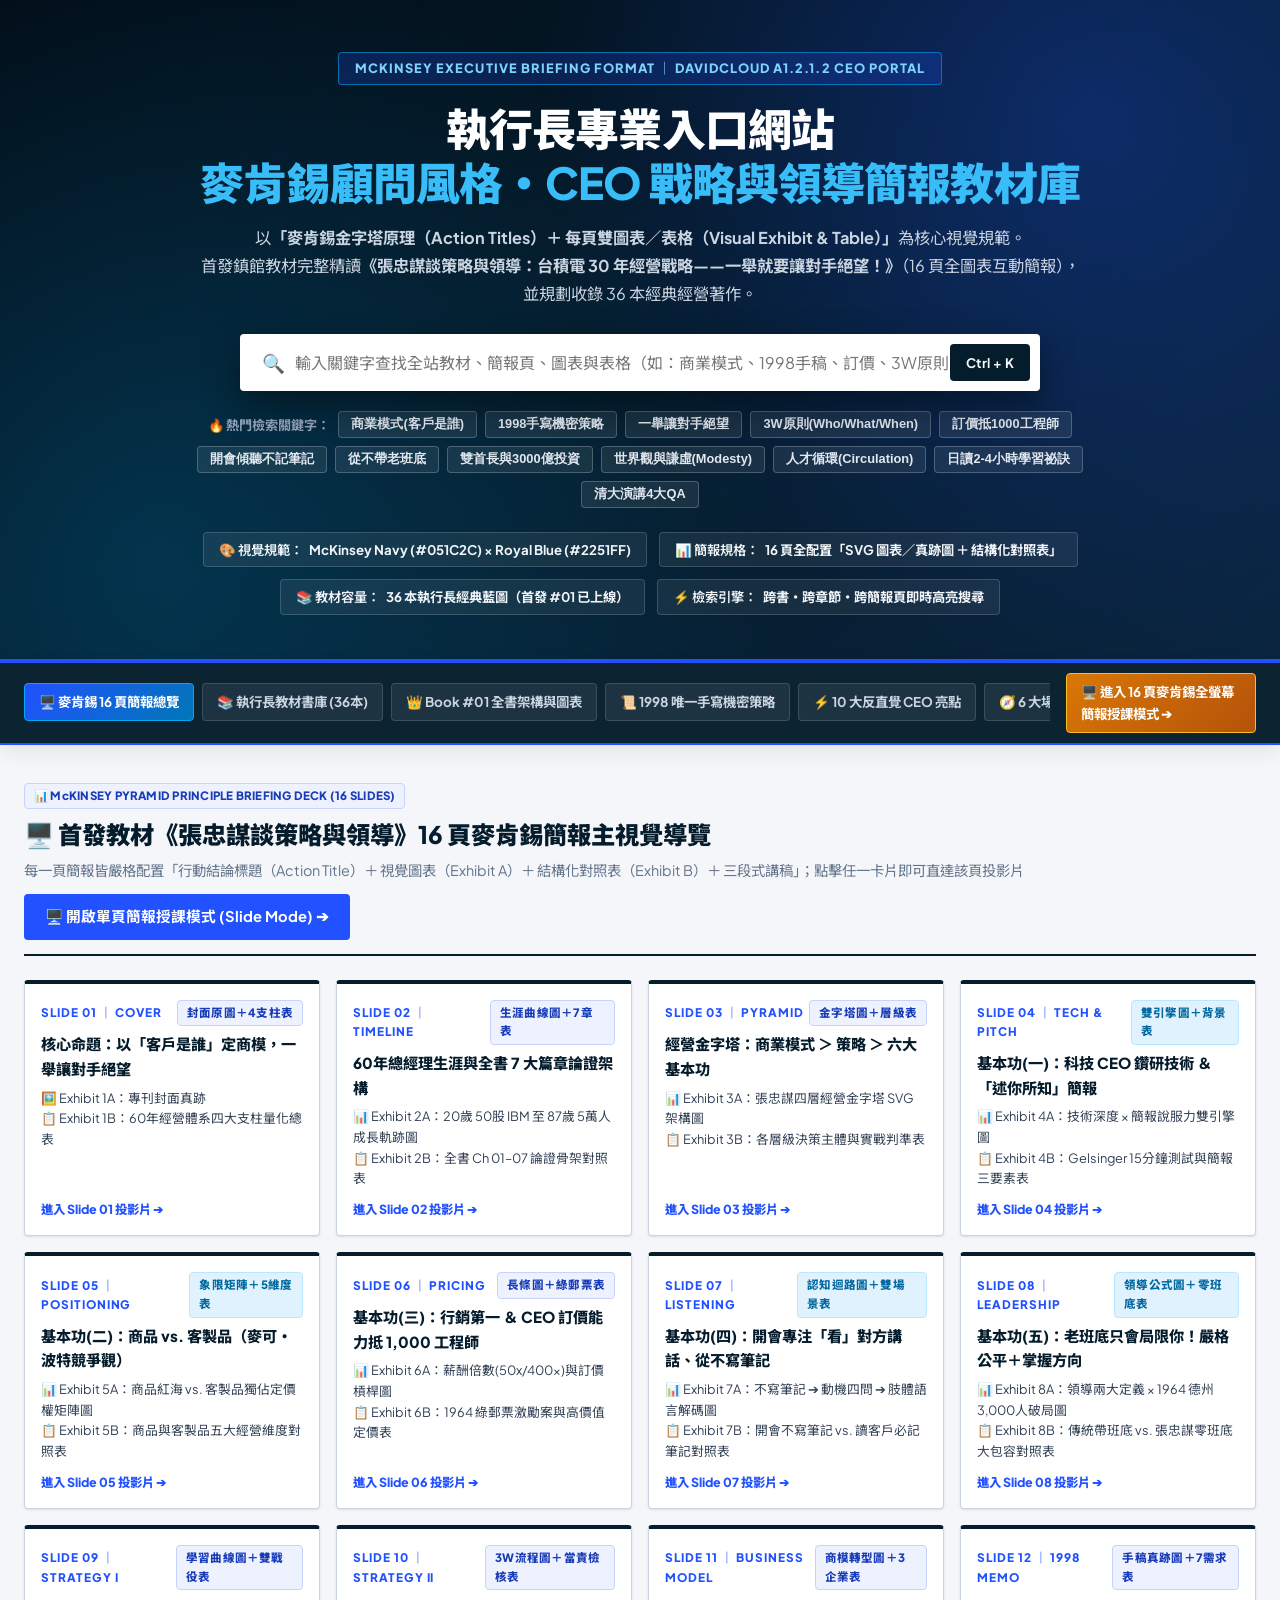
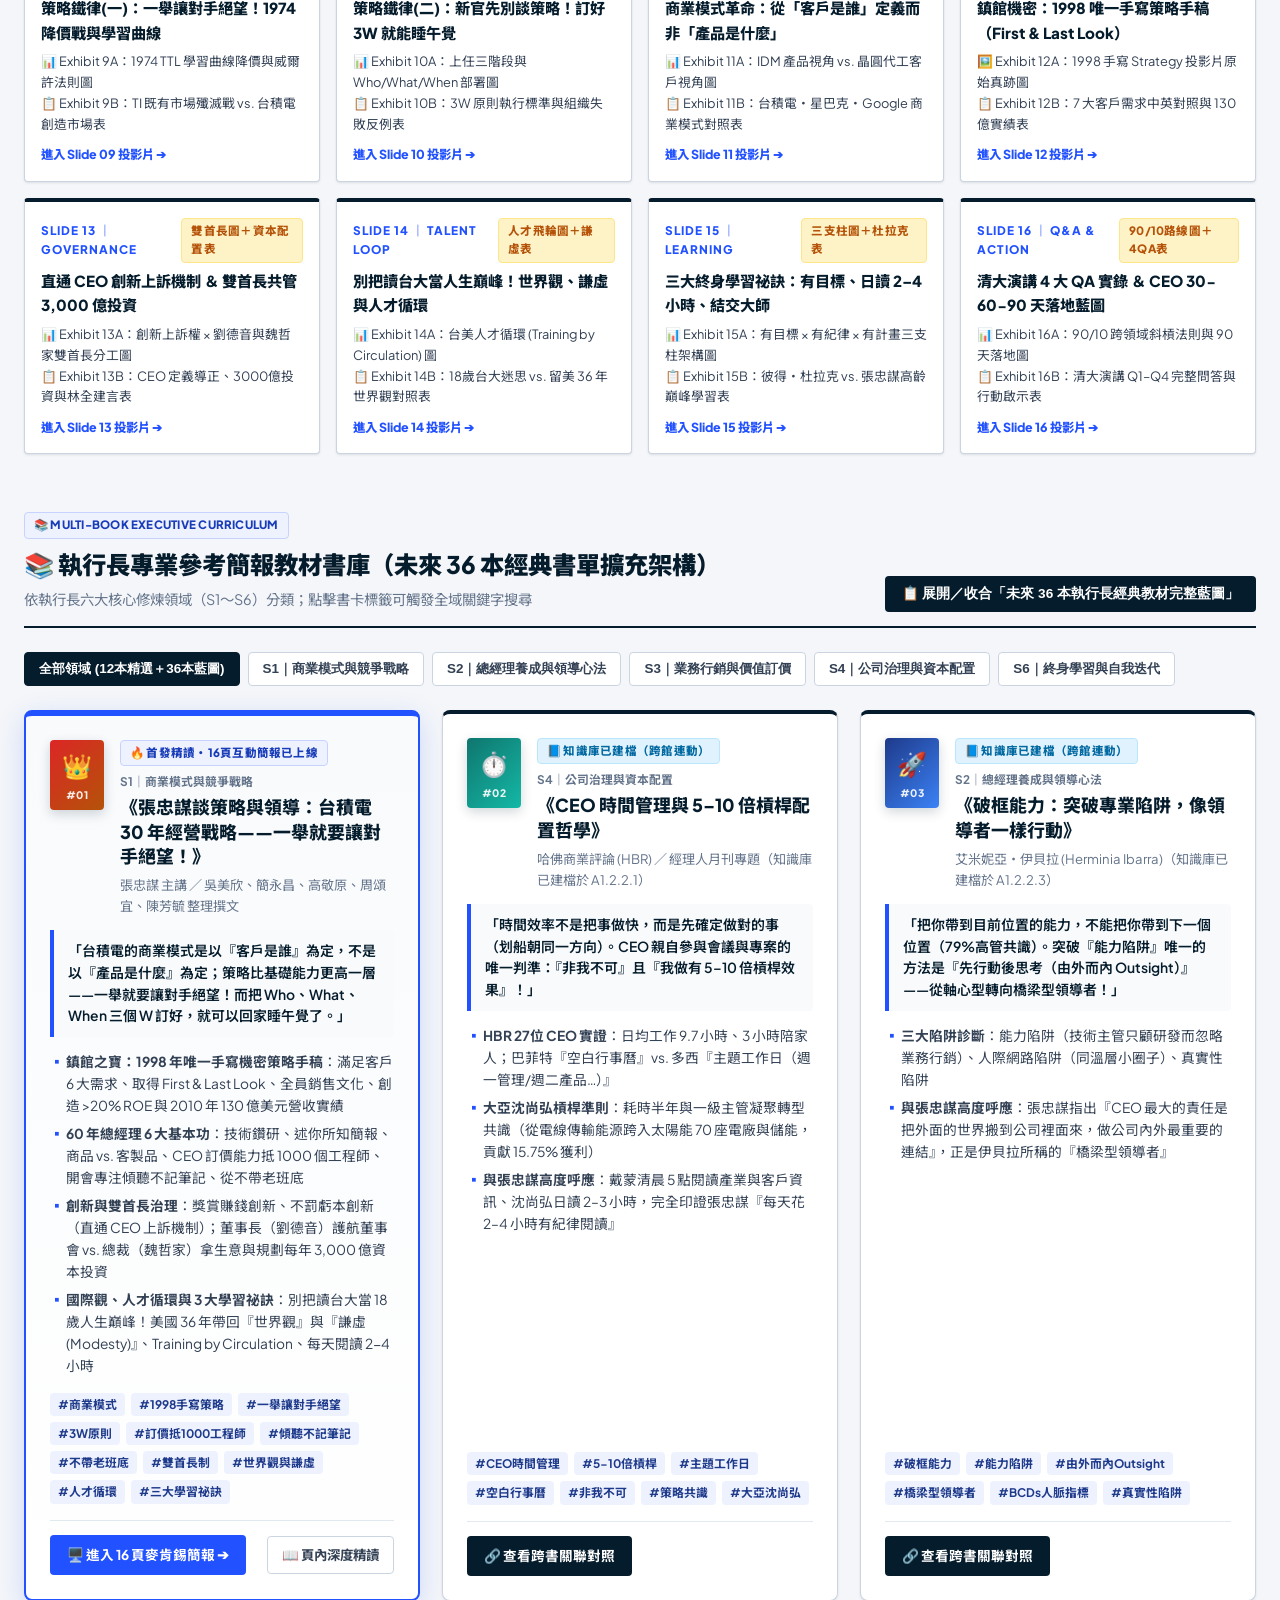
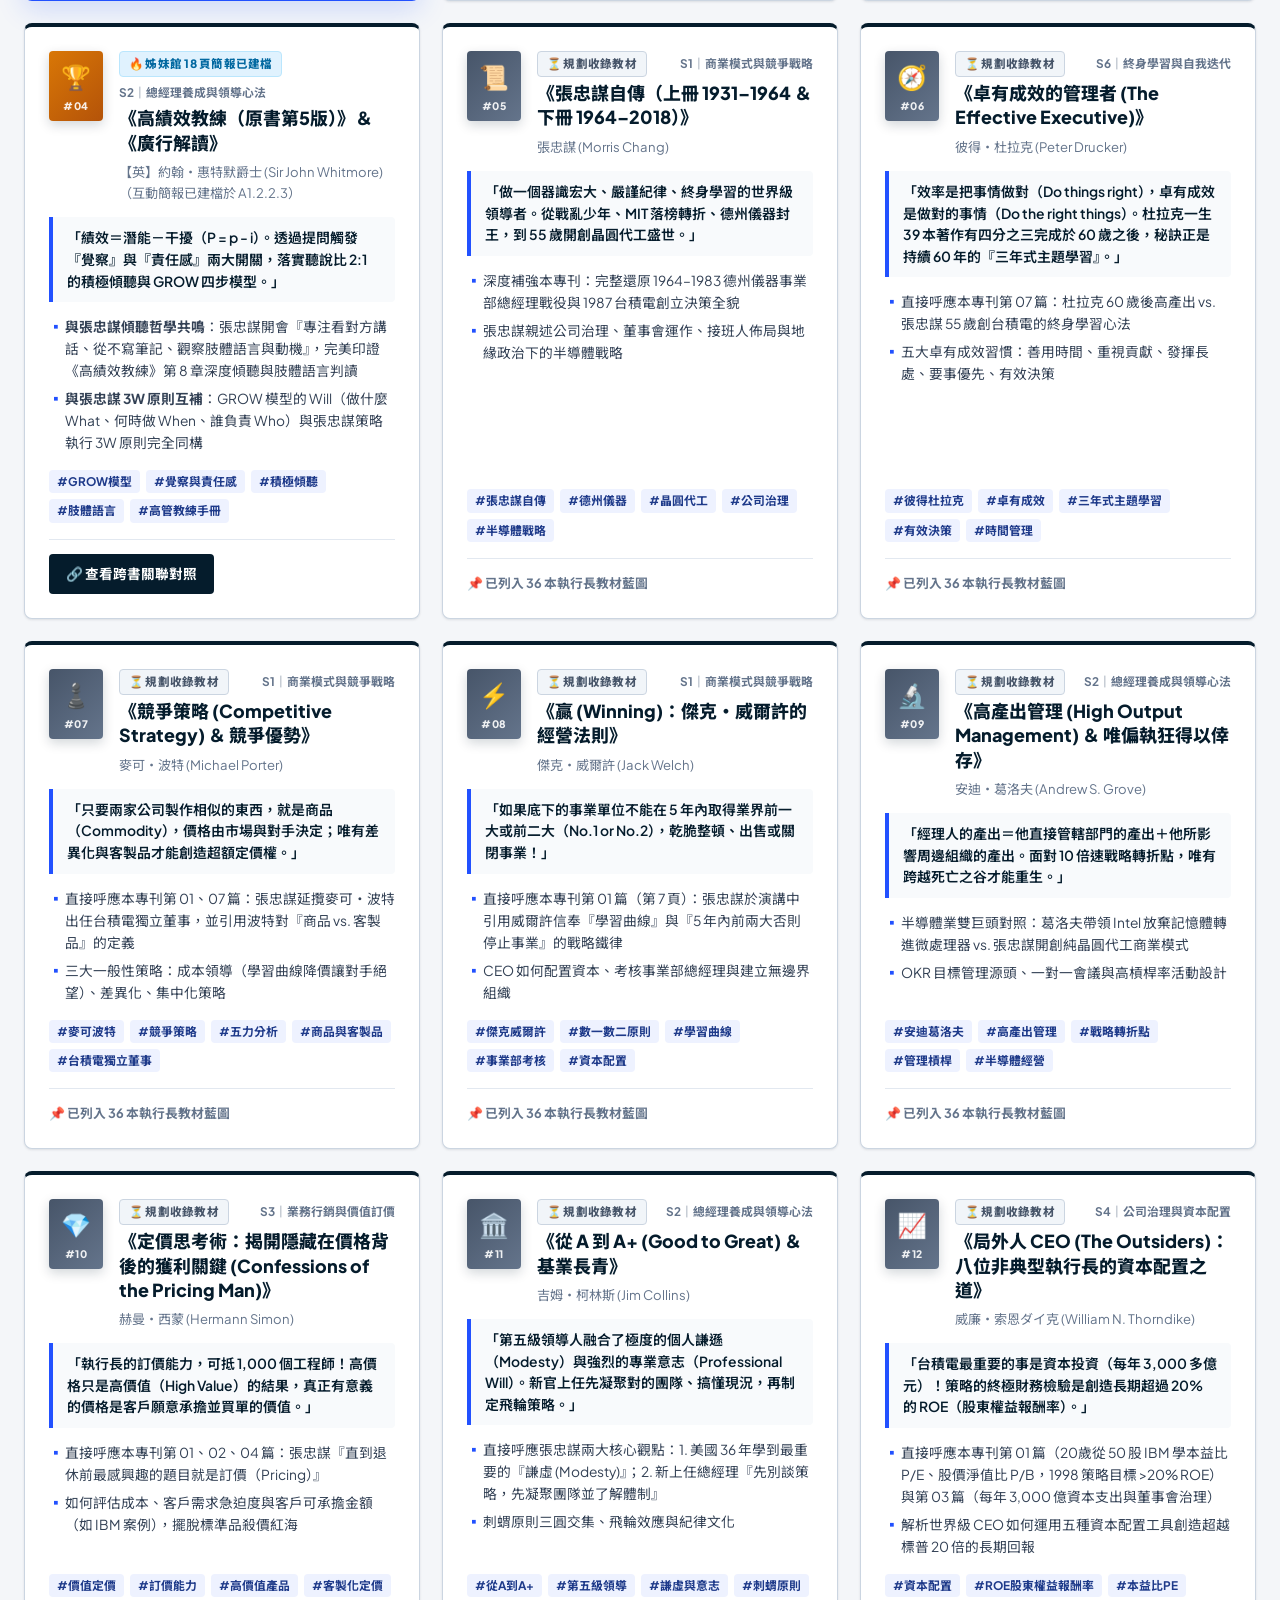
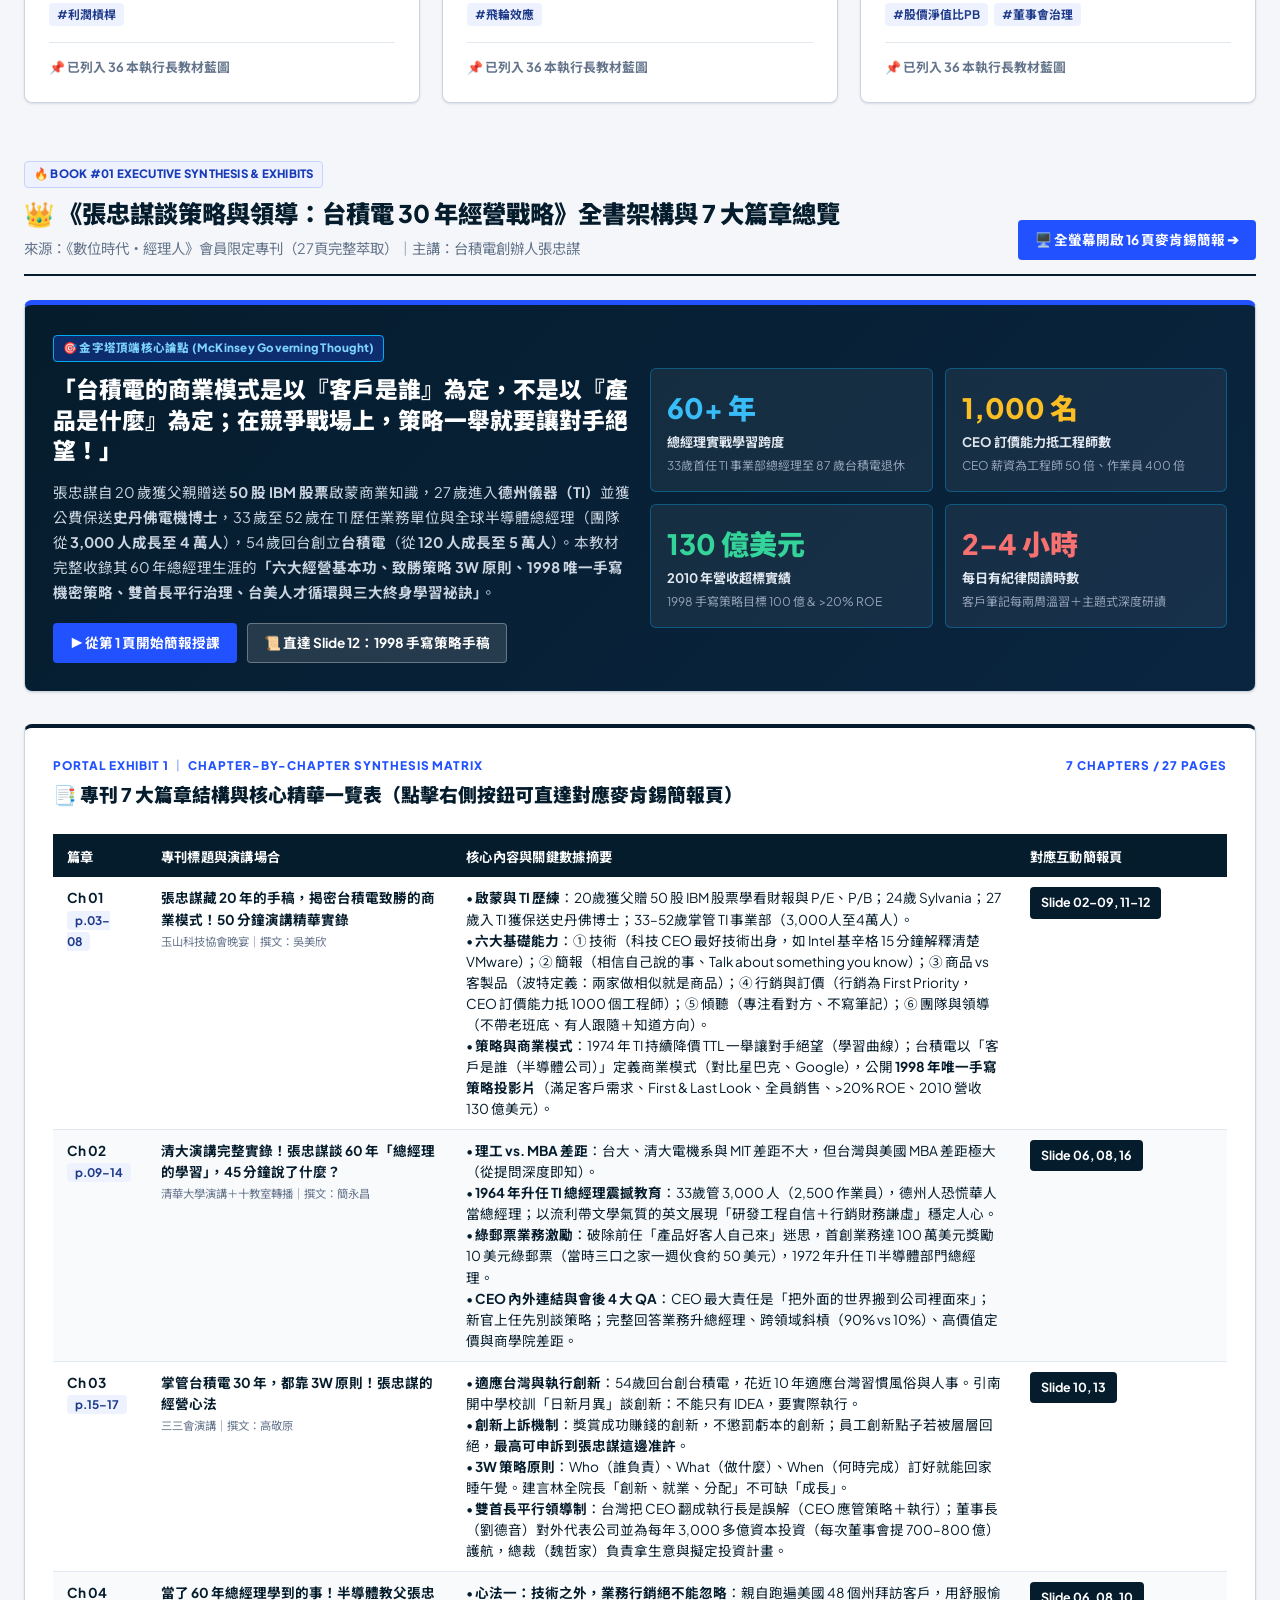
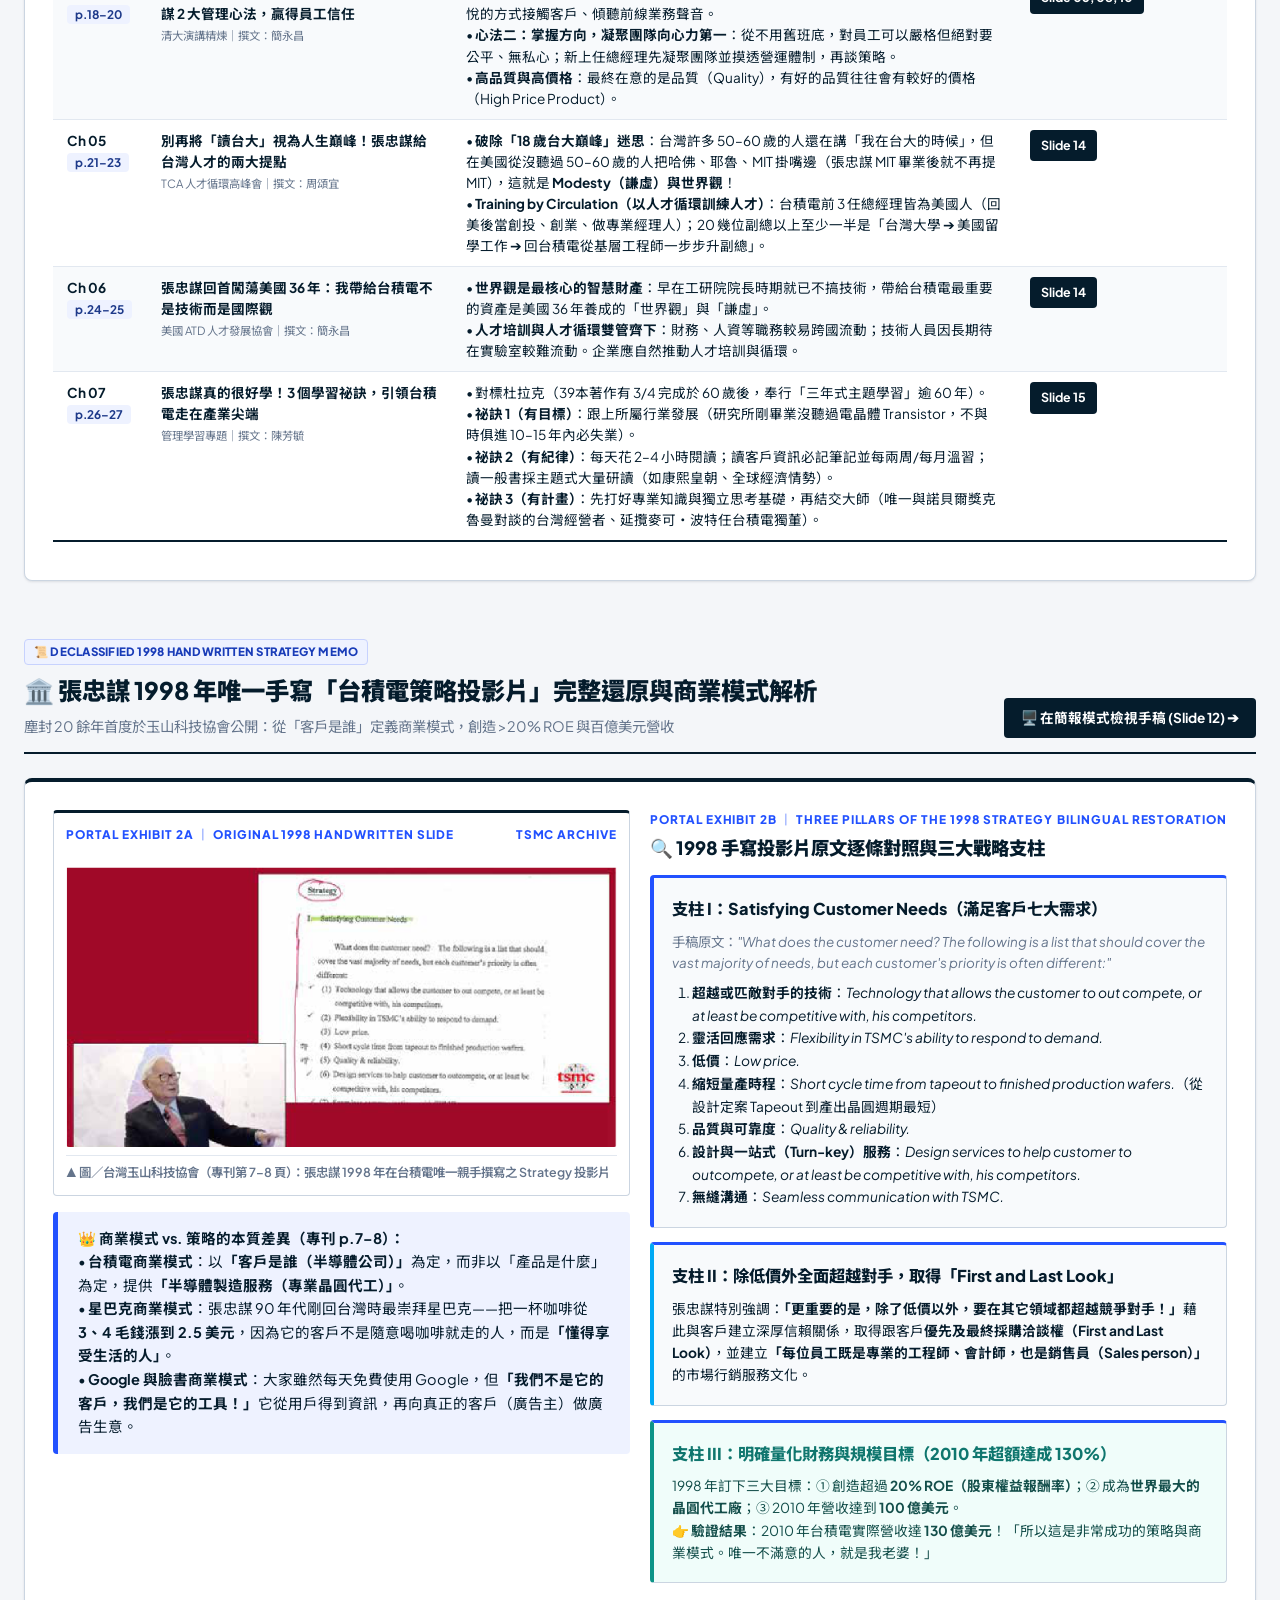
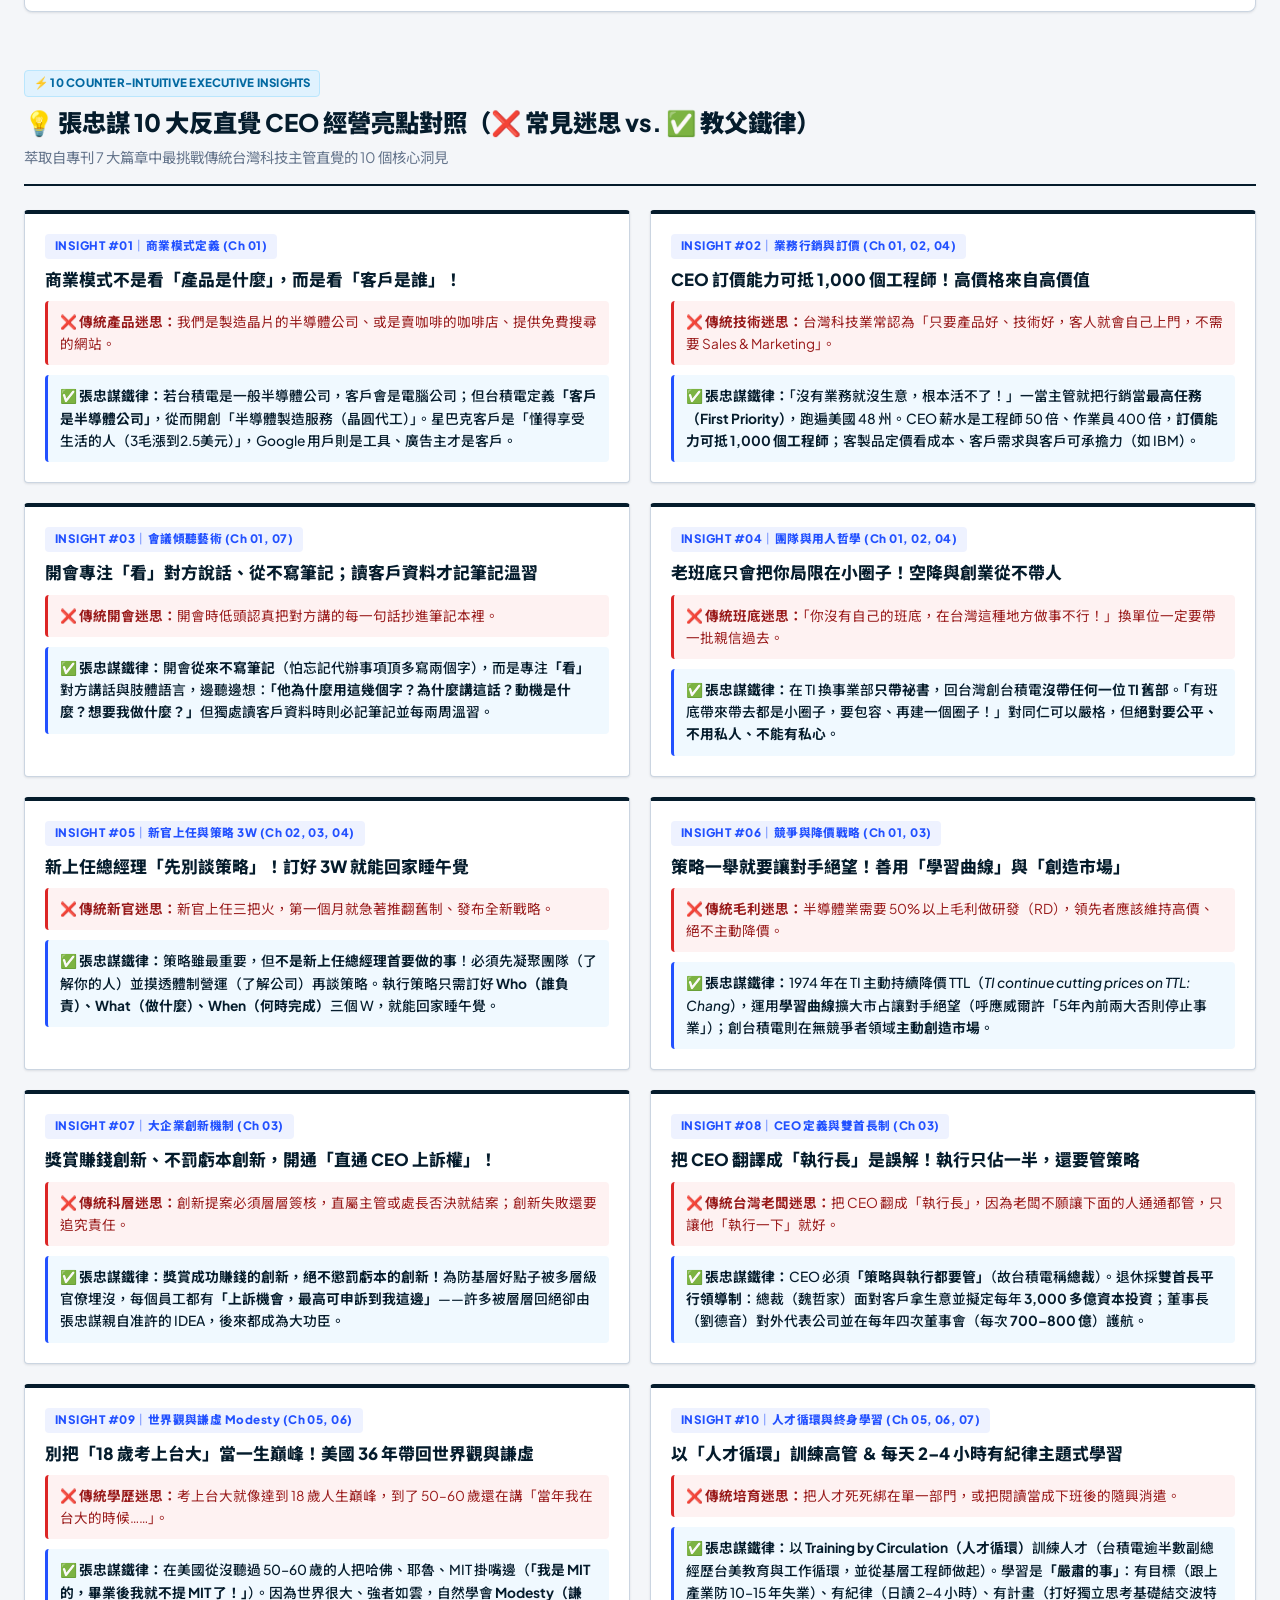
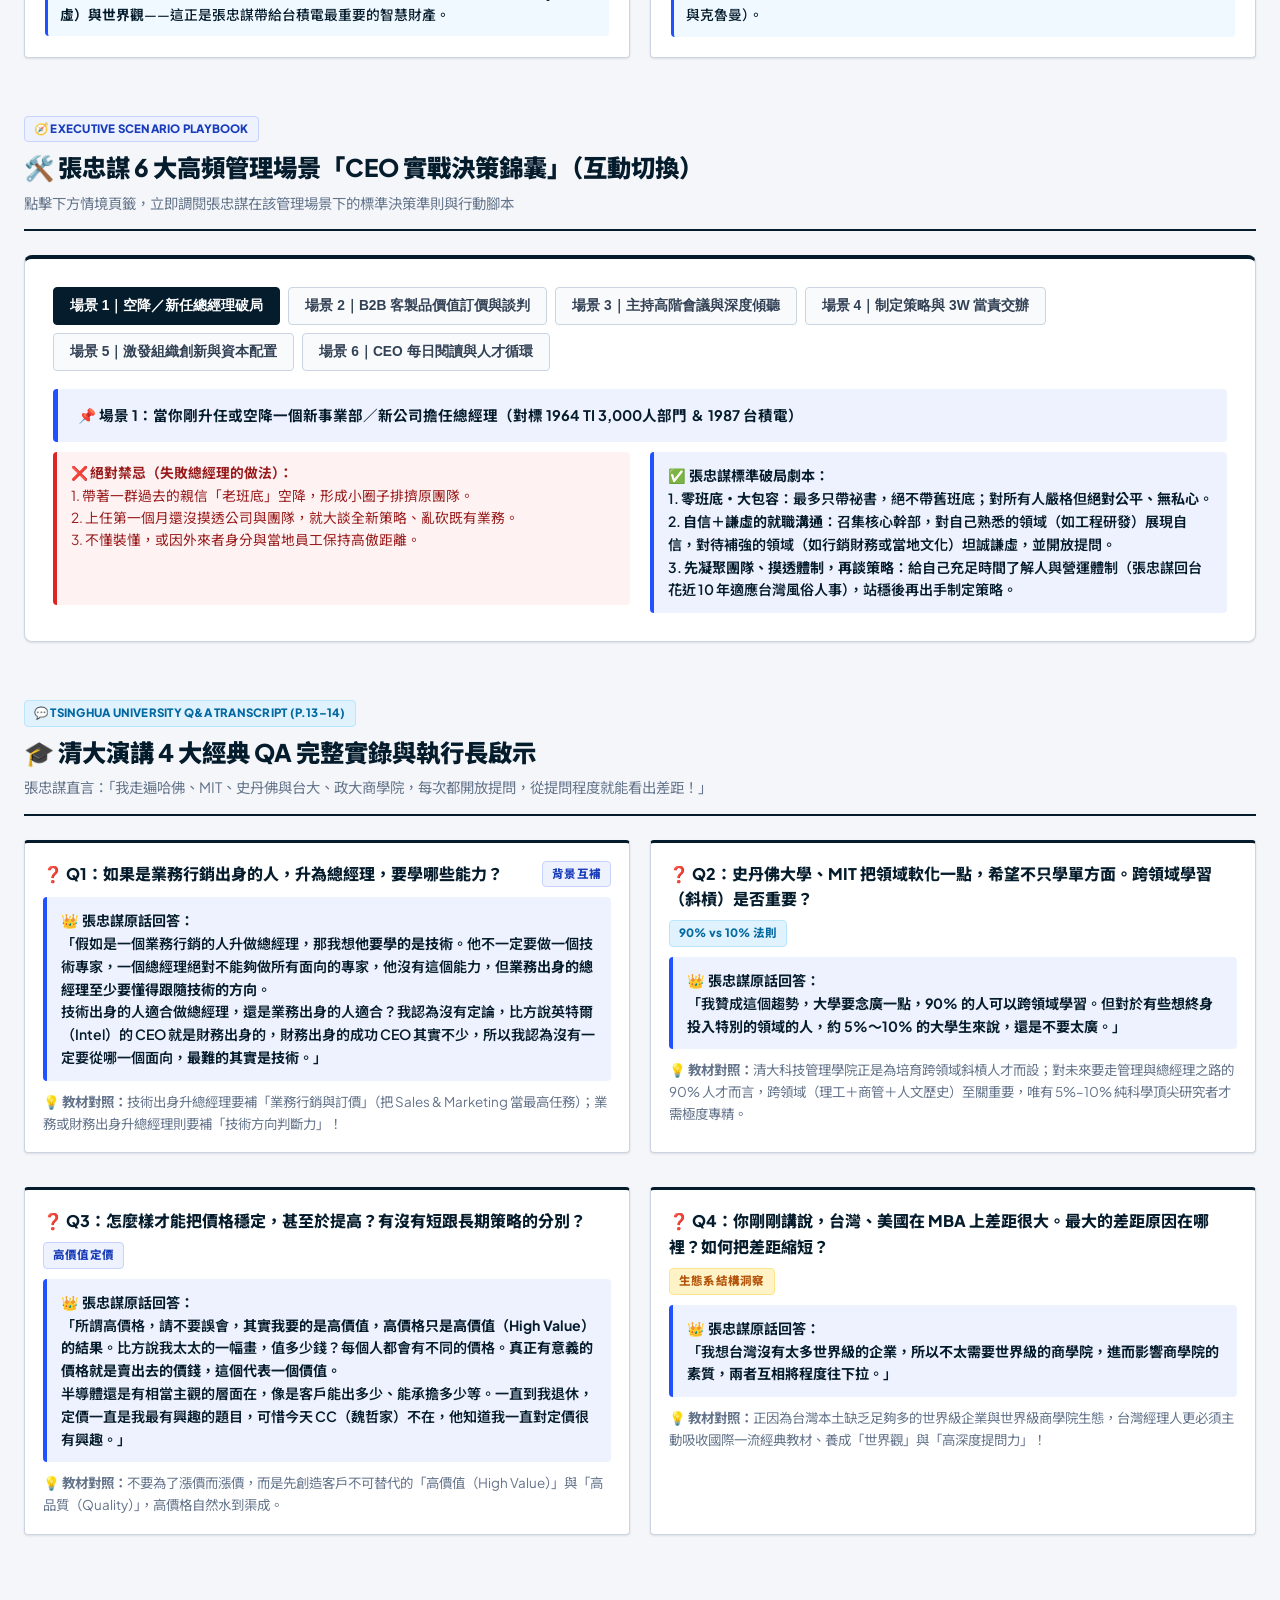
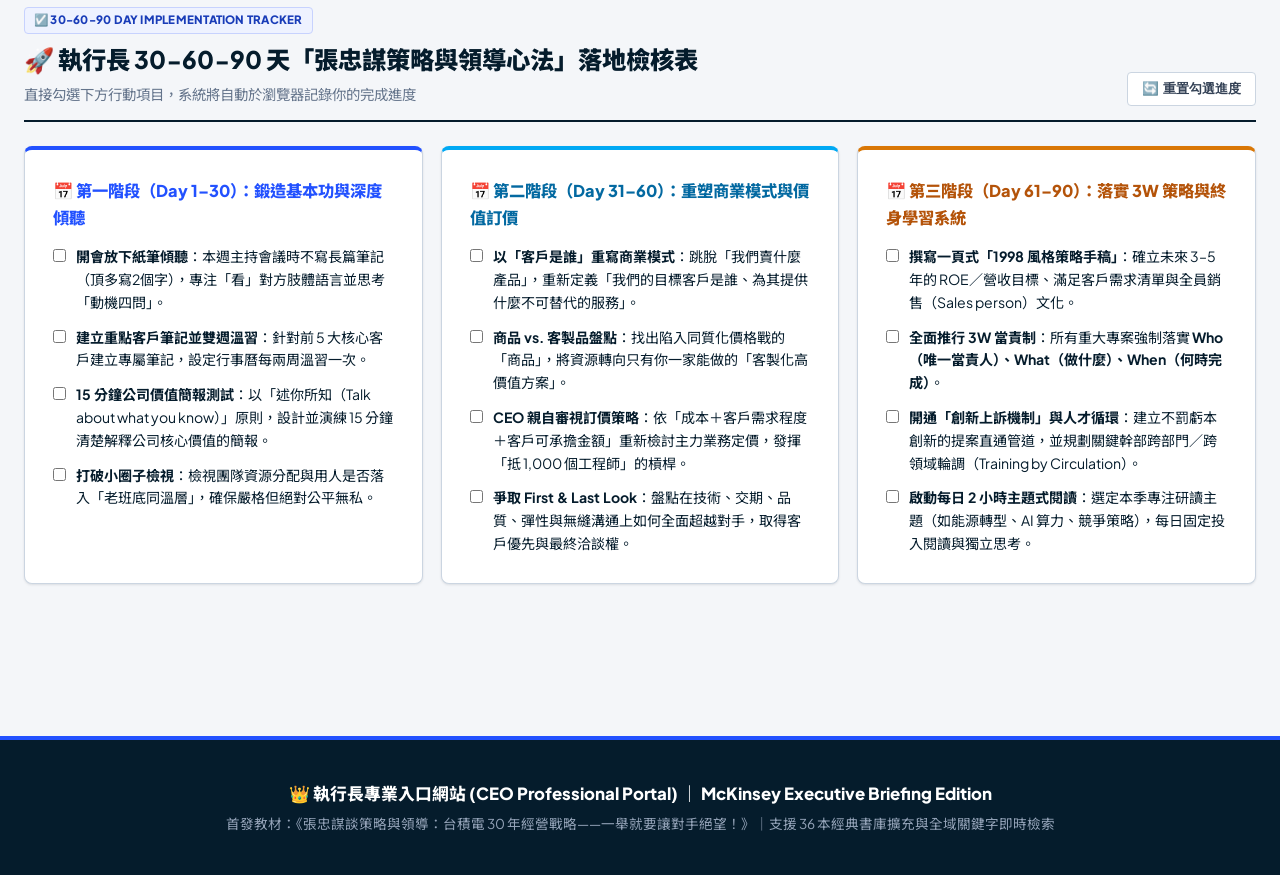
<file: index.html>
<!DOCTYPE html>
<html lang="zh-Hant">
<head>
  <meta charset="UTF-8">
  <meta name="viewport" content="width=device-width, initial-scale=1.0">
  <title>執行長專業入口網站 (CEO Professional Portal)｜麥肯錫風格戰略與領導簡報教材庫</title>
  <meta name="description" content="大衛雲執行長專業入口網站：採用麥肯錫顧問簡報風格（金字塔原理行動標題＋全圖表與表格輔助），收錄《張忠謀談策略與領導：台積電30年經營戰略》等36本世界級CEO必讀經典教材，具備全域關鍵字即時檢索。">
  <link rel="preconnect" href="https://fonts.googleapis.com">
  <link rel="preconnect" href="https://fonts.gstatic.com" crossorigin>
  <link href="https://fonts.googleapis.com/css2?family=Noto+Sans+TC:wght@400;500;700;800;900&family=Outfit:wght@500;600;700;800&family=Plus+Jakarta+Sans:wght@500;600;700;800&display=swap" rel="stylesheet">
  <link rel="stylesheet" href="styles.css">
</head>
<body>

  <!-- ==================== HERO & GLOBAL SEARCH (MCKINSEY NAVY & ELECTRIC BLUE) ==================== -->
  <header class="portal-hero">
    <div class="hero-eyebrow">McKINSEY EXECUTIVE BRIEFING FORMAT ｜ DAVIDCLOUD A1.2.1.2 CEO PORTAL</div>
    <h1>執行長專業入口網站<br><span class="accent">麥肯錫顧問風格・CEO 戰略與領導簡報教材庫</span></h1>
    <p class="hero-desc">
      以<strong>「麥肯錫金字塔原理（Action Titles）＋ 每頁雙圖表／表格（Visual Exhibit & Table）」</strong>為核心視覺規範。<br>
      首發鎮館教材完整精讀<strong>《張忠謀談策略與領導：台積電 30 年經營戰略——一舉就要讓對手絕望！》</strong>（16 頁全圖表互動簡報），並規劃收錄 36 本經典經營著作。
    </p>

    <!-- Global Keyword Search Bar -->
    <div class="hero-search-container">
      <div class="hero-search-box">
        <span class="hero-search-icon">🔍</span>
        <input type="text" id="globalSearchInput" placeholder="輸入關鍵字查找全站教材、簡報頁、圖表與表格（如：商業模式、1998手稿、訂價、3W原則、老班底、傾聽、雙首長、台大...）" autocomplete="off">
        <button id="btnClearSearch" class="hero-search-clear">✕ 清除</button>
        <span class="hero-search-kbd">Ctrl + K</span>
      </div>
    </div>

    <!-- Hot Keyword Quick Tags -->
    <div class="hot-tags-wrap">
      <span class="hot-tag-label">🔥 熱門檢索關鍵字：</span>
      <button class="hot-tag-btn" data-kw="商業模式">商業模式(客戶是誰)</button>
      <button class="hot-tag-btn" data-kw="1998">1998手寫機密策略</button>
      <button class="hot-tag-btn" data-kw="一舉就要讓對手絕望">一舉讓對手絕望</button>
      <button class="hot-tag-btn" data-kw="3W">3W原則(Who/What/When)</button>
      <button class="hot-tag-btn" data-kw="1000">訂價抵1000工程師</button>
      <button class="hot-tag-btn" data-kw="筆記">開會傾聽不記筆記</button>
      <button class="hot-tag-btn" data-kw="班底">從不帶老班底</button>
      <button class="hot-tag-btn" data-kw="雙首長">雙首長與3000億投資</button>
      <button class="hot-tag-btn" data-kw="世界觀">世界觀與謙虛(Modesty)</button>
      <button class="hot-tag-btn" data-kw="循環">人才循環(Circulation)</button>
      <button class="hot-tag-btn" data-kw="學習">日讀2-4小時學習祕訣</button>
      <button class="hot-tag-btn" data-kw="QA">清大演講4大QA</button>
    </div>

    <!-- Hero Stats Badges -->
    <div class="hero-badges">
      <span class="hero-badge">🎨 視覺規範：<strong>McKinsey Navy (#051C2C) × Royal Blue (#2251FF)</strong></span>
      <span class="hero-badge">📊 簡報規格：<strong>16 頁全配置「SVG 圖表／真跡圖 ＋ 結構化對照表」</strong></span>
      <span class="hero-badge">📚 教材容量：<strong>36 本執行長經典藍圖（首發 #01 已上線）</strong></span>
      <span class="hero-badge">⚡ 檢索引擎：<strong>跨書・跨章節・跨簡報頁即時高亮搜尋</strong></span>
    </div>
  </header>

  <!-- ==================== STICKY TOP NAVIGATION ==================== -->
  <nav class="portal-nav">
    <div class="portal-nav-links">
      <a href="#mck-deck-section" class="nav-pill highlight">🖥️ 麥肯錫 16 頁簡報總覽</a>
      <a href="#library-section" class="nav-pill">📚 執行長教材書庫 (36本)</a>
      <a href="#book01-summary-section" class="nav-pill">👑 Book #01 全書架構與圖表</a>
      <a href="#book01-memo-section" class="nav-pill">📜 1998 唯一手寫機密策略</a>
      <a href="#book01-insights-section" class="nav-pill">⚡ 10 大反直覺 CEO 亮點</a>
      <a href="#book01-playbook-section" class="nav-pill">🧭 6 大場景 CEO 決策錦囊</a>
      <a href="#book01-qa-section" class="nav-pill">💬 清大演講 4 大 QA</a>
      <a href="#action-90d-section" class="nav-pill">☑️ 30-60-90天落地表</a>
    </div>
    <div>
      <a href="book-morris-chang-strategy-leadership.html" class="nav-pill slide-cta">🖥️ 進入 16 頁麥肯錫全螢幕簡報授課模式 ➔</a>
    </div>
  </nav>

  <!-- ==================== MAIN PORTAL CONTENT ==================== -->
  <main class="portal-container">

    <!-- 1. DYNAMIC GLOBAL SEARCH RESULTS PANEL -->
    <section id="searchResultsPanel" class="search-results-panel">
      <div class="search-results-header">
        <div>
          <h2 style="font-size: 1.25rem; font-weight: 900; color: var(--mck-navy);">
            🔍 全域關鍵字檢索結果：<span id="searchQueryLabel" style="color: var(--mck-blue);"></span>
          </h2>
          <p id="searchCountLabel" style="font-size: 0.86rem; color: var(--text-muted); margin-top: 2px;"></p>
        </div>
        <button id="btnCloseSearchPanel" class="domain-btn" style="background:#F1F5F9;">✕ 關閉搜尋面板</button>
      </div>
      <div id="searchResultsGrid" class="search-results-grid"></div>
    </section>

    <!-- ==================== SECTION 0: MCKINSEY 16-SLIDE BRIEFING DECK GALLERY ==================== -->
    <section id="mck-deck-section" style="margin-bottom: 56px;">
      <div class="section-title-wrap">
        <div>
          <span class="priority-badge badge-p1" style="margin-bottom: 6px;">📊 McKINSEY PYRAMID PRINCIPLE BRIEFING DECK (16 SLIDES)</span>
          <h2 class="section-title">🖥️ 首發教材《張忠謀談策略與領導》16 頁麥肯錫簡報主視覺導覽</h2>
          <span class="section-subtitle">每一頁簡報皆嚴格配置「行動結論標題（Action Title）＋ 視覺圖表（Exhibit A）＋ 結構化對照表（Exhibit B）＋ 三段式講稿」；點擊任一卡片即可直達該頁投影片</span>
        </div>
        <div style="display:flex; gap:10px; flex-wrap:wrap;">
          <a href="book-morris-chang-strategy-leadership.html" class="btn-read-slides" style="background: var(--mck-blue); padding: 10px 20px; font-size: 0.92rem;">
            🖥️ 開啟單頁簡報授課模式 (Slide Mode) ➔
          </a>
        </div>
      </div>

      <div class="mck-slide-strip">
        <a href="book-morris-chang-strategy-leadership.html#slide-cover" class="mck-mini-slide">
          <div>
            <div class="mck-exhibit-label"><span>SLIDE 01 ｜ COVER</span><span class="priority-badge badge-p1">封面原圖＋4支柱表</span></div>
            <div style="font-weight:800; font-size:0.95rem; color:var(--mck-navy); margin:6px 0;">核心命題：以「客戶是誰」定商模，一舉讓對手絕望</div>
            <p style="font-size:0.8rem; color:var(--text-secondary);">🖼️ Exhibit 1A：專刊封面真跡<br>📋 Exhibit 1B：60年經營體系四大支柱量化總表</p>
          </div>
          <span style="font-size:0.78rem; font-weight:800; color:var(--mck-blue);">進入 Slide 01 投影片 ➔</span>
        </a>

        <a href="book-morris-chang-strategy-leadership.html#slide-career-timeline" class="mck-mini-slide">
          <div>
            <div class="mck-exhibit-label"><span>SLIDE 02 ｜ TIMELINE</span><span class="priority-badge badge-p1">生涯曲線圖＋7章表</span></div>
            <div style="font-weight:800; font-size:0.95rem; color:var(--mck-navy); margin:6px 0;">60年總經理生涯與全書 7 大篇章論證架構</div>
            <p style="font-size:0.8rem; color:var(--text-secondary);">📊 Exhibit 2A：20歲 50股 IBM 至 87歲 5萬人成長軌跡圖<br>📋 Exhibit 2B：全書 Ch 01–07 論證骨架對照表</p>
          </div>
          <span style="font-size:0.78rem; font-weight:800; color:var(--mck-blue);">進入 Slide 02 投影片 ➔</span>
        </a>

        <a href="book-morris-chang-strategy-leadership.html#slide-pyramid" class="mck-mini-slide">
          <div>
            <div class="mck-exhibit-label"><span>SLIDE 03 ｜ PYRAMID</span><span class="priority-badge badge-p1">金字塔圖＋層級表</span></div>
            <div style="font-weight:800; font-size:0.95rem; color:var(--mck-navy); margin:6px 0;">經營金字塔：商業模式 ＞ 策略 ＞ 六大基本功</div>
            <p style="font-size:0.8rem; color:var(--text-secondary);">📊 Exhibit 3A：張忠謀四層經營金字塔 SVG 架構圖<br>📋 Exhibit 3B：各層級決策主體與實戰判準表</p>
          </div>
          <span style="font-size:0.78rem; font-weight:800; color:var(--mck-blue);">進入 Slide 03 投影片 ➔</span>
        </a>

        <a href="book-morris-chang-strategy-leadership.html#slide-tech-presentation" class="mck-mini-slide">
          <div>
            <div class="mck-exhibit-label"><span>SLIDE 04 ｜ TECH & PITCH</span><span class="priority-badge badge-p2">雙引擎圖＋背景表</span></div>
            <div style="font-weight:800; font-size:0.95rem; color:var(--mck-navy); margin:6px 0;">基本功(一)：科技 CEO 鑽研技術 ＆「述你所知」簡報</div>
            <p style="font-size:0.8rem; color:var(--text-secondary);">📊 Exhibit 4A：技術深度 × 簡報說服力雙引擎圖<br>📋 Exhibit 4B：Gelsinger 15分鐘測試與簡報三要素表</p>
          </div>
          <span style="font-size:0.78rem; font-weight:800; color:var(--mck-blue);">進入 Slide 04 投影片 ➔</span>
        </a>

        <a href="book-morris-chang-strategy-leadership.html#slide-commodity-custom" class="mck-mini-slide">
          <div>
            <div class="mck-exhibit-label"><span>SLIDE 05 ｜ POSITIONING</span><span class="priority-badge badge-p2">象限矩陣＋5維度表</span></div>
            <div style="font-weight:800; font-size:0.95rem; color:var(--mck-navy); margin:6px 0;">基本功(二)：商品 vs. 客製品（麥可・波特競爭觀）</div>
            <p style="font-size:0.8rem; color:var(--text-secondary);">📊 Exhibit 5A：商品紅海 vs. 客製品獨佔定價權矩陣圖<br>📋 Exhibit 5B：商品與客製品五大經營維度對照表</p>
          </div>
          <span style="font-size:0.78rem; font-weight:800; color:var(--mck-blue);">進入 Slide 05 投影片 ➔</span>
        </a>

        <a href="book-morris-chang-strategy-leadership.html#slide-marketing-pricing" class="mck-mini-slide">
          <div>
            <div class="mck-exhibit-label"><span>SLIDE 06 ｜ PRICING</span><span class="priority-badge badge-p1">長條圖＋綠郵票表</span></div>
            <div style="font-weight:800; font-size:0.95rem; color:var(--mck-navy); margin:6px 0;">基本功(三)：行銷第一 ＆ CEO 訂價能力抵 1,000 工程師</div>
            <p style="font-size:0.8rem; color:var(--text-secondary);">📊 Exhibit 6A：薪酬倍數(50x/400x)與訂價槓桿圖<br>📋 Exhibit 6B：1964 綠郵票激勵案與高價值定價表</p>
          </div>
          <span style="font-size:0.78rem; font-weight:800; color:var(--mck-blue);">進入 Slide 06 投影片 ➔</span>
        </a>

        <a href="book-morris-chang-strategy-leadership.html#slide-listening" class="mck-mini-slide">
          <div>
            <div class="mck-exhibit-label"><span>SLIDE 07 ｜ LISTENING</span><span class="priority-badge badge-p2">認知迴路圖＋雙場景表</span></div>
            <div style="font-weight:800; font-size:0.95rem; color:var(--mck-navy); margin:6px 0;">基本功(四)：開會專注「看」對方講話、從不寫筆記</div>
            <p style="font-size:0.8rem; color:var(--text-secondary);">📊 Exhibit 7A：不寫筆記 ➔ 動機四問 ➔ 肢體語言解碼圖<br>📋 Exhibit 7B：開會不寫筆記 vs. 讀客戶必記筆記對照表</p>
          </div>
          <span style="font-size:0.78rem; font-weight:800; color:var(--mck-blue);">進入 Slide 07 投影片 ➔</span>
        </a>

        <a href="book-morris-chang-strategy-leadership.html#slide-leadership-team" class="mck-mini-slide">
          <div>
            <div class="mck-exhibit-label"><span>SLIDE 08 ｜ LEADERSHIP</span><span class="priority-badge badge-p2">領導公式圖＋零班底表</span></div>
            <div style="font-weight:800; font-size:0.95rem; color:var(--mck-navy); margin:6px 0;">基本功(五)：老班底只會局限你！嚴格公平＋掌握方向</div>
            <p style="font-size:0.8rem; color:var(--text-secondary);">📊 Exhibit 8A：領導兩大定義 × 1964 德州 3,000人破局圖<br>📋 Exhibit 8B：傳統帶班底 vs. 張忠謀零班底大包容對照表</p>
          </div>
          <span style="font-size:0.78rem; font-weight:800; color:var(--mck-blue);">進入 Slide 08 投影片 ➔</span>
        </a>

        <a href="book-morris-chang-strategy-leadership.html#slide-strategy-despair" class="mck-mini-slide">
          <div>
            <div class="mck-exhibit-label"><span>SLIDE 09 ｜ STRATEGY I</span><span class="priority-badge badge-p1">學習曲線圖＋雙戰役表</span></div>
            <div style="font-weight:800; font-size:0.95rem; color:var(--mck-navy); margin:6px 0;">策略鐵律(一)：一舉讓對手絕望！1974 降價戰與學習曲線</div>
            <p style="font-size:0.8rem; color:var(--text-secondary);">📊 Exhibit 9A：1974 TTL 學習曲線降價與威爾許法則圖<br>📋 Exhibit 9B：TI 既有市場殲滅戰 vs. 台積電創造市場表</p>
          </div>
          <span style="font-size:0.78rem; font-weight:800; color:var(--mck-blue);">進入 Slide 09 投影片 ➔</span>
        </a>

        <a href="book-morris-chang-strategy-leadership.html#slide-strategy-3w" class="mck-mini-slide">
          <div>
            <div class="mck-exhibit-label"><span>SLIDE 10 ｜ STRATEGY II</span><span class="priority-badge badge-p1">3W流程圖＋當責檢核表</span></div>
            <div style="font-weight:800; font-size:0.95rem; color:var(--mck-navy); margin:6px 0;">策略鐵律(二)：新官先別談策略！訂好 3W 就能睡午覺</div>
            <p style="font-size:0.8rem; color:var(--text-secondary);">📊 Exhibit 10A：上任三階段與 Who/What/When 部署圖<br>📋 Exhibit 10B：3W 原則執行標準與組織失敗反例表</p>
          </div>
          <span style="font-size:0.78rem; font-weight:800; color:var(--mck-blue);">進入 Slide 10 投影片 ➔</span>
        </a>

        <a href="book-morris-chang-strategy-leadership.html#slide-business-model" class="mck-mini-slide">
          <div>
            <div class="mck-exhibit-label"><span>SLIDE 11 ｜ BUSINESS MODEL</span><span class="priority-badge badge-p1">商模轉型圖＋3企業表</span></div>
            <div style="font-weight:800; font-size:0.95rem; color:var(--mck-navy); margin:6px 0;">商業模式革命：從「客戶是誰」定義而非「產品是什麼」</div>
            <p style="font-size:0.8rem; color:var(--text-secondary);">📊 Exhibit 11A：IDM 產品視角 vs. 晶圓代工客戶視角圖<br>📋 Exhibit 11B：台積電・星巴克・Google 商業模式對照表</p>
          </div>
          <span style="font-size:0.78rem; font-weight:800; color:var(--mck-blue);">進入 Slide 11 投影片 ➔</span>
        </a>

        <a href="book-morris-chang-strategy-leadership.html#slide-handwritten-1998" class="mck-mini-slide">
          <div>
            <div class="mck-exhibit-label"><span>SLIDE 12 ｜ 1998 MEMO</span><span class="priority-badge badge-p1">手稿真跡圖＋7需求表</span></div>
            <div style="font-weight:800; font-size:0.95rem; color:var(--mck-navy); margin:6px 0;">鎮館機密：1998 唯一手寫策略手稿（First & Last Look）</div>
            <p style="font-size:0.8rem; color:var(--text-secondary);">🖼️ Exhibit 12A：1998 手寫 Strategy 投影片原始真跡圖<br>📋 Exhibit 12B：7 大客戶需求中英對照與 130 億實績表</p>
          </div>
          <span style="font-size:0.78rem; font-weight:800; color:var(--mck-blue);">進入 Slide 12 投影片 ➔</span>
        </a>

        <a href="book-morris-chang-strategy-leadership.html#slide-innovation-governance" class="mck-mini-slide">
          <div>
            <div class="mck-exhibit-label"><span>SLIDE 13 ｜ GOVERNANCE</span><span class="priority-badge badge-p3">雙首長圖＋資本配置表</span></div>
            <div style="font-weight:800; font-size:0.95rem; color:var(--mck-navy); margin:6px 0;">直通 CEO 創新上訴機制 ＆ 雙首長共管 3,000 億投資</div>
            <p style="font-size:0.8rem; color:var(--text-secondary);">📊 Exhibit 13A：創新上訴權 × 劉德音與魏哲家雙首長分工圖<br>📋 Exhibit 13B：CEO 定義導正、3000億投資與林全建言表</p>
          </div>
          <span style="font-size:0.78rem; font-weight:800; color:var(--mck-blue);">進入 Slide 13 投影片 ➔</span>
        </a>

        <a href="book-morris-chang-strategy-leadership.html#slide-global-talent" class="mck-mini-slide">
          <div>
            <div class="mck-exhibit-label"><span>SLIDE 14 ｜ TALENT LOOP</span><span class="priority-badge badge-p3">人才飛輪圖＋謙虛表</span></div>
            <div style="font-weight:800; font-size:0.95rem; color:var(--mck-navy); margin:6px 0;">別把讀台大當人生巔峰！世界觀、謙虛與人才循環</div>
            <p style="font-size:0.8rem; color:var(--text-secondary);">📊 Exhibit 14A：台美人才循環 (Training by Circulation) 圖<br>📋 Exhibit 14B：18歲台大迷思 vs. 留美 36 年世界觀對照表</p>
          </div>
          <span style="font-size:0.78rem; font-weight:800; color:var(--mck-blue);">進入 Slide 14 投影片 ➔</span>
        </a>

        <a href="book-morris-chang-strategy-leadership.html#slide-learning-secrets" class="mck-mini-slide">
          <div>
            <div class="mck-exhibit-label"><span>SLIDE 15 ｜ LEARNING</span><span class="priority-badge badge-p3">三支柱圖＋杜拉克表</span></div>
            <div style="font-weight:800; font-size:0.95rem; color:var(--mck-navy); margin:6px 0;">三大終身學習祕訣：有目標、日讀 2–4 小時、結交大師</div>
            <p style="font-size:0.8rem; color:var(--text-secondary);">📊 Exhibit 15A：有目標 × 有紀律 × 有計畫三支柱架構圖<br>📋 Exhibit 15B：彼得・杜拉克 vs. 張忠謀高齡巔峰學習表</p>
          </div>
          <span style="font-size:0.78rem; font-weight:800; color:var(--mck-blue);">進入 Slide 15 投影片 ➔</span>
        </a>

        <a href="book-morris-chang-strategy-leadership.html#slide-qa-action" class="mck-mini-slide">
          <div>
            <div class="mck-exhibit-label"><span>SLIDE 16 ｜ Q&A & ACTION</span><span class="priority-badge badge-p3">90/10路線圖＋4QA表</span></div>
            <div style="font-weight:800; font-size:0.95rem; color:var(--mck-navy); margin:6px 0;">清大演講 4 大 QA 實錄 ＆ CEO 30-60-90 天落地藍圖</div>
            <p style="font-size:0.8rem; color:var(--text-secondary);">📊 Exhibit 16A：90/10 跨領域斜槓法則與 90 天落地圖<br>📋 Exhibit 16B：清大演講 Q1–Q4 完整問答與行動啟示表</p>
          </div>
          <span style="font-size:0.78rem; font-weight:800; color:var(--mck-blue);">進入 Slide 16 投影片 ➔</span>
        </a>
      </div>
    </section>

    <!-- ==================== SECTION 1: MULTI-BOOK LIBRARY & 36-BOOK ROADMAP ==================== -->
    <section id="library-section" style="margin-bottom: 56px;">
      <div class="section-title-wrap">
        <div>
          <span class="priority-badge badge-p1" style="margin-bottom: 6px;">📚 MULTI-BOOK EXECUTIVE CURRICULUM</span>
          <h2 class="section-title">📚 執行長專業參考簡報教材書庫（未來 36 本經典書單擴充架構）</h2>
          <span class="section-subtitle">依執行長六大核心修煉領域（S1～S6）分類；點擊書卡標籤可觸發全域關鍵字搜尋</span>
        </div>
        <button id="btnToggleRoadmap" class="btn-read-slides">
          📋 展開／收合「未來 36 本執行長經典教材完整藍圖」
        </button>
      </div>

      <!-- 6 Core CEO Domains Filter Bar -->
      <div class="domain-filter-bar">
        <button class="domain-btn active" data-domain="all">全部領域 (12本精選＋36本藍圖)</button>
        <button class="domain-btn" data-domain="S1">S1｜商業模式與競爭戰略</button>
        <button class="domain-btn" data-domain="S2">S2｜總經理養成與領導心法</button>
        <button class="domain-btn" data-domain="S3">S3｜業務行銷與價值訂價</button>
        <button class="domain-btn" data-domain="S4">S4｜公司治理與資本配置</button>
        <button class="domain-btn" data-domain="S6">S6｜終身學習與自我迭代</button>
      </div>

      <!-- Books Grid (Rendered from portal-data.js) -->
      <div id="booksGrid" class="books-grid"></div>

      <!-- 36-Book Curriculum Roadmap Collapsible Panel -->
      <div id="roadmapPanel" class="content-panel" style="display: none;">
        <div style="display: flex; justify-content: space-between; align-items: center; flex-wrap: wrap; gap: 12px; margin-bottom: 16px;">
          <div>
            <h3 style="font-size: 1.18rem; font-weight: 900; color: var(--mck-navy);">🗺️ 執行長專業 36 本參考簡報教材完整課程地圖（CEO Curriculum Roadmap）</h3>
            <p style="font-size: 0.86rem; color: var(--text-muted);">未來新增任何書籍 PDF 或筆記，皆自動掛載至本入口網站並納入上方全域關鍵字檢索</p>
          </div>
          <input type="text" id="roadmapFilterInput" placeholder="🔍 快速篩選 36 本書單（書名/作者/領域）..." style="padding: 8px 14px; border-radius: 4px; border: 1px solid var(--border-color); width: 280px; font-size: 0.85rem;">
        </div>
        <div class="table-responsive">
          <table class="custom-table">
            <thead>
              <tr>
                <th style="width: 8%;">編號</th>
                <th style="width: 20%;">CEO 修煉領域</th>
                <th style="width: 38%;">參考書籍／教材名稱</th>
                <th style="width: 18%;">作者／主講人</th>
                <th style="width: 16%;">教材狀態</th>
              </tr>
            </thead>
            <tbody id="roadmapTableBody"></tbody>
          </table>
        </div>
      </div>
    </section>

    <!-- ==================== SECTION 2: BOOK #01 DEEP SUMMARY & PYRAMID ==================== -->
    <section id="book01-summary-section" data-searchable="true" style="margin-bottom: 56px;">
      <div class="section-title-wrap">
        <div>
          <span class="priority-badge badge-p1" style="margin-bottom: 6px;">🔥 BOOK #01 EXECUTIVE SYNTHESIS & EXHIBITS</span>
          <h2 class="section-title">👑 《張忠謀談策略與領導：台積電 30 年經營戰略》全書架構與 7 大篇章總覽</h2>
          <span class="section-subtitle">來源：《數位時代・經理人》會員限定專刊（27頁完整萃取）｜主講：台積電創辦人張忠謀</span>
        </div>
        <a href="book-morris-chang-strategy-leadership.html" class="btn-read-slides" style="background: var(--mck-blue);">
          🖥️ 全螢幕開啟 16 頁麥肯錫簡報 ➔
        </a>
      </div>

      <!-- Executive Summary Banner -->
      <div class="content-panel" style="background: linear-gradient(135deg, #051C2C 0%, #0A2540 100%); color: #FFFFFF; border-top: 5px solid var(--mck-blue);">
        <div class="grid-2" style="align-items: center;">
          <div>
            <span class="priority-badge badge-p1" style="background: rgba(34,81,255,0.3); color: #7DD3FC; border-color: #00A9F4; margin-bottom: 12px;">
              🎯 金字塔頂端核心論點 (McKinsey Governing Thought)
            </span>
            <h3 style="font-size: 1.42rem; font-weight: 900; line-height: 1.35; margin-bottom: 14px; color: #FFFFFF;">
              「台積電的商業模式是以『客戶是誰』為定，不是以『產品是什麼』為定；在競爭戰場上，策略一舉就要讓對手絕望！」
            </h3>
            <p style="font-size: 0.91rem; color: #CBD5E1; line-height: 1.72; margin-bottom: 18px;">
              張忠謀自 20 歲獲父親贈送 <strong>50 股 IBM 股票</strong>啟蒙商業知識，27 歲進入<strong>德州儀器（TI）</strong>並獲公費保送<strong>史丹佛電機博士</strong>，33 歲至 52 歲在 TI 歷任業務單位與全球半導體總經理（團隊從 <strong>3,000 人成長至 4 萬人</strong>），54 歲回台創立<strong>台積電</strong>（從 <strong>120 人成長至 5 萬人</strong>）。本教材完整收錄其 60 年總經理生涯的<strong>「六大經營基本功、致勝策略 3W 原則、1998 唯一手寫機密策略、雙首長平行治理、台美人才循環與三大終身學習祕訣」</strong>。
            </p>
            <div style="display: flex; gap: 10px; flex-wrap: wrap;">
              <a href="book-morris-chang-strategy-leadership.html#slide-cover" class="btn-read-slides" style="background: var(--mck-blue);">▶ 從第 1 頁開始簡報授課</a>
              <a href="book-morris-chang-strategy-leadership.html#slide-handwritten-1998" class="btn-read-slides" style="background: rgba(255,255,255,0.12); border: 1px solid rgba(255,255,255,0.3);">📜 直達 Slide 12：1998 手寫策略手稿</a>
            </div>
          </div>
          <div class="grid-2" style="gap: 12px;">
            <div style="background: rgba(255,255,255,0.06); border: 1px solid rgba(0,169,244,0.35); border-radius: 6px; padding: 16px;">
              <div style="font-size: 1.75rem; font-weight: 900; color: #38BDF8;">60+ 年</div>
              <div style="font-size: 0.82rem; color: #E2E8F0; font-weight: 700;">總經理實戰學習跨度</div>
              <div style="font-size: 0.75rem; color: #94A3B8; margin-top: 4px;">33歲首任 TI 事業部總經理至 87 歲台積電退休</div>
            </div>
            <div style="background: rgba(255,255,255,0.06); border: 1px solid rgba(0,169,244,0.35); border-radius: 6px; padding: 16px;">
              <div style="font-size: 1.75rem; font-weight: 900; color: #FBBF24;">1,000 名</div>
              <div style="font-size: 0.82rem; color: #E2E8F0; font-weight: 700;">CEO 訂價能力抵工程師數</div>
              <div style="font-size: 0.75rem; color: #94A3B8; margin-top: 4px;">CEO 薪資為工程師 50 倍、作業員 400 倍</div>
            </div>
            <div style="background: rgba(255,255,255,0.06); border: 1px solid rgba(0,169,244,0.35); border-radius: 6px; padding: 16px;">
              <div style="font-size: 1.75rem; font-weight: 900; color: #34D399;">130 億美元</div>
              <div style="font-size: 0.82rem; color: #E2E8F0; font-weight: 700;">2010 年營收超標實績</div>
              <div style="font-size: 0.75rem; color: #94A3B8; margin-top: 4px;">1998 手寫策略目標 100 億＆ >20% ROE</div>
            </div>
            <div style="background: rgba(255,255,255,0.06); border: 1px solid rgba(0,169,244,0.35); border-radius: 6px; padding: 16px;">
              <div style="font-size: 1.75rem; font-weight: 900; color: #F87171;">2–4 小時</div>
              <div style="font-size: 0.82rem; color: #E2E8F0; font-weight: 700;">每日有紀律閱讀時數</div>
              <div style="font-size: 0.75rem; color: #94A3B8; margin-top: 4px;">客戶筆記每兩周溫習＋主題式深度研讀</div>
            </div>
          </div>
        </div>
      </div>

      <!-- 7 Chapters Full Table -->
      <div class="content-panel">
        <div class="mck-exhibit-label"><span>PORTAL EXHIBIT 1 ｜ CHAPTER-BY-CHAPTER SYNTHESIS MATRIX</span><span>7 CHAPTERS / 27 PAGES</span></div>
        <h3 style="font-size: 1.18rem; font-weight: 900; color: var(--mck-navy); margin-bottom: 14px;">
          📑 專刊 7 大篇章結構與核心精華一覽表（點擊右側按鈕可直達對應麥肯錫簡報頁）
        </h3>
        <div class="table-responsive">
          <table class="custom-table">
            <thead>
              <tr>
                <th style="width: 8%;">篇章</th>
                <th style="width: 26%;">專刊標題與演講場合</th>
                <th style="width: 48%;">核心內容與關鍵數據摘要</th>
                <th style="width: 18%;">對應互動簡報頁</th>
              </tr>
            </thead>
            <tbody>
              <tr>
                <td><strong>Ch 01</strong><br><span class="mini-tag">p.03–08</span></td>
                <td><strong>張忠謀藏 20 年的手稿，揭密台積電致勝的商業模式！50 分鐘演講精華實錄</strong><br><small style="color:var(--text-muted);">玉山科技協會晚宴｜撰文：吳美欣</small></td>
                <td>
                  • <strong>啟蒙與 TI 歷練</strong>：20歲獲父贈 50 股 IBM 股票學看財報與 P/E、P/B；24歲 Sylvania；27歲入 TI 獲保送史丹佛博士；33–52歲掌管 TI 事業部（3,000人至4萬人）。<br>
                  • <strong>六大基礎能力</strong>：① 技術（科技 CEO 最好技術出身，如 Intel 基辛格 15 分鐘解釋清楚 VMware）；② 簡報（相信自己說的事、Talk about something you know）；③ 商品 vs 客製品（波特定義：兩家做相似就是商品）；④ 行銷與訂價（行銷為 First Priority，CEO 訂價能力抵 1000 個工程師）；⑤ 傾聽（專注看對方、不寫筆記）；⑥ 團隊與領導（不帶老班底、有人跟隨＋知道方向）。<br>
                  • <strong>策略與商業模式</strong>：1974 年 TI 持續降價 TTL 一舉讓對手絕望（學習曲線）；台積電以「客戶是誰（半導體公司）」定義商業模式（對比星巴克、Google），公開 <strong>1998 年唯一手寫策略投影片</strong>（滿足客戶需求、First & Last Look、全員銷售、>20% ROE、2010 營收 130 億美元）。
                </td>
                <td>
                  <a href="book-morris-chang-strategy-leadership.html#slide-career-timeline" class="btn-read-slides" style="font-size:0.78rem; padding:5px 10px;">Slide 02–09, 11–12</a>
                </td>
              </tr>
              <tr>
                <td><strong>Ch 02</strong><br><span class="mini-tag">p.09–14</span></td>
                <td><strong>清大演講完整實錄！張忠謀談 60 年「總經理的學習」，45 分鐘說了什麼？</strong><br><small style="color:var(--text-muted);">清華大學演講＋十教室轉播｜撰文：簡永昌</small></td>
                <td>
                  • <strong>理工 vs. MBA 差距</strong>：台大、清大電機系與 MIT 差距不大，但台灣與美國 MBA 差距極大（從提問深度即知）。<br>
                  • <strong>1964 年升任 TI 總經理震撼教育</strong>：33歲管 3,000 人（2,500 作業員），德州人恐慌華人當總經理；以流利帶文學氣質的英文展現「研發工程自信＋行銷財務謙虛」穩定人心。<br>
                  • <strong>綠郵票業務激勵</strong>：破除前任「產品好客人自己來」迷思，首創業務達 100 萬美元獎勵 10 美元綠郵票（當時三口之家一週伙食約 50 美元），1972 年升任 TI 半導體部門總經理。<br>
                  • <strong>CEO 內外連結與會後 4 大 QA</strong>：CEO 最大責任是「把外面的世界搬到公司裡面來」；新官上任先別談策略；完整回答業務升總經理、跨領域斜槓（90% vs 10%）、高價值定價與商學院差距。
                </td>
                <td>
                  <a href="book-morris-chang-strategy-leadership.html#slide-leadership-team" class="btn-read-slides" style="font-size:0.78rem; padding:5px 10px;">Slide 06, 08, 16</a>
                </td>
              </tr>
              <tr>
                <td><strong>Ch 03</strong><br><span class="mini-tag">p.15–17</span></td>
                <td><strong>掌管台積電 30 年，都靠 3W 原則！張忠謀的經營心法</strong><br><small style="color:var(--text-muted);">三三會演講｜撰文：高敬原</small></td>
                <td>
                  • <strong>適應台灣與執行創新</strong>：54歲回台創台積電，花近 10 年適應台灣習慣風俗與人事。引南開中學校訓「日新月異」談創新：不能只有 IDEA，要實際執行。<br>
                  • <strong>創新上訴機制</strong>：獎賞成功賺錢的創新，不懲罰虧本的創新；員工創新點子若被層層回絕，<strong>最高可申訴到張忠謀這邊准許</strong>。<br>
                  • <strong>3W 策略原則</strong>：Who（誰負責）、What（做什麼）、When（何時完成）訂好就能回家睡午覺。建言林全院長「創新、就業、分配」不可缺「成長」。<br>
                  • <strong>雙首長平行領導制</strong>：台灣把 CEO 翻成執行長是誤解（CEO 應管策略＋執行）；董事長（劉德音）對外代表公司並為每年 3,000 多億資本投資（每次董事會提 700–800 億）護航，總裁（魏哲家）負責拿生意與擬定投資計畫。
                </td>
                <td>
                  <a href="book-morris-chang-strategy-leadership.html#slide-strategy-3w" class="btn-read-slides" style="font-size:0.78rem; padding:5px 10px;">Slide 10, 13</a>
                </td>
              </tr>
              <tr>
                <td><strong>Ch 04</strong><br><span class="mini-tag">p.18–20</span></td>
                <td><strong>當了 60 年總經理學到的事！半導體教父張忠謀 2 大管理心法，贏得員工信任</strong><br><small style="color:var(--text-muted);">清大演講精煉｜撰文：簡永昌</small></td>
                <td>
                  • <strong>心法一：技術之外，業務行銷絕不能忽略</strong>：親自跑遍美國 48 個州拜訪客戶，用舒服愉悅的方式接觸客戶、傾聽前線業務聲音。<br>
                  • <strong>心法二：掌握方向，凝聚團隊向心力第一</strong>：從不用舊班底，對員工可以嚴格但絕對要公平、無私心；新上任總經理先凝聚團隊並摸透營運體制，再談策略。<br>
                  • <strong>高品質與高價格</strong>：最終在意的是品質（Quality），有好的品質往往會有較好的價格（High Price Product）。
                </td>
                <td>
                  <a href="book-morris-chang-strategy-leadership.html#slide-marketing-pricing" class="btn-read-slides" style="font-size:0.78rem; padding:5px 10px;">Slide 06, 08, 10</a>
                </td>
              </tr>
              <tr>
                <td><strong>Ch 05</strong><br><span class="mini-tag">p.21–23</span></td>
                <td><strong>別再將「讀台大」視為人生巔峰！張忠謀給台灣人才的兩大提點</strong><br><small style="color:var(--text-muted);">TCA 人才循環高峰會｜撰文：周頌宜</small></td>
                <td>
                  • <strong>破除「18 歲台大巔峰」迷思</strong>：台灣許多 50–60 歲的人還在講「我在台大的時候」，但在美國從沒聽過 50–60 歲的人把哈佛、耶魯、MIT 掛嘴邊（張忠謀 MIT 畢業後就不再提 MIT），這就是 <strong>Modesty（謙虛）與世界觀</strong>！<br>
                  • <strong>Training by Circulation（以人才循環訓練人才）</strong>：台積電前 3 任總經理皆為美國人（回美後當創投、創業、做專業經理人）；20 幾位副總以上至少一半是「台灣大學 ➔ 美國留學工作 ➔ 回台積電從基層工程師一步步升副總」。
                </td>
                <td>
                  <a href="book-morris-chang-strategy-leadership.html#slide-global-talent" class="btn-read-slides" style="font-size:0.78rem; padding:5px 10px;">Slide 14</a>
                </td>
              </tr>
              <tr>
                <td><strong>Ch 06</strong><br><span class="mini-tag">p.24–25</span></td>
                <td><strong>張忠謀回首闖蕩美國 36 年：我帶給台積電不是技術而是國際觀</strong><br><small style="color:var(--text-muted);">美國 ATD 人才發展協會｜撰文：簡永昌</small></td>
                <td>
                  • <strong>世界觀是最核心的智慧財產</strong>：早在工研院院長時期就已不搞技術，帶給台積電最重要的資產是美國 36 年養成的「世界觀」與「謙虛」。<br>
                  • <strong>人才培訓與人才循環雙管齊下</strong>：財務、人資等職務較易跨國流動；技術人員因長期待在實驗室較難流動。企業應自然推動人才培訓與循環。
                </td>
                <td>
                  <a href="book-morris-chang-strategy-leadership.html#slide-global-talent" class="btn-read-slides" style="font-size:0.78rem; padding:5px 10px;">Slide 14</a>
                </td>
              </tr>
              <tr>
                <td><strong>Ch 07</strong><br><span class="mini-tag">p.26–27</span></td>
                <td><strong>張忠謀真的很好學！3 個學習祕訣，引領台積電走在產業尖端</strong><br><small style="color:var(--text-muted);">管理學習專題｜撰文：陳芳毓</small></td>
                <td>
                  • 對標杜拉克（39本著作有 3/4 完成於 60 歲後，奉行「三年式主題學習」逾 60 年）。<br>
                  • <strong>祕訣 1（有目標）</strong>：跟上所屬行業發展（研究所剛畢業沒聽過電晶體 Transistor，不與時俱進 10–15 年內必失業）。<br>
                  • <strong>祕訣 2（有紀律）</strong>：每天花 2–4 小時閱讀；讀客戶資訊必記筆記並每兩周/每月溫習；讀一般書採主題式大量研讀（如康熙皇朝、全球經濟情勢）。<br>
                  • <strong>祕訣 3（有計畫）</strong>：先打好專業知識與獨立思考基礎，再結交大師（唯一與諾貝爾獎克魯曼對談的台灣經營者、延攬麥可・波特任台積電獨董）。
                </td>
                <td>
                  <a href="book-morris-chang-strategy-leadership.html#slide-learning-secrets" class="btn-read-slides" style="font-size:0.78rem; padding:5px 10px;">Slide 15</a>
                </td>
              </tr>
            </tbody>
          </table>
        </div>
      </div>
    </section>

    <!-- ==================== SECTION 3: 1998 SECRET HANDWRITTEN STRATEGY MEMO ==================== -->
    <section id="book01-memo-section" data-searchable="true" style="margin-bottom: 56px;">
      <div class="section-title-wrap">
        <div>
          <span class="priority-badge badge-p1" style="margin-bottom: 6px;">📜 DECLASSIFIED 1998 HANDWRITTEN STRATEGY MEMO</span>
          <h2 class="section-title">🏛️ 張忠謀 1998 年唯一手寫「台積電策略投影片」完整還原與商業模式解析</h2>
          <span class="section-subtitle">塵封 20 餘年首度於玉山科技協會公開：從「客戶是誰」定義商業模式，創造 >20% ROE 與百億美元營收</span>
        </div>
        <a href="book-morris-chang-strategy-leadership.html#slide-handwritten-1998" class="btn-read-slides">
          🖥️ 在簡報模式檢視手稿 (Slide 12) ➔
        </a>
      </div>

      <div class="content-panel">
        <div class="grid-2" style="align-items: start;">
          <div>
            <figure class="slide-media" style="background: #FFFFFF; padding: 12px;">
              <div class="mck-exhibit-label"><span>PORTAL EXHIBIT 2A ｜ ORIGINAL 1998 HANDWRITTEN SLIDE</span><span>TSMC ARCHIVE</span></div>
              <img src="assets/handwritten_strategy_1998.png" alt="張忠謀 1998 年唯一手寫策略投影片">
              <figcaption>▲ 圖／台灣玉山科技協會（專刊第 7–8 頁）：張忠謀 1998 年在台積電唯一親手撰寫之 Strategy 投影片</figcaption>
            </figure>

            <div class="callout callout-core" style="margin-top: 16px;">
              <strong>👑 商業模式 vs. 策略的本質差異（專刊 p.7–8）：</strong><br>
              • <strong>台積電商業模式</strong>：以<strong>「客戶是誰（半導體公司）」</strong>為定，而非以「產品是什麼」為定，提供<strong>「半導體製造服務（專業晶圓代工）」</strong>。<br>
              • <strong>星巴克商業模式</strong>：張忠謀 90 年代剛回台灣時最崇拜星巴克——把一杯咖啡從 <strong>3、4 毛錢漲到 2.5 美元</strong>，因為它的客戶不是隨意喝咖啡就走的人，而是<strong>「懂得享受生活的人」</strong>。<br>
              • <strong>Google 與臉書商業模式</strong>：大家雖然每天免費使用 Google，但<strong>「我們不是它的客戶，我們是它的工具！」</strong>它從用戶得到資訊，再向真正的客戶（廣告主）做廣告生意。
            </div>
          </div>

          <div>
            <div class="mck-exhibit-label"><span>PORTAL EXHIBIT 2B ｜ THREE PILLARS OF THE 1998 STRATEGY</span><span>BILINGUAL RESTORATION</span></div>
            <h3 style="font-size: 1.15rem; font-weight: 900; color: var(--mck-navy); margin-bottom: 12px;">
              🔍 1998 手寫投影片原文逐條對照與三大戰略支柱
            </h3>

            <div class="feature-box" style="margin-bottom: 14px; border-left: 4px solid var(--mck-blue);">
              <div class="feature-title">支柱 I：Satisfying Customer Needs（滿足客戶七大需求）</div>
              <p style="font-size: 0.84rem; color: var(--text-muted); margin-bottom: 8px;">
                手稿原文：<em>"What does the customer need? The following is a list that should cover the vast majority of needs, but each customer's priority is often different:"</em>
              </p>
              <ol style="padding-left: 20px; font-size: 0.86rem; line-height: 1.65;">
                <li><strong>超越或匹敵對手的技術</strong>：<em>Technology that allows the customer to out compete, or at least be competitive with, his competitors.</em></li>
                <li><strong>靈活回應需求</strong>：<em>Flexibility in TSMC's ability to respond to demand.</em></li>
                <li><strong>低價</strong>：<em>Low price.</em></li>
                <li><strong>縮短量產時程</strong>：<em>Short cycle time from tapeout to finished production wafers.</em>（從設計定案 Tapeout 到產出晶圓週期最短）</li>
                <li><strong>品質與可靠度</strong>：<em>Quality & reliability.</em></li>
                <li><strong>設計與一站式（Turn-key）服務</strong>：<em>Design services to help customer to outcompete, or at least be competitive with, his competitors.</em></li>
                <li><strong>無縫溝通</strong>：<em>Seamless communication with TSMC.</em></li>
              </ol>
            </div>

            <div class="feature-box" style="margin-bottom: 14px; border-left: 4px solid var(--mck-cyan);">
              <div class="feature-title">支柱 II：除低價外全面超越對手，取得「First and Last Look」</div>
              <p style="font-size: 0.86rem;">
                張忠謀特別強調：<strong>「更重要的是，除了低價以外，要在其它領域都超越競爭對手！」</strong>藉此與客戶建立深厚信賴關係，取得跟客戶<strong>優先及最終採購洽談權（First and Last Look）</strong>，並建立<strong>「每位員工既是專業的工程師、會計師，也是銷售員（Sales person）」</strong>的市場行銷服務文化。
              </p>
            </div>

            <div class="feature-box" style="border-left: 4px solid var(--emerald-primary); background: #F0FDFA;">
              <div class="feature-title" style="color: var(--emerald-dark);">支柱 III：明確量化財務與規模目標（2010 年超額達成 130%）</div>
              <p style="font-size: 0.86rem; color: #134E4A;">
                1998 年訂下三大目標：① 創造超過 <strong>20% ROE（股東權益報酬率）</strong>；② 成為<strong>世界最大的晶圓代工廠</strong>；③ 2010 年營收達到 <strong>100 億美元</strong>。<br>
                <strong>👉 驗證結果</strong>：2010 年台積電實際營收達 <strong>130 億美元</strong>！「所以這是非常成功的策略與商業模式。唯一不滿意的人，就是我老婆！」
              </p>
            </div>
          </div>
        </div>
      </div>
    </section>

    <!-- ==================== SECTION 4: 10 ANTI-INTUITIVE CEO INSIGHTS ==================== -->
    <section id="book01-insights-section" data-searchable="true" style="margin-bottom: 56px;">
      <div class="section-title-wrap">
        <div>
          <span class="priority-badge badge-p2" style="margin-bottom: 6px;">⚡ 10 COUNTER-INTUITIVE EXECUTIVE INSIGHTS</span>
          <h2 class="section-title">💡 張忠謀 10 大反直覺 CEO 經營亮點對照（❌ 常見迷思 vs. ✅ 教父鐵律）</h2>
          <span class="section-subtitle">萃取自專刊 7 大篇章中最挑戰傳統台灣科技主管直覺的 10 個核心洞見</span>
        </div>
      </div>

      <div class="grid-2">
        <div class="insight-card">
          <span class="insight-num">INSIGHT #01｜商業模式定義 (Ch 01)</span>
          <div class="insight-title">商業模式不是看「產品是什麼」，而是看「客戶是誰」！</div>
          <div class="myth-box"><strong>❌ 傳統產品迷思：</strong>我們是製造晶片的半導體公司、或是賣咖啡的咖啡店、提供免費搜尋的網站。</div>
          <div class="truth-box"><strong>✅ 張忠謀鐵律：</strong>若台積電是一般半導體公司，客戶會是電腦公司；但台積電定義<strong>「客戶是半導體公司」</strong>，從而開創「半導體製造服務（晶圓代工）」。星巴克客戶是「懂得享受生活的人（3毛漲到2.5美元）」，Google 用戶則是工具、廣告主才是客戶。</div>
        </div>

        <div class="insight-card">
          <span class="insight-num">INSIGHT #02｜業務行銷與訂價 (Ch 01, 02, 04)</span>
          <div class="insight-title">CEO 訂價能力可抵 1,000 個工程師！高價格來自高價值</div>
          <div class="myth-box"><strong>❌ 傳統技術迷思：</strong>台灣科技業常認為「只要產品好、技術好，客人就會自己上門，不需要 Sales & Marketing」。</div>
          <div class="truth-box"><strong>✅ 張忠謀鐵律：</strong>「沒有業務就沒生意，根本活不了！」一當主管就把行銷當<strong>最高任務（First Priority）</strong>，跑遍美國 48 州。CEO 薪水是工程師 50 倍、作業員 400 倍，<strong>訂價能力可抵 1,000 個工程師</strong>；客製品定價看成本、客戶需求與客戶可承擔力（如 IBM）。</div>
        </div>

        <div class="insight-card">
          <span class="insight-num">INSIGHT #03｜會議傾聽藝術 (Ch 01, 07)</span>
          <div class="insight-title">開會專注「看」對方說話、從不寫筆記；讀客戶資料才記筆記溫習</div>
          <div class="myth-box"><strong>❌ 傳統開會迷思：</strong>開會時低頭認真把對方講的每一句話抄進筆記本裡。</div>
          <div class="truth-box"><strong>✅ 張忠謀鐵律：</strong>開會<strong>從來不寫筆記</strong>（怕忘記代辦事項頂多寫兩個字），而是專注<strong>「看」</strong>對方講話與肢體語言，邊聽邊想：<strong>「他為什麼用這幾個字？為什麼講這話？動機是什麼？想要我做什麼？」</strong>但獨處讀客戶資料時則必記筆記並每兩周溫習。</div>
        </div>

        <div class="insight-card">
          <span class="insight-num">INSIGHT #04｜團隊與用人哲學 (Ch 01, 02, 04)</span>
          <div class="insight-title">老班底只會把你局限在小圈子！空降與創業從不帶人</div>
          <div class="myth-box"><strong>❌ 傳統班底迷思：</strong>「你沒有自己的班底，在台灣這種地方做事不行！」換單位一定要帶一批親信過去。</div>
          <div class="truth-box"><strong>✅ 張忠謀鐵律：</strong>在 TI 換事業部<strong>只帶祕書</strong>，回台灣創台積電<strong>沒帶任何一位 TI 舊部</strong>。「有班底帶來帶去都是小圈子，要包容、再建一個圈子！」對同仁可以嚴格，但<strong>絕對要公平、不用私人、不能有私心</strong>。</div>
        </div>

        <div class="insight-card">
          <span class="insight-num">INSIGHT #05｜新官上任與策略 3W (Ch 02, 03, 04)</span>
          <div class="insight-title">新上任總經理「先別談策略」！訂好 3W 就能回家睡午覺</div>
          <div class="myth-box"><strong>❌ 傳統新官迷思：</strong>新官上任三把火，第一個月就急著推翻舊制、發布全新戰略。</div>
          <div class="truth-box"><strong>✅ 張忠謀鐵律：</strong>策略雖最重要，但<strong>不是新上任總經理首要做的事</strong>！必須先凝聚團隊（了解你的人）並摸透體制營運（了解公司）再談策略。執行策略只需訂好 <strong>Who（誰負責）、What（做什麼）、When（何時完成）</strong>三個 W，就能回家睡午覺。</div>
        </div>

        <div class="insight-card">
          <span class="insight-num">INSIGHT #06｜競爭與降價戰略 (Ch 01, 03)</span>
          <div class="insight-title">策略一舉就要讓對手絕望！善用「學習曲線」與「創造市場」</div>
          <div class="myth-box"><strong>❌ 傳統毛利迷思：</strong>半導體業需要 50% 以上毛利做研發（RD），領先者應該維持高價、絕不主動降價。</div>
          <div class="truth-box"><strong>✅ 張忠謀鐵律：</strong>1974 年在 TI 主動持續降價 TTL（<em>TI continue cutting prices on TTL: Chang</em>），運用<strong>學習曲線</strong>擴大市占讓對手絕望（呼應威爾許「5年內前兩大否則停止事業」）；創台積電則在無競爭者領域<strong>主動創造市場</strong>。</div>
        </div>

        <div class="insight-card">
          <span class="insight-num">INSIGHT #07｜大企業創新機制 (Ch 03)</span>
          <div class="insight-title">獎賞賺錢創新、不罰虧本創新，開通「直通 CEO 上訴權」！</div>
          <div class="myth-box"><strong>❌ 傳統科層迷思：</strong>創新提案必須層層簽核，直屬主管或處長否決就結案；創新失敗還要追究責任。</div>
          <div class="truth-box"><strong>✅ 張忠謀鐵律：</strong><strong>獎賞成功賺錢的創新，絕不懲罰虧本的創新！</strong>為防基層好點子被多層級官僚埋沒，每個員工都有<strong>「上訴機會，最高可申訴到我這邊」</strong>——許多被層層回絕卻由張忠謀親自准許的 IDEA，後來都成為大功臣。</div>
        </div>

        <div class="insight-card">
          <span class="insight-num">INSIGHT #08｜CEO 定義與雙首長制 (Ch 03)</span>
          <div class="insight-title">把 CEO 翻譯成「執行長」是誤解！執行只佔一半，還要管策略</div>
          <div class="myth-box"><strong>❌ 傳統台灣老闆迷思：</strong>把 CEO 翻成「執行長」，因為老闆不願讓下面的人通通都管，只讓他「執行一下」就好。</div>
          <div class="truth-box"><strong>✅ 張忠謀鐵律：</strong>CEO 必須<strong>「策略與執行都要管」</strong>（故台積電稱<strong>總裁</strong>）。退休採<strong>雙首長平行領導制</strong>：總裁（魏哲家）面對客戶拿生意並擬定每年 <strong>3,000 多億資本投資</strong>；董事長（劉德音）對外代表公司並在每年四次董事會（每次 <strong>700–800 億</strong>）護航。</div>
        </div>

        <div class="insight-card">
          <span class="insight-num">INSIGHT #09｜世界觀與謙虛 Modesty (Ch 05, 06)</span>
          <div class="insight-title">別把「18 歲考上台大」當一生巔峰！美國 36 年帶回世界觀與謙虛</div>
          <div class="myth-box"><strong>❌ 傳統學歷迷思：</strong>考上台大就像達到 18 歲人生巔峰，到了 50–60 歲還在講「當年我在台大的時候……」。</div>
          <div class="truth-box"><strong>✅ 張忠謀鐵律：</strong>在美國從沒聽過 50–60 歲的人把哈佛、耶魯、MIT 掛嘴邊（<strong>「我是 MIT 的，畢業後我就不提 MIT 了！」</strong>）。因為世界很大、強者如雲，自然學會 <strong>Modesty（謙虛）與世界觀</strong>——這正是張忠謀帶給台積電最重要的智慧財產。</div>
        </div>

        <div class="insight-card">
          <span class="insight-num">INSIGHT #10｜人才循環與終身學習 (Ch 05, 06, 07)</span>
          <div class="insight-title">以「人才循環」訓練高管 ＆ 每天 2–4 小時有紀律主題式學習</div>
          <div class="myth-box"><strong>❌ 傳統培育迷思：</strong>把人才死死綁在單一部門，或把閱讀當成下班後的隨興消遣。</div>
          <div class="truth-box"><strong>✅ 張忠謀鐵律：</strong>以 <strong>Training by Circulation（人才循環）</strong>訓練人才（台積電逾半數副總經歷台美教育與工作循環，並從基層工程師做起）。學習是<strong>「嚴肅的事」</strong>：有目標（跟上產業防 10–15 年失業）、有紀律（日讀 2–4 小時）、有計畫（打好獨立思考基礎結交波特與克魯曼）。</div>
        </div>
      </div>
    </section>

    <!-- ==================== SECTION 5: INTERACTIVE CEO SCENARIO PLAYBOOK ==================== -->
    <section id="book01-playbook-section" data-searchable="true" style="margin-bottom: 56px;">
      <div class="section-title-wrap">
        <div>
          <span class="priority-badge badge-p1" style="margin-bottom: 6px;">🧭 EXECUTIVE SCENARIO PLAYBOOK</span>
          <h2 class="section-title">🛠️ 張忠謀 6 大高頻管理場景「CEO 實戰決策錦囊」（互動切換）</h2>
          <span class="section-subtitle">點擊下方情境頁籤，立即調閱張忠謀在該管理場景下的標準決策準則與行動腳本</span>
        </div>
      </div>

      <div class="content-panel">
        <div class="toolkit-tabs">
          <button class="toolkit-tab-btn active" data-tab="tab-onboarding">場景 1｜空降／新任總經理破局</button>
          <button class="toolkit-tab-btn" data-tab="tab-pricing">場景 2｜B2B 客製品價值訂價與談判</button>
          <button class="toolkit-tab-btn" data-tab="tab-meeting">場景 3｜主持高階會議與深度傾聽</button>
          <button class="toolkit-tab-btn" data-tab="tab-strategy">場景 4｜制定策略與 3W 當責交辦</button>
          <button class="toolkit-tab-btn" data-tab="tab-innovation">場景 5｜激發組織創新與資本配置</button>
          <button class="toolkit-tab-btn" data-tab="tab-learning">場景 6｜CEO 每日閱讀與人才循環</button>
        </div>

        <div id="tab-onboarding" class="toolkit-pane active">
          <div class="callout callout-core">
            <strong>📌 場景 1：當你剛升任或空降一個新事業部／新公司擔任總經理（對標 1964 TI 3,000人部門 ＆ 1987 台積電）</strong>
          </div>
          <div class="grid-2">
            <div class="script-bad">
              <strong>❌ 絕對禁忌（失敗總經理的做法）：</strong><br>
              1. 帶著一群過去的親信「老班底」空降，形成小圈子排擠原團隊。<br>
              2. 上任第一個月還沒摸透公司與團隊，就大談全新策略、亂砍既有業務。<br>
              3. 不懂裝懂，或因外來者身分與當地員工保持高傲距離。
            </div>
            <div class="script-good">
              <strong>✅ 張忠謀標準破局劇本：</strong><br>
              1. <strong>零班底・大包容</strong>：最多只帶祕書，絕不帶舊班底；對所有人嚴格但<strong>絕對公平、無私心</strong>。<br>
              2. <strong>自信＋謙虛的就職溝通</strong>：召集核心幹部，對自己熟悉的領域（如工程研發）展現自信，對待補強的領域（如行銷財務或當地文化）坦誠謙虛，並開放提問。<br>
              3. <strong>先凝聚團隊、摸透體制，再談策略</strong>：給自己充足時間了解人與營運體制（張忠謀回台花近 10 年適應台灣風俗人事），站穩後再出手制定策略。
            </div>
          </div>
        </div>

        <div id="tab-pricing" class="toolkit-pane">
          <div class="callout callout-core">
            <strong>📌 場景 2：當團隊面臨價格競爭，或準備向大客戶提案報價時（對標 TI IBM 議價 ＆ 1998 策略手稿）</strong>
          </div>
          <div class="grid-2">
            <div class="script-bad">
              <strong>❌ 絕對禁忌：</strong><br>
              1. 陷入標準型商品（Commodity）紅海，讓市場與競爭對手決定你的價格。<br>
              2. 把定價權完全丟給基層業務，只用「成本加成」或「比對手便宜 5%」報價。<br>
              3. 迷信「只要技術好，客人自己會來」，輕視 Sales & Marketing。
            </div>
            <div class="script-good">
              <strong>✅ 張忠謀標準訂價與行銷劇本：</strong><br>
              1. <strong>轉向「客製品／製造服務」</strong>：做只有你一家的客製品，讓每個工程師與會計師都成為 Sales person。<br>
              2. <strong>CEO 親自掌握訂價三要素</strong>：① 清楚成本底線、② 評估客戶需求急迫度、③ 摸透客戶可承擔的預算上限（如 IBM 出得起價錢），以<strong>高價值（High Value）與高品質（Quality）</strong>支撐高價格。<br>
              3. <strong>爭取 First and Last Look</strong>：除低價外，在技術、交期（Short cycle time）、彈性、品質與無縫溝通全面超越對手，取得優先及最終採購洽談權。
            </div>
          </div>
        </div>

        <div id="tab-meeting" class="toolkit-pane">
          <div class="callout callout-core">
            <strong>📌 場景 3：當你在聽取部屬匯報、客戶訪談或高階談判時（對標 Ch 01 傾聽心法 ＆ 簡報心法）</strong>
          </div>
          <div class="grid-2">
            <div class="script-bad">
              <strong>❌ 絕對禁忌：</strong><br>
              1. 開會時全程低頭猛寫筆記、看電腦或滑手機，錯過對方的眼神與肢體語言。<br>
              2. 只聽字面上的報告數據，沒去思考報告者背後的動機與未說出口的意圖。<br>
              3. 上台簡報時講一堆自己都不相信、或不熟悉的場面話。
            </div>
            <div class="script-good">
              <strong>✅ 張忠謀標準傾聽與簡報劇本：</strong><br>
              1. <strong>開會不寫筆記（頂多寫兩個字防忘）</strong>：全程用眼睛<strong>「看」</strong>那個人講話，觀察其肢體語言。<br>
              2. <strong>腦中同步運轉「動機四問」</strong>：① 他為什麼用這幾個字？② 為什麼講這句話？③ 他的動機是什麼？④ 他想要我做什麼？<br>
              3. <strong>述你所知（Talk about what you know）</strong>：自己簡報時，只講自己深信不疑且透徹理解的事，並訓練部屬在 15 分鐘內講清楚業務本質（Gelsinger 測試法）。
            </div>
          </div>
        </div>

        <div id="tab-strategy" class="toolkit-pane">
          <div class="callout callout-core">
            <strong>📌 場景 4：當你要把年度戰略轉化為各部門執行計畫時（對標 Ch 03 三三會 3W 原則）</strong>
          </div>
          <div class="grid-2">
            <div class="script-bad">
              <strong>❌ 絕對禁忌：</strong><br>
              1. 策略口號喊得震天價響，卻沒有單一負責人（三個部門共同負責＝沒人負責）。<br>
              2. 只有模糊願景，沒有明確的交付標的與完成期限。<br>
              3. CEO 整天陷入日常微觀管理救火，無法「回家睡午覺」。
            </div>
            <div class="script-good">
              <strong>✅ 張忠謀標準 3W 策略落地劇本：</strong><br>
              1. <strong>把外面的世界搬進公司</strong>：先確立能「一舉讓對手絕望」或「創造新市場」的戰略方向（目標 >20% ROE、業界前兩大）。<br>
              2. <strong>強制敲定三個 W</strong>：<br>
              • <strong>Who</strong>：先找出唯一主要負責的人；<br>
              • <strong>What</strong>：清楚定義要做什麼事與量化標準；<br>
              • <strong>When</strong>：訂下目標達成的確切時間。<br>
              3. <strong>授權追蹤</strong>：「把這三個 W 訂好，就可以回家睡午覺了！」
            </div>
          </div>
        </div>

        <div id="tab-innovation" class="toolkit-pane">
          <div class="callout callout-core">
            <strong>📌 場景 5：當組織規模擴大、中階主管趨於保守，或面臨重大資本支出決策時（對標 Ch 03 創新與雙首長制）</strong>
          </div>
          <div class="grid-2">
            <div class="script-bad">
              <strong>❌ 絕對禁忌：</strong><br>
              1. 懲罰創新失敗的員工，導致全員只做安全卻平庸的專案。<br>
              2. 任由科層關卡把基層突破性 IDEA 層層過濾槍斃。<br>
              3. 把創新與齊頭式分配混為一談，不敢給創新成功者高倍數獎勵。
            </div>
            <div class="script-good">
              <strong>✅ 張忠謀標準創新與治理劇本：</strong><br>
              1. <strong>獎賞賺錢創新，不罰虧本創新</strong>：讓創新者獲得遠高於非創新者的豐厚回報，帶動整體成長。<br>
              2. <strong>設立「直通 CEO 創新上訴機制」</strong>：員工創新提案若被各層主管回絕，最高可直接申訴至 CEO 審核准許。<br>
              3. <strong>資本配置與雙軌協同</strong>：面對重大資本支出（如台積電每年 3,000 億），由總裁緊盯客戶需求擬定計畫，董事長在董事會全力護航，如同一間辦公室般無縫合作。
            </div>
          </div>
        </div>

        <div id="tab-learning" class="toolkit-pane">
          <div class="callout callout-core">
            <strong>📌 場景 6：當你規劃個人年度成長與高階接班梯隊培育時（對標 Ch 05–07 人才循環與三大學習祕訣）</strong>
          </div>
          <div class="grid-2">
            <div class="script-bad">
              <strong>❌ 絕對禁忌：</strong><br>
              1. 躺在過去學歷或功勞簿上（如把 18 歲讀台大當一生巔峰，50–60 歲還在提當年勇）。<br>
              2. 將高潛力人才長期鎖在同一職能，或直接空降高管而不經基層歷練。<br>
              3. 碎片化滑手機看新聞，缺乏有紀律、主題式的深度閱讀。
            </div>
            <div class="script-good">
              <strong>✅ 張忠謀標準學習與育才劇本：</strong><br>
              1. <strong>有目標、有紀律、有計畫學習</strong>：以「跟上所屬行業發展」為目標；<strong>每天固定閱讀 2–4 小時</strong>（客戶資訊必做筆記並每兩周溫習；一般書籍採主題式深讀）；打好獨立思考基礎後結交頂尖大師（如波特、克魯曼）。<br>
              2. <strong>Training by Circulation（以人才循環訓練人才）</strong>：推動跨國／跨領域歷練，且海歸或高潛力人才必須從基層工程師、經理一步步歷練升任副總，同時保持 <strong>Modesty（謙虛）與世界觀</strong>。
            </div>
          </div>
        </div>
      </div>
    </section>

    <!-- ==================== SECTION 6: TSINGHUA UNIVERSITY 4 Q&As ==================== -->
    <section id="book01-qa-section" data-searchable="true" style="margin-bottom: 56px;">
      <div class="section-title-wrap">
        <div>
          <span class="priority-badge badge-p2" style="margin-bottom: 6px;">💬 TSINGHUA UNIVERSITY Q&A TRANSCRIPT (P.13–14)</span>
          <h2 class="section-title">🎓 清大演講 4 大經典 QA 完整實錄與執行長啟示</h2>
          <span class="section-subtitle">張忠謀直言：「我走遍哈佛、MIT、史丹佛與台大、政大商學院，每次都開放提問，從提問程度就能看出差距！」</span>
        </div>
      </div>

      <div class="grid-2">
        <div class="script-card">
          <div class="script-header">
            <span>❓ Q1：如果是業務行銷出身的人，升為總經理，要學哪些能力？</span>
            <span class="priority-badge badge-p1">背景互補</span>
          </div>
          <div class="script-good" style="margin-bottom: 10px;">
            <strong>👑 張忠謀原話回答：</strong><br>
            「假如是一個業務行銷的人升做總經理，那我想<strong>他要學的是技術</strong>。他不一定要做一個技術專家，一個總經理絕對不能夠做所有面向的專家，他沒有這個能力，但<strong>業務出身的總經理至少要懂得跟隨技術的方向</strong>。<br>
            技術出身的人適合做總經理，還是業務出身的人適合？我認為沒有定論，比方說英特爾（Intel）的 CEO 就是財務出身的，財務出身的成功 CEO 其實不少，所以我認為沒有一定要從哪一個面向，<strong>最難的其實是技術</strong>。」
          </div>
          <p style="font-size: 0.84rem; color: var(--text-muted);">
            <strong>💡 教材對照：</strong>技術出身升總經理要補「業務行銷與訂價」（把 Sales & Marketing 當最高任務）；業務或財務出身升總經理則要補「技術方向判斷力」！
          </p>
        </div>

        <div class="script-card">
          <div class="script-header">
            <span>❓ Q2：史丹佛大學、MIT 把領域軟化一點，希望不只學單方面。跨領域學習（斜槓）是否重要？</span>
            <span class="priority-badge badge-p2">90% vs 10% 法則</span>
          </div>
          <div class="script-good" style="margin-bottom: 10px;">
            <strong>👑 張忠謀原話回答：</strong><br>
            「我贊成這個趨勢，<strong>大學要念廣一點，90% 的人可以跨領域學習</strong>。但對於<strong>有些想終身投入特別的領域的人，約 5%～10% 的大學生來說，還是不要太廣</strong>。」
          </div>
          <p style="font-size: 0.84rem; color: var(--text-muted);">
            <strong>💡 教材對照：</strong>清大科技管理學院正是為培育跨領域斜槓人才而設；對未來要走管理與總經理之路的 90% 人才而言，跨領域（理工＋商管＋人文歷史）至關重要，唯有 5%–10% 純科學頂尖研究者才需極度專精。
          </p>
        </div>

        <div class="script-card">
          <div class="script-header">
            <span>❓ Q3：怎麼樣才能把價格穩定，甚至於提高？有沒有短跟長期策略的分別？</span>
            <span class="priority-badge badge-p1">高價值定價</span>
          </div>
          <div class="script-good" style="margin-bottom: 10px;">
            <strong>👑 張忠謀原話回答：</strong><br>
            「所謂高價格，請不要誤會，<strong>其實我要的是高價值，高價格只是高價值（High Value）的結果</strong>。比方說我太太的一幅畫，值多少錢？每個人都會有不同的價格。<strong>真正有意義的價格就是賣出去的價錢，這個代表一個價值。</strong><br>
            半導體還是有相當主觀的層面在，像是客戶能出多少、能承擔多少等。一直到我退休，定價一直是我最有興趣的題目，可惜今天 CC（魏哲家）不在，他知道我一直對定價很有興趣。」
          </div>
          <p style="font-size: 0.84rem; color: var(--text-muted);">
            <strong>💡 教材對照：</strong>不要為了漲價而漲價，而是先創造客戶不可替代的「高價值（High Value）」與「高品質（Quality）」，高價格自然水到渠成。
          </p>
        </div>

        <div class="script-card">
          <div class="script-header">
            <span>❓ Q4：你剛剛講說，台灣、美國在 MBA 上差距很大。最大的差距原因在哪裡？如何把差距縮短？</span>
            <span class="priority-badge badge-p3">生態系結構洞察</span>
          </div>
          <div class="script-good" style="margin-bottom: 10px;">
            <strong>👑 張忠謀原話回答：</strong><br>
            「我想<strong>台灣沒有太多世界級的企業，所以不太需要世界級的商學院，進而影響商學院的素質，兩者互相將程度往下拉</strong>。」
          </div>
          <p style="font-size: 0.84rem; color: var(--text-muted);">
            <strong>💡 教材對照：</strong>正因為台灣本土缺乏足夠多的世界級企業與世界級商學院生態，台灣經理人更必須主動吸收國際一流經典教材、養成「世界觀」與「高深度提問力」！
          </p>
        </div>
      </div>
    </section>

    <!-- ==================== SECTION 7: 30-60-90 DAY ACTION CHECKLIST ==================== -->
    <section id="action-90d-section" data-searchable="true">
      <div class="section-title-wrap">
        <div>
          <span class="priority-badge badge-p1" style="margin-bottom: 6px;">☑️ 30-60-90 DAY IMPLEMENTATION TRACKER</span>
          <h2 class="section-title">🚀 執行長 30-60-90 天「張忠謀策略與領導心法」落地檢核表</h2>
          <span class="section-subtitle">直接勾選下方行動項目，系統將自動於瀏覽器記錄你的完成進度</span>
        </div>
        <button id="btnResetChecklist" class="domain-btn">🔄 重置勾選進度</button>
      </div>

      <div class="grid-3">
        <!-- 30 Days -->
        <div class="content-panel" style="margin-bottom: 0; border-top: 4px solid var(--mck-blue);">
          <h3 class="feature-title" style="color: var(--mck-blue);">📅 第一階段（Day 1–30）：鍛造基本功與深度傾聽</h3>
          <div style="display: flex; flex-direction: column; gap: 12px; margin-top: 14px; font-size: 0.88rem;">
            <label style="display: flex; gap: 10px; align-items: flex-start; cursor: pointer;">
              <input type="checkbox" class="ceo-check" data-id="chk-1" style="margin-top: 4px;">
              <span><strong>開會放下紙筆傾聽</strong>：本週主持會議時不寫長篇筆記（頂多寫2個字），專注「看」對方肢體語言並思考「動機四問」。</span>
            </label>
            <label style="display: flex; gap: 10px; align-items: flex-start; cursor: pointer;">
              <input type="checkbox" class="ceo-check" data-id="chk-2" style="margin-top: 4px;">
              <span><strong>建立重點客戶筆記並雙週溫習</strong>：針對前 5 大核心客戶建立專屬筆記，設定行事曆每兩周溫習一次。</span>
            </label>
            <label style="display: flex; gap: 10px; align-items: flex-start; cursor: pointer;">
              <input type="checkbox" class="ceo-check" data-id="chk-3" style="margin-top: 4px;">
              <span><strong>15 分鐘公司價值簡報測試</strong>：以「述你所知（Talk about what you know）」原則，設計並演練 15 分鐘清楚解釋公司核心價值的簡報。</span>
            </label>
            <label style="display: flex; gap: 10px; align-items: flex-start; cursor: pointer;">
              <input type="checkbox" class="ceo-check" data-id="chk-4" style="margin-top: 4px;">
              <span><strong>打破小圈子檢視</strong>：檢視團隊資源分配與用人是否落入「老班底同溫層」，確保嚴格但絕對公平無私。</span>
            </label>
          </div>
        </div>

        <!-- 60 Days -->
        <div class="content-panel" style="margin-bottom: 0; border-top: 4px solid var(--mck-cyan);">
          <h3 class="feature-title" style="color: #0369A1;">📅 第二階段（Day 31–60）：重塑商業模式與價值訂價</h3>
          <div style="display: flex; flex-direction: column; gap: 12px; margin-top: 14px; font-size: 0.88rem;">
            <label style="display: flex; gap: 10px; align-items: flex-start; cursor: pointer;">
              <input type="checkbox" class="ceo-check" data-id="chk-5" style="margin-top: 4px;">
              <span><strong>以「客戶是誰」重寫商業模式</strong>：跳脫「我們賣什麼產品」，重新定義「我們的目標客戶是誰、為其提供什麼不可替代的服務」。</span>
            </label>
            <label style="display: flex; gap: 10px; align-items: flex-start; cursor: pointer;">
              <input type="checkbox" class="ceo-check" data-id="chk-6" style="margin-top: 4px;">
              <span><strong>商品 vs. 客製品盤點</strong>：找出陷入同質化價格戰的「商品」，將資源轉向只有你一家能做的「客製化高價值方案」。</span>
            </label>
            <label style="display: flex; gap: 10px; align-items: flex-start; cursor: pointer;">
              <input type="checkbox" class="ceo-check" data-id="chk-7" style="margin-top: 4px;">
              <span><strong>CEO 親自審視訂價策略</strong>：依「成本＋客戶需求程度＋客戶可承擔金額」重新檢討主力業務定價，發揮「抵 1,000 個工程師」的槓桿。</span>
            </label>
            <label style="display: flex; gap: 10px; align-items: flex-start; cursor: pointer;">
              <input type="checkbox" class="ceo-check" data-id="chk-8" style="margin-top: 4px;">
              <span><strong>爭取 First & Last Look</strong>：盤點在技術、交期、品質、彈性與無縫溝通上如何全面超越對手，取得客戶優先與最終洽談權。</span>
            </label>
          </div>
        </div>

        <!-- 90 Days -->
        <div class="content-panel" style="margin-bottom: 0; border-top: 4px solid var(--gold-primary);">
          <h3 class="feature-title" style="color: var(--gold-dark);">📅 第三階段（Day 61–90）：落實 3W 策略與終身學習系統</h3>
          <div style="display: flex; flex-direction: column; gap: 12px; margin-top: 14px; font-size: 0.88rem;">
            <label style="display: flex; gap: 10px; align-items: flex-start; cursor: pointer;">
              <input type="checkbox" class="ceo-check" data-id="chk-9" style="margin-top: 4px;">
              <span><strong>撰寫一頁式「1998 風格策略手稿」</strong>：確立未來 3–5 年的 ROE／營收目標、滿足客戶需求清單與全員銷售（Sales person）文化。</span>
            </label>
            <label style="display: flex; gap: 10px; align-items: flex-start; cursor: pointer;">
              <input type="checkbox" class="ceo-check" data-id="chk-10" style="margin-top: 4px;">
              <span><strong>全面推行 3W 當責制</strong>：所有重大專案強制落實 <strong>Who（唯一當責人）、What（做什麼）、When（何時完成）</strong>。</span>
            </label>
            <label style="display: flex; gap: 10px; align-items: flex-start; cursor: pointer;">
              <input type="checkbox" class="ceo-check" data-id="chk-11" style="margin-top: 4px;">
              <span><strong>開通「創新上訴機制」與人才循環</strong>：建立不罰虧本創新的提案直通管道，並規劃關鍵幹部跨部門／跨領域輪調（Training by Circulation）。</span>
            </label>
            <label style="display: flex; gap: 10px; align-items: flex-start; cursor: pointer;">
              <input type="checkbox" class="ceo-check" data-id="chk-12" style="margin-top: 4px;">
              <span><strong>啟動每日 2 小時主題式閱讀</strong>：選定本季專注研讀主題（如能源轉型、AI 算力、競爭策略），每日固定投入閱讀與獨立思考。</span>
            </label>
          </div>
        </div>
      </div>
    </section>

  </main>

  <!-- ==================== FOOTER ==================== -->
  <footer class="portal-footer">
    <p style="font-weight: 800; font-size: 1.05rem; color: #FFFFFF; margin-bottom: 6px;">
      👑 執行長專業入口網站 (CEO Professional Portal) ｜ McKinsey Executive Briefing Edition
    </p>
    <p style="font-size: 0.85rem; color: #94A3B8;">
      首發教材：《張忠謀談策略與領導：台積電 30 年經營戰略——一舉就要讓對手絕望！》｜支援 36 本經典書庫擴充與全域關鍵字即時檢索
    </p>
  </footer>

  <!-- Load Data & Portal Interactive Logic -->
  <script src="portal-data.js"></script>
  <script>
    document.addEventListener('DOMContentLoaded', () => {
      const booksGrid = document.getElementById('booksGrid');
      const domainBtns = document.querySelectorAll('.domain-btn[data-domain]');
      const roadmapPanel = document.getElementById('roadmapPanel');
      const btnToggleRoadmap = document.getElementById('btnToggleRoadmap');
      const roadmapTableBody = document.getElementById('roadmapTableBody');
      const roadmapFilterInput = document.getElementById('roadmapFilterInput');

      const globalSearchInput = document.getElementById('globalSearchInput');
      const btnClearSearch = document.getElementById('btnClearSearch');
      const searchResultsPanel = document.getElementById('searchResultsPanel');
      const searchResultsGrid = document.getElementById('searchResultsGrid');
      const searchQueryLabel = document.getElementById('searchQueryLabel');
      const searchCountLabel = document.getElementById('searchCountLabel');
      const btnCloseSearchPanel = document.getElementById('btnCloseSearchPanel');
      const hotTagBtns = document.querySelectorAll('.hot-tag-btn');

      // 1. Render Books Catalog
      function renderBooks(domainFilter = 'all') {
        if (!booksGrid || !window.BOOKS_CATALOG) return;
        const filtered = domainFilter === 'all'
          ? window.BOOKS_CATALOG
          : window.BOOKS_CATALOG.filter(b => b.domain === domainFilter);

        booksGrid.innerHTML = filtered.map(book => {
          const isFeatured = book.status === 'ready';
          const badgeClass = book.status === 'ready' ? 'badge-p1' : (book.status === 'kb' ? 'badge-p2' : 'badge-def');
          const highlightsHtml = (book.highlights || []).map(h => `<li>${h}</li>`).join('');
          const tagsHtml = (book.tags || []).map(t => `<span class="mini-tag" data-tag="${t}">#${t}</span>`).join('');

          let actionBtns = '';
          if (book.status === 'ready') {
            actionBtns = `
              <a href="${book.slideUrl}" class="btn-read-slides" style="background: var(--mck-blue);">🖥️ 進入 16 頁麥肯錫簡報 ➔</a>
              <a href="${book.summaryAnchor || '#book01-summary-section'}" class="domain-btn" style="text-decoration:none;">📖 頁內深度精讀</a>
            `;
          } else if (book.status === 'kb') {
            actionBtns = `
              <a href="${book.slideUrl}" class="btn-read-slides" style="background: var(--mck-navy);">🔗 查看跨書關聯對照</a>
            `;
          } else {
            actionBtns = `
              <span style="font-size: 0.8rem; color: var(--text-muted); font-weight: 700;">📌 已列入 36 本執行長教材藍圖</span>
            `;
          }

          return `
            <article class="book-card ${isFeatured ? 'featured-book' : ''}">
              <div>
                <div class="book-card-header">
                  <div class="book-badge-icon" style="background: ${book.gradient};">
                    <span>${book.icon}</span>
                    <span class="book-badge-num">${book.num.replace('BOOK ', '')}</span>
                  </div>
                  <div class="book-info">
                    <div style="display:flex; justify-content:space-between; align-items:center; gap:6px; margin-bottom:4px; flex-wrap:wrap;">
                      <span class="priority-badge ${badgeClass}">${book.statusLabel}</span>
                      <span style="font-size:0.74rem; font-weight:700; color:var(--text-muted);">${book.domainName}</span>
                    </div>
                    <h3>${book.title}</h3>
                    <div class="book-author">${book.author}</div>
                  </div>
                </div>
                <div class="book-core-quote">${book.quote}</div>
                <ul class="book-highlights">${highlightsHtml}</ul>
              </div>
              <div>
                <div class="book-tags-row">${tagsHtml}</div>
                <div class="book-card-footer">${actionBtns}</div>
              </div>
            </article>
          `;
        }).join('');

        // Bind mini-tag click to global search
        booksGrid.querySelectorAll('.mini-tag[data-tag]').forEach(tagEl => {
          tagEl.addEventListener('click', () => {
            const kw = tagEl.getAttribute('data-tag');
            globalSearchInput.value = kw;
            performGlobalSearch(kw);
            window.scrollTo({ top: 220, behavior: 'smooth' });
          });
        });
      }

      renderBooks('all');

      domainBtns.forEach(btn => {
        btn.addEventListener('click', () => {
          domainBtns.forEach(b => b.classList.remove('active'));
          btn.classList.add('active');
          renderBooks(btn.getAttribute('data-domain'));
        });
      });

      // 2. Render 36-Book Curriculum Roadmap
      function renderRoadmap(filterText = '') {
        if (!roadmapTableBody || !window.CURRICULUM_ROADMAP_36) return;
        const q = filterText.toLowerCase().trim();
        const rows = window.CURRICULUM_ROADMAP_36.filter(item =>
          !q ||
          item.title.toLowerCase().includes(q) ||
          item.author.toLowerCase().includes(q) ||
          item.domain.toLowerCase().includes(q)
        );
        roadmapTableBody.innerHTML = rows.map(item => `
          <tr>
            <td><strong>${item.code}</strong></td>
            <td><span class="mini-tag">${item.domain}</span></td>
            <td><strong>${item.title}</strong></td>
            <td>${item.author}</td>
            <td><span class="priority-badge ${item.status.includes('已上線') ? 'badge-p1' : (item.status.includes('知識庫') ? 'badge-p2' : 'badge-def')}">${item.status}</span></td>
          </tr>
        `).join('');
      }

      renderRoadmap();

      if (btnToggleRoadmap && roadmapPanel) {
        btnToggleRoadmap.addEventListener('click', () => {
          const isHidden = roadmapPanel.style.display === 'none';
          roadmapPanel.style.display = isHidden ? 'block' : 'none';
        });
      }

      if (roadmapFilterInput) {
        roadmapFilterInput.addEventListener('input', (e) => {
          renderRoadmap(e.target.value);
        });
      }

      // 3. Global Keyword Search Engine (Index + Books + Roadmap)
      function escapeRegExp(str) {
        return str.replace(/[.*+?^${}()|[\]\\]/g, '\\$&');
      }

      function highlightText(text, query) {
        if (!query) return text;
        const terms = query.split(/\s+/).filter(Boolean);
        let result = text;
        terms.forEach(term => {
          const regex = new RegExp(`(${escapeRegExp(term)})`, 'gi');
          result = result.replace(regex, '<mark class="search-hl">$1</mark>');
        });
        return result;
      }

      function performGlobalSearch(rawQuery) {
        const query = rawQuery.trim();
        if (!query) {
          searchResultsPanel.classList.remove('active');
          btnClearSearch.style.display = 'none';
          hotTagBtns.forEach(b => b.classList.remove('active'));
          return;
        }

        btnClearSearch.style.display = 'inline-block';
        const terms = query.toLowerCase().split(/\s+/).filter(Boolean);

        // Search in GLOBAL_SEARCH_INDEX
        const indexHits = (window.GLOBAL_SEARCH_INDEX || []).filter(item => {
          const hay = `${item.book} ${item.category} ${item.title} ${item.snippet} ${item.keywords}`.toLowerCase();
          return terms.every(t => hay.includes(t));
        });

        // Also search in BOOKS_CATALOG (for books #04-#12)
        const catalogHits = (window.BOOKS_CATALOG || []).filter(b => {
          const hay = `${b.title} ${b.subtitle} ${b.author} ${b.quote} ${(b.highlights || []).join(' ')} ${(b.tags || []).join(' ')}`.toLowerCase();
          return terms.every(t => hay.includes(t));
        }).map(b => ({
          book: `${b.num} ${b.title}`,
          category: b.domainName,
          title: `${b.title}（${b.author}）`,
          snippet: b.quote.replace(/<[^>]+>/g, '') + ' ' + (b.highlights || []).join('；').replace(/<[^>]+>/g, ''),
          url: b.slideUrl || '#library-section',
          portalAnchor: b.summaryAnchor || '#library-section'
        }));

        // Combine & deduplicate by title
        const seen = new Set();
        const combinedHits = [];
        [...indexHits, ...catalogHits].forEach(hit => {
          if (!seen.has(hit.title)) {
            seen.add(hit.title);
            combinedHits.push(hit);
          }
        });

        searchQueryLabel.textContent = `「${query}」`;
        searchCountLabel.textContent = `共找到 ${combinedHits.length} 筆精準教材段落、簡報頁與關鍵概念（點擊卡片可直達互動簡報頁或頁內段落）`;
        searchResultsPanel.classList.add('active');

        if (combinedHits.length === 0) {
          searchResultsGrid.innerHTML = `
            <div style="grid-column: 1 / -1; padding: 24px; text-align: center; color: var(--text-muted);">
              找不到包含「<strong>${query}</strong>」的內容。建議嘗試點擊上方熱門關鍵字：<strong>商業模式、1998、訂價、3W、傾聽、班底、雙首長、世界觀、學習</strong>。
            </div>
          `;
          return;
        }

        searchResultsGrid.innerHTML = combinedHits.map(hit => `
          <div class="search-hit-card">
            <div>
              <div class="search-hit-meta">
                <span class="search-hit-book">${hit.book}</span>
                <span class="search-hit-cat">${hit.category}</span>
              </div>
              <div class="search-hit-title" style="margin: 8px 0 6px;">${highlightText(hit.title, query)}</div>
              <div class="search-hit-snippet">${highlightText(hit.snippet, query)}</div>
            </div>
            <div class="search-hit-actions">
              <a href="${hit.portalAnchor || '#book01-summary-section'}" class="domain-btn" style="font-size:0.76rem; padding:4px 10px; text-decoration:none;">📖 跳至本頁段落</a>
              <a href="${hit.url}" class="btn-read-slides" style="font-size:0.78rem; padding:5px 12px; background:var(--mck-blue);">🖥️ 開啟對應簡報頁 ➔</a>
            </div>
          </div>
        `).join('');
      }

      if (globalSearchInput) {
        globalSearchInput.addEventListener('input', (e) => {
          performGlobalSearch(e.target.value);
        });
      }

      if (btnClearSearch) {
        btnClearSearch.addEventListener('click', () => {
          globalSearchInput.value = '';
          performGlobalSearch('');
          globalSearchInput.focus();
        });
      }

      if (btnCloseSearchPanel) {
        btnCloseSearchPanel.addEventListener('click', () => {
          searchResultsPanel.classList.remove('active');
        });
      }

      hotTagBtns.forEach(btn => {
        btn.addEventListener('click', () => {
          const kw = btn.getAttribute('data-kw');
          hotTagBtns.forEach(b => b.classList.remove('active'));
          btn.classList.add('active');
          globalSearchInput.value = kw;
          performGlobalSearch(kw);
        });
      });

      // Ctrl+K shortcut to focus global search
      document.addEventListener('keydown', (e) => {
        if ((e.ctrlKey || e.metaKey) && e.key.toLowerCase() === 'k') {
          e.preventDefault();
          globalSearchInput?.focus();
          globalSearchInput?.select();
        }
      });

      // 4. Interactive Scenario Toolkit Tabs
      const tabBtns = document.querySelectorAll('.toolkit-tab-btn');
      const tabPanes = document.querySelectorAll('.toolkit-pane');
      tabBtns.forEach(btn => {
        btn.addEventListener('click', () => {
          tabBtns.forEach(b => b.classList.remove('active'));
          tabPanes.forEach(p => p.classList.remove('active'));
          btn.classList.add('active');
          const targetId = btn.getAttribute('data-tab');
          document.getElementById(targetId)?.classList.add('active');
        });
      });

      // 5. Persistent 30-60-90 Day Checklist in LocalStorage
      const checkboxes = document.querySelectorAll('.ceo-check');
      const STORAGE_KEY = 'davidcloud_ceo_portal_checklist_v1';
      let savedState = {};
      try {
        savedState = JSON.parse(localStorage.getItem(STORAGE_KEY) || '{}');
      } catch (e) {}

      checkboxes.forEach(chk => {
        const id = chk.getAttribute('data-id');
        if (savedState[id]) chk.checked = true;
        chk.addEventListener('change', () => {
          savedState[id] = chk.checked;
          try {
            localStorage.setItem(STORAGE_KEY, JSON.stringify(savedState));
          } catch (e) {}
        });
      });

      const btnResetChecklist = document.getElementById('btnResetChecklist');
      if (btnResetChecklist) {
        btnResetChecklist.addEventListener('click', () => {
          checkboxes.forEach(chk => { chk.checked = false; });
          savedState = {};
          try { localStorage.removeItem(STORAGE_KEY); } catch (e) {}
        });
      }
    });
  </script>
</body>
</html>
</file>
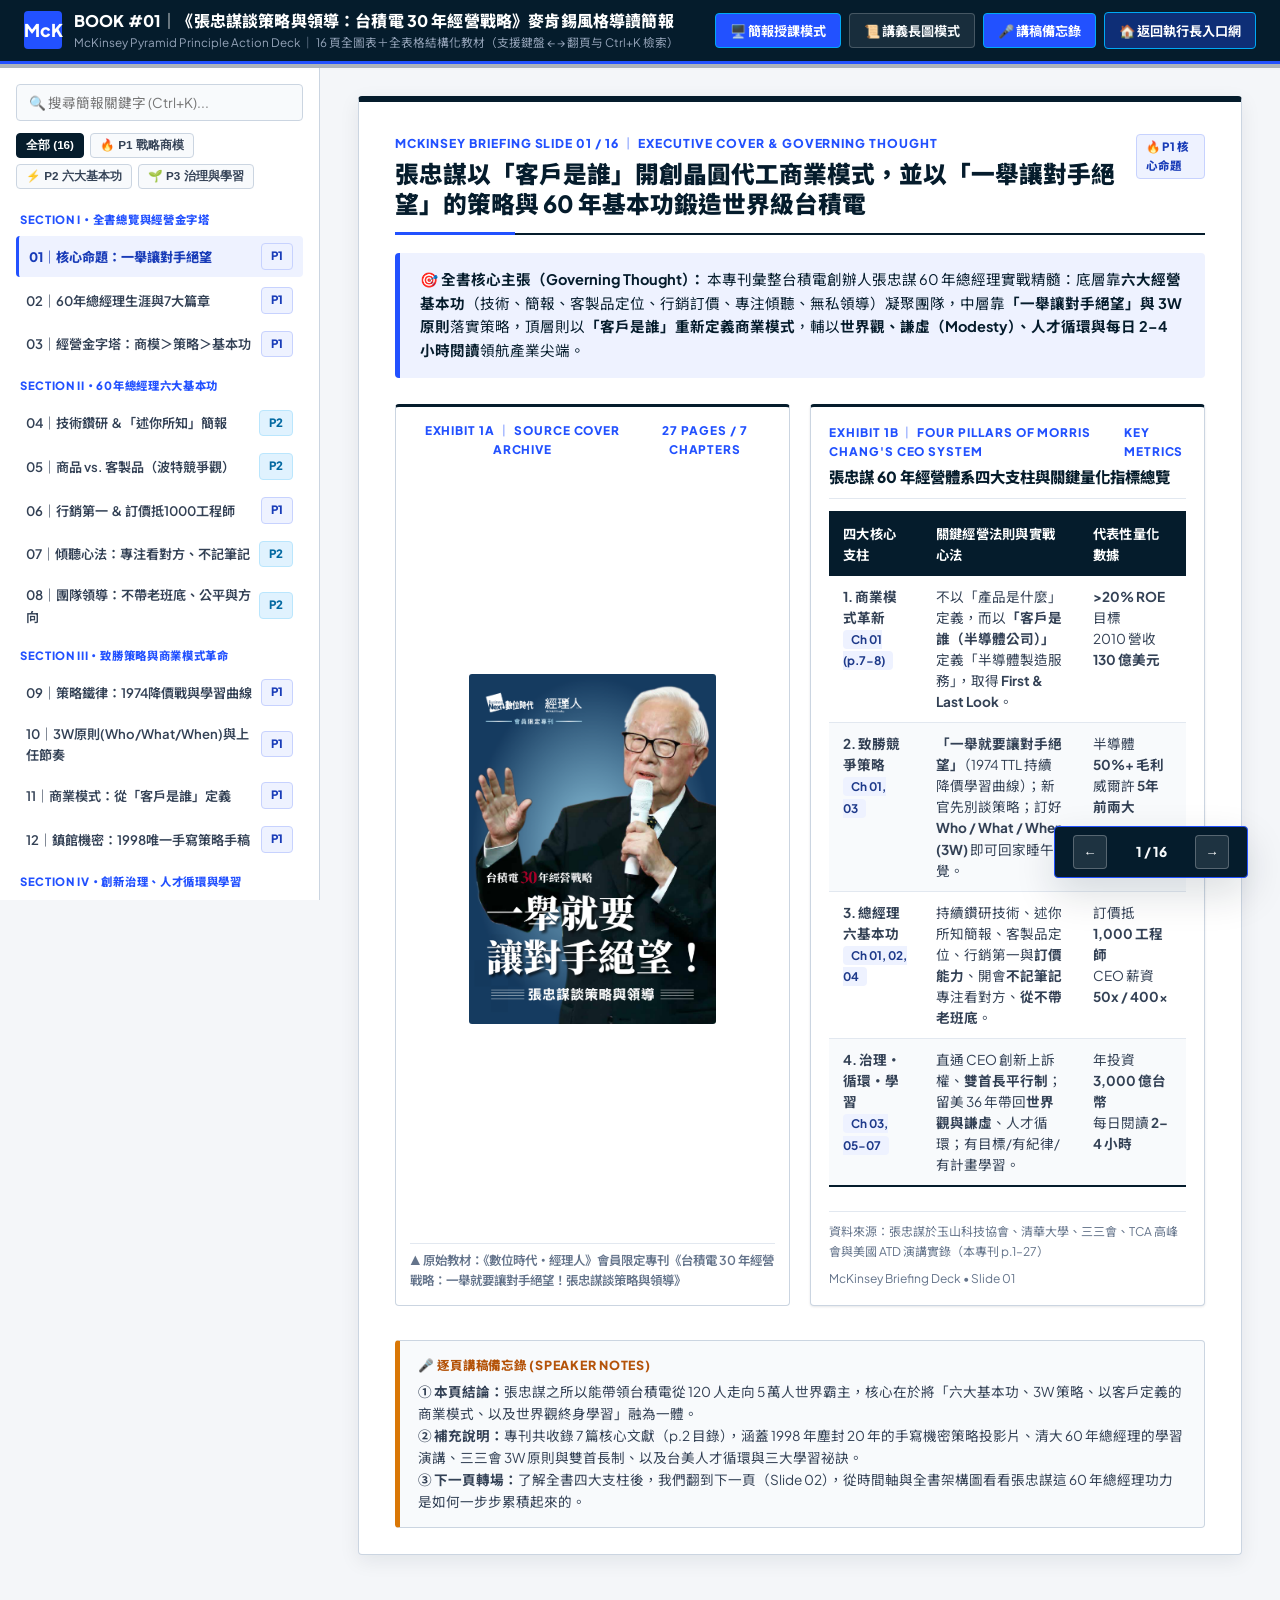
<file: book-morris-chang-strategy-leadership.html>
<!DOCTYPE html>
<html lang="zh-Hant">
<head>
  <meta charset="UTF-8">
  <meta name="viewport" content="width=device-width, initial-scale=1.0">
  <title>《張忠謀談策略與領導：台積電 30 年經營戰略》16頁麥肯錫風格互動簡報教材｜執行長專業入口網</title>
  <link rel="preconnect" href="https://fonts.googleapis.com">
  <link rel="preconnect" href="https://fonts.gstatic.com" crossorigin>
  <link href="https://fonts.googleapis.com/css2?family=Noto+Sans+TC:wght@400;500;700;800;900&family=Outfit:wght@500;600;700;800&family=Plus+Jakarta+Sans:wght@500;600;700;800&display=swap" rel="stylesheet">
  <link rel="stylesheet" href="styles.css">
</head>
<body class="mode-slide">

  <!-- Top Fixed App Header (McKinsey Deep Navy) -->
  <header class="app-header">
    <div class="header-brand">
      <div class="brand-icon">McK</div>
      <div class="brand-text">
        <h1>BOOK #01｜《張忠謀談策略與領導：台積電 30 年經營戰略》麥肯錫風格導讀簡報</h1>
        <p>McKinsey Pyramid Principle Action Deck ｜ 16 頁全圖表＋全表格結構化教材（支援鍵盤 ← → 翻頁与 Ctrl+K 檢索）</p>
      </div>
    </div>
    <div class="header-controls">
      <button id="btnModeSlide" class="btn-toggle-mode active" title="單頁簡報授課模式（支援鍵盤左右鍵切換）">🖥️ 簡報授課模式</button>
      <button id="btnModeScroll" class="btn-toggle-mode" title="長頁講義閱覽模式（適合學員快速瀏覽與列印）">📜 講義長圖模式</button>
      <button id="btnToggleNotes" class="btn-toggle-mode active" title="顯示或隱藏麥肯錫三段式講師備忘錄">🎤 講稿備忘錄</button>
      <a href="index.html" class="btn-toggle-mode" style="background: rgba(34,81,255,0.35); border-color: #00A9F4; color: #FFFFFF;">🏠 返回執行長入口網</a>
    </div>
  </header>

  <!-- Progress Bar -->
  <div class="progress-bar-container">
    <div id="progressBar" class="progress-bar-fill"></div>
  </div>

  <!-- Main Workspace -->
  <div class="app-container">

    <!-- Left Sidebar Navigation & Search -->
    <aside class="app-sidebar">
      <div class="sidebar-search">
        <input type="text" id="searchInput" placeholder="🔍 搜尋簡報關鍵字 (Ctrl+K)...">
      </div>

      <div class="filter-tags">
        <button class="tag-btn active" data-filter="all">全部 (16)</button>
        <button class="tag-btn" data-filter="p1">🔥 P1 戰略商模</button>
        <button class="tag-btn" data-filter="p2">⚡ P2 六大基本功</button>
        <button class="tag-btn" data-filter="p3">🌱 P3 治理與學習</button>
      </div>

      <nav class="nav-menu">
        <div class="nav-group-title">SECTION I・全書總覽與經營金字塔</div>
        <a class="nav-item active" data-target="slide-cover" data-priority="p1">
          <span>01｜核心命題：一舉讓對手絕望</span>
          <span class="priority-badge badge-p1">P1</span>
        </a>
        <a class="nav-item" data-target="slide-career-timeline" data-priority="p1">
          <span>02｜60年總經理生涯與7大篇章</span>
          <span class="priority-badge badge-p1">P1</span>
        </a>
        <a class="nav-item" data-target="slide-pyramid" data-priority="p1">
          <span>03｜經營金字塔：商模＞策略＞基本功</span>
          <span class="priority-badge badge-p1">P1</span>
        </a>

        <div class="nav-group-title">SECTION II・60年總經理六大基本功</div>
        <a class="nav-item" data-target="slide-tech-presentation" data-priority="p2">
          <span>04｜技術鑽研 ＆「述你所知」簡報</span>
          <span class="priority-badge badge-p2">P2</span>
        </a>
        <a class="nav-item" data-target="slide-commodity-custom" data-priority="p2">
          <span>05｜商品 vs. 客製品（波特競爭觀）</span>
          <span class="priority-badge badge-p2">P2</span>
        </a>
        <a class="nav-item" data-target="slide-marketing-pricing" data-priority="p1">
          <span>06｜行銷第一 ＆ 訂價抵1000工程師</span>
          <span class="priority-badge badge-p1">P1</span>
        </a>
        <a class="nav-item" data-target="slide-listening" data-priority="p2">
          <span>07｜傾聽心法：專注看對方、不記筆記</span>
          <span class="priority-badge badge-p2">P2</span>
        </a>
        <a class="nav-item" data-target="slide-leadership-team" data-priority="p2">
          <span>08｜團隊領導：不帶老班底、公平與方向</span>
          <span class="priority-badge badge-p2">P2</span>
        </a>

        <div class="nav-group-title">SECTION III・致勝策略與商業模式革命</div>
        <a class="nav-item" data-target="slide-strategy-despair" data-priority="p1">
          <span>09｜策略鐵律：1974降價戰與學習曲線</span>
          <span class="priority-badge badge-p1">P1</span>
        </a>
        <a class="nav-item" data-target="slide-strategy-3w" data-priority="p1">
          <span>10｜3W原則(Who/What/When)與上任節奏</span>
          <span class="priority-badge badge-p1">P1</span>
        </a>
        <a class="nav-item" data-target="slide-business-model" data-priority="p1">
          <span>11｜商業模式：從「客戶是誰」定義</span>
          <span class="priority-badge badge-p1">P1</span>
        </a>
        <a class="nav-item" data-target="slide-handwritten-1998" data-priority="p1">
          <span>12｜鎮館機密：1998唯一手寫策略手稿</span>
          <span class="priority-badge badge-p1">P1</span>
        </a>

        <div class="nav-group-title">SECTION IV・創新治理、人才循環與學習</div>
        <a class="nav-item" data-target="slide-innovation-governance" data-priority="p3">
          <span>13｜創新上訴機制 ＆ 雙首長平行領導制</span>
          <span class="priority-badge badge-p3">P3</span>
        </a>
        <a class="nav-item" data-target="slide-global-talent" data-priority="p3">
          <span>14｜世界觀、謙虛 ＆ 人才循環訓練法</span>
          <span class="priority-badge badge-p3">P3</span>
        </a>
        <a class="nav-item" data-target="slide-learning-secrets" data-priority="p3">
          <span>15｜三大終身學習祕訣（日讀2-4小時）</span>
          <span class="priority-badge badge-p3">P3</span>
        </a>
        <a class="nav-item" data-target="slide-qa-action" data-priority="p3">
          <span>16｜清大4大QA ＆ CEO落地行動方案</span>
          <span class="priority-badge badge-p3">P3</span>
        </a>
      </nav>
    </aside>

    <!-- Right Content Area: 16 McKinsey Action-Title Slides (Every slide has Visual/SVG + Table) -->
    <main class="app-content">
      <div class="slides-container">

        <!-- ==================== SLIDE 01 ==================== -->
        <section class="slide-card active-slide" id="slide-cover">
          <div class="slide-header">
            <div>
              <div class="chapter-number">MCKINSEY BRIEFING SLIDE 01 / 16 ｜ EXECUTIVE COVER & GOVERNING THOUGHT</div>
              <h2 class="slide-title">張忠謀以「客戶是誰」開創晶圓代工商業模式，並以「一舉讓對手絕望」的策略與 60 年基本功鍛造世界級台積電</h2>
            </div>
            <span class="priority-badge badge-p1">🔥 P1 核心命題</span>
          </div>
          <div class="slide-body">
            <div class="callout callout-core" style="margin-top: 0;">
              <strong>🎯 全書核心主張（Governing Thought）：</strong>
              本專刊彙整台積電創辦人張忠謀 60 年總經理實戰精髓：底層靠<strong>六大經營基本功</strong>（技術、簡報、客製品定位、行銷訂價、專注傾聽、無私領導）凝聚團隊，中層靠<strong>「一舉讓對手絕望」與 3W 原則</strong>落實策略，頂層則以<strong>「客戶是誰」重新定義商業模式</strong>，輔以<strong>世界觀、謙虛（Modesty）、人才循環與每日 2–4 小時閱讀</strong>領航產業尖端。
            </div>

            <div class="grid-2" style="align-items: stretch;">
              <!-- Visual Exhibit 1A: Cover Image -->
              <figure class="slide-media" style="display:flex; flex-direction:column; justify-content:space-between;">
                <div class="mck-exhibit-label"><span>EXHIBIT 1A ｜ SOURCE COVER ARCHIVE</span><span>27 PAGES / 7 CHAPTERS</span></div>
                <img src="assets/cover_page1.png" alt="張忠謀談策略與領導專刊封面" style="max-height: 350px; width: auto; object-fit: contain;">
                <figcaption>▲ 原始教材：《數位時代・經理人》會員限定專刊《台積電 30 年經營戰略：一舉就要讓對手絕望！張忠謀談策略與領導》</figcaption>
              </figure>

              <!-- Table Exhibit 1B: 4 Pillars Matrix Table -->
              <div class="mck-exhibit-box" style="display:flex; flex-direction:column; justify-content:space-between;">
                <div>
                  <div class="mck-exhibit-label"><span>EXHIBIT 1B ｜ FOUR PILLARS OF MORRIS CHANG'S CEO SYSTEM</span><span>KEY METRICS</span></div>
                  <div class="mck-exhibit-title">張忠謀 60 年經營體系四大支柱與關鍵量化指標總覽</div>
                  <table class="custom-table">
                    <thead>
                      <tr>
                        <th style="width: 26%;">四大核心支柱</th>
                        <th style="width: 44%;">關鍵經營法則與實戰心法</th>
                        <th style="width: 30%;">代表性量化數據</th>
                      </tr>
                    </thead>
                    <tbody>
                      <tr>
                        <td><strong>1. 商業模式革新</strong><br><span class="mini-tag">Ch 01 (p.7-8)</span></td>
                        <td>不以「產品是什麼」定義，而以<strong>「客戶是誰（半導體公司）」</strong>定義「半導體製造服務」，取得 <strong>First & Last Look</strong>。</td>
                        <td><strong>>20% ROE</strong> 目標<br>2010 營收 <strong>130 億美元</strong></td>
                      </tr>
                      <tr>
                        <td><strong>2. 致勝競爭策略</strong><br><span class="mini-tag">Ch 01, 03</span></td>
                        <td><strong>「一舉就要讓對手絕望」</strong>（1974 TTL 持續降價學習曲線）；新官先別談策略；訂好 <strong>Who / What / When (3W)</strong> 即可回家睡午覺。</td>
                        <td>半導體 <strong>50%+ 毛利</strong><br>威爾許 <strong>5年前兩大</strong></td>
                      </tr>
                      <tr>
                        <td><strong>3. 總經理六基本功</strong><br><span class="mini-tag">Ch 01, 02, 04</span></td>
                        <td>持續鑽研技術、述你所知簡報、客製品定位、行銷第一與<strong>訂價能力</strong>、開會<strong>不記筆記</strong>專注看對方、<strong>從不帶老班底</strong>。</td>
                        <td>訂價抵 <strong>1,000 工程師</strong><br>CEO 薪資 <strong>50x / 400x</strong></td>
                      </tr>
                      <tr>
                        <td><strong>4. 治理・循環・學習</strong><br><span class="mini-tag">Ch 03, 05-07</span></td>
                        <td>直通 CEO 創新上訴權、<strong>雙首長平行制</strong>；留美 36 年帶回<strong>世界觀與謙虛</strong>、人才循環；有目標/有紀律/有計畫學習。</td>
                        <td>年投資 <strong>3,000 億台幣</strong><br>每日閱讀 <strong>2–4 小時</strong></td>
                      </tr>
                    </tbody>
                  </table>
                </div>
                <div class="mck-slide-source">
                  <span>資料來源：張忠謀於玉山科技協會、清華大學、三三會、TCA 高峰會與美國 ATD 演講實錄（本專刊 p.1–27）</span>
                  <span>McKinsey Briefing Deck • Slide 01</span>
                </div>
              </div>
            </div>

            <div class="speaker-notes">
              <div class="speaker-notes-title">🎤 逐頁講稿備忘錄 (Speaker Notes)</div>
              <p><strong>① 本頁結論：</strong>張忠謀之所以能帶領台積電從 120 人走向 5 萬人世界霸主，核心在於將「六大基本功、3W 策略、以客戶定義的商業模式、以及世界觀終身學習」融為一體。</p>
              <p><strong>② 補充說明：</strong>專刊共收錄 7 篇核心文獻（p.2 目錄），涵蓋 1998 年塵封 20 年的手寫機密策略投影片、清大 60 年總經理的學習演講、三三會 3W 原則與雙首長制、以及台美人才循環與三大學習祕訣。</p>
              <p><strong>③ 下一頁轉場：</strong>了解全書四大支柱後，我們翻到下一頁（Slide 02），從時間軸與全書架構圖看看張忠謀這 60 年總經理功力是如何一步步累積起來的。</p>
            </div>
          </div>
        </section>

        <!-- ==================== SLIDE 02 ==================== -->
        <section class="slide-card" id="slide-career-timeline">
          <div class="slide-header">
            <div>
              <div class="chapter-number">MCKINSEY BRIEFING SLIDE 02 / 16 ｜ BOOK ARCHITECTURE & 60-YEAR TIMELINE</div>
              <h2 class="slide-title">從 20 歲 50 股 IBM 股票啟蒙、德州儀器 25 年歷練到 54 歲創立台積電，全書 7 大篇章完整串聯 60 年學習曲線</h2>
            </div>
            <span class="priority-badge badge-p1">🔥 P1 全書架構</span>
          </div>
          <div class="slide-body">
            <!-- Visual Exhibit 2A: McKinsey SVG Career & Scale Trajectory -->
            <figure class="slide-media">
              <div class="mck-exhibit-label"><span>EXHIBIT 2A ｜ MORRIS CHANG'S 60-YEAR EXECUTIVE EVOLUTION TRAJECTORY</span><span>HEADCOUNT & CAPABILITY LEAP</span></div>
              <svg viewBox="0 0 920 215" width="100%" style="max-width:880px;">
                <rect width="920" height="215" rx="6" fill="#051C2C"/>
                <!-- Timeline Axis -->
                <line x1="45" y1="155" x2="875" y2="155" stroke="#00A9F4" stroke-width="3"/>
                <!-- Growth Curve -->
                <path d="M 85 145 L 225 135 L 385 100 L 555 58 L 725 35 L 845 28" fill="none" stroke="#F59E0B" stroke-width="3.5" stroke-dasharray="6 3"/>

                <!-- Node 1: Age 20 -->
                <circle cx="85" cy="155" r="8" fill="#2251FF" stroke="#FFFFFF" stroke-width="2"/>
                <rect x="22" y="32" width="130" height="95" rx="4" fill="#0A2540" stroke="#38BDF8" stroke-width="1.5"/>
                <text x="87" y="52" fill="#38BDF8" font-size="12" font-weight="bold" text-anchor="middle">20歲｜商業前奏</text>
                <text x="87" y="72" fill="#FFFFFF" font-size="11" text-anchor="middle">父贈 50股 IBM 股票</text>
                <text x="87" y="90" fill="#CBD5E1" font-size="10" text-anchor="middle">（每股約 $100 美金）</text>
                <text x="87" y="108" fill="#FCD34D" font-size="10" font-weight="bold" text-anchor="middle">學會看財報・P/E・P/B</text>
                <text x="85" y="180" fill="#94A3B8" font-size="11" font-weight="bold" text-anchor="middle">1951 (MIT)</text>

                <!-- Node 2: Age 24-27 -->
                <circle cx="235" cy="155" r="8" fill="#2251FF" stroke="#FFFFFF" stroke-width="2"/>
                <rect x="168" y="32" width="136" height="95" rx="4" fill="#0A2540" stroke="#38BDF8" stroke-width="1.5"/>
                <text x="236" y="52" fill="#38BDF8" font-size="12" font-weight="bold" text-anchor="middle">22–27歲｜技術突圍</text>
                <text x="236" y="72" fill="#FFFFFF" font-size="11" text-anchor="middle">24歲入 Sylvania</text>
                <text x="236" y="90" fill="#CBD5E1" font-size="10" text-anchor="middle">27歲成 TI 首位華裔</text>
                <text x="236" y="108" fill="#FCD34D" font-size="10" font-weight="bold" text-anchor="middle">公費2.5年拿史丹佛博士</text>
                <text x="235" y="180" fill="#94A3B8" font-size="11" font-weight="bold" text-anchor="middle">1955–1963</text>

                <!-- Node 3: Age 33 -->
                <circle cx="395" cy="155" r="8" fill="#00A9F4" stroke="#FFFFFF" stroke-width="2"/>
                <rect x="320" y="32" width="150" height="95" rx="4" fill="#0A2540" stroke="#00A9F4" stroke-width="1.5"/>
                <text x="395" y="52" fill="#7DD3FC" font-size="12" font-weight="bold" text-anchor="middle">33歲｜首任總經理</text>
                <text x="395" y="72" fill="#FFFFFF" font-size="11" text-anchor="middle">掌管 3,000 人部門</text>
                <text x="395" y="90" fill="#CBD5E1" font-size="10" text-anchor="middle">（含 2,500 名德州作業員）</text>
                <text x="395" y="108" fill="#34D399" font-size="10" font-weight="bold" text-anchor="middle">補齊行銷・綠郵票激勵</text>
                <text x="395" y="180" fill="#94A3B8" font-size="11" font-weight="bold" text-anchor="middle">1964 (TI GM)</text>

                <!-- Node 4: Age 41-52 -->
                <circle cx="565" cy="155" r="8" fill="#00A9F4" stroke="#FFFFFF" stroke-width="2"/>
                <rect x="486" y="32" width="156" height="95" rx="4" fill="#0A2540" stroke="#00A9F4" stroke-width="1.5"/>
                <text x="564" y="52" fill="#7DD3FC" font-size="12" font-weight="bold" text-anchor="middle">33–52歲｜TI 黃金歲月</text>
                <text x="564" y="72" fill="#FFFFFF" font-size="11" text-anchor="middle">擴展至 40,000 人規模</text>
                <text x="564" y="90" fill="#CBD5E1" font-size="10" text-anchor="middle">1972 升半導體總經理</text>
                <text x="564" y="108" fill="#FBBF24" font-size="10" font-weight="bold" text-anchor="middle">1974 TTL 降價讓對手絕望</text>
                <text x="565" y="180" fill="#94A3B8" font-size="11" font-weight="bold" text-anchor="middle">留美共 36 年</text>

                <!-- Node 5: Age 54-87 -->
                <circle cx="765" cy="155" r="10" fill="#F59E0B" stroke="#FFFFFF" stroke-width="2.5"/>
                <rect x="658" y="24" width="238" height="105" rx="4" fill="#163656" stroke="#F59E0B" stroke-width="2"/>
                <text x="777" y="46" fill="#FCD34D" font-size="13" font-weight="bold" text-anchor="middle">54–87歲｜創立台積電 (TSMC)</text>
                <text x="777" y="66" fill="#FFFFFF" font-size="11" font-weight="bold" text-anchor="middle">從 120 人成長至 50,000 人帝國</text>
                <text x="777" y="86" fill="#E2E8F0" font-size="10" text-anchor="middle">• 開創「專業晶圓代工」商業模式</text>
                <text x="777" y="103" fill="#E2E8F0" font-size="10" text-anchor="middle">• 1998 手寫策略 ➔ 2010 營收 130 億美元</text>
                <text x="777" y="120" fill="#34D399" font-size="10" font-weight="bold" text-anchor="middle">• 86–88歲：雙首長交棒與 3 大學習祕訣</text>
                <text x="765" y="180" fill="#FCD34D" font-size="11" font-weight="bold" text-anchor="middle">1987–2018+ (TSMC)</text>
              </svg>
              <figcaption>▲ Exhibit 2A：張忠謀 60 年經營學習軌跡——前半生在美國 36 年（TI 25 年）鍛造六大基本功與世界觀，後半生在台灣 30 餘年以商業模式與策略開創台積電。</figcaption>
            </figure>

            <!-- Table Exhibit 2B: 7 Chapters Architecture Table -->
            <div class="mck-exhibit-box">
              <div class="mck-exhibit-label"><span>EXHIBIT 2B ｜ STRUCTURAL LOGIC OF THE 7 CHAPTERS</span><span>PAGE MAPPING</span></div>
              <div class="mck-exhibit-title">全書 7 大篇章論證骨架與各章核心命題對照表</div>
              <div class="table-responsive">
                <table class="custom-table">
                  <thead>
                    <tr>
                      <th style="width: 10%;">原書章節</th>
                      <th style="width: 28%;">篇章主題與演講場合</th>
                      <th style="width: 44%;">本章解決的核心經營問題與關鍵證據</th>
                      <th style="width: 18%;">對應簡報頁碼</th>
                    </tr>
                  </thead>
                  <tbody>
                    <tr>
                      <td><strong>Ch 01</strong> (p.3-8)</td>
                      <td>藏20年手稿，揭密台積電致勝商業模式（玉山科技協會）</td>
                      <td>定義「六大基礎能力 ➔ 策略 ➔ 商業模式」三層架構；公開 1998 唯一手寫策略投影片。</td>
                      <td>Slides 03–09, 11–12</td>
                    </tr>
                    <tr>
                      <td><strong>Ch 02</strong> (p.9-14)</td>
                      <td>清大演講完整實錄：60年「總經理的學習」（清華大學）</td>
                      <td>1964 初任 TI 總經理破局演說、百萬美元獎勵 10 美元綠郵票、CEO 內外連結與會後 4 大 QA。</td>
                      <td>Slides 06, 08, 16</td>
                    </tr>
                    <tr>
                      <td><strong>Ch 03</strong> (p.15-17)</td>
                      <td>掌管台積電 30 年，都靠 3W 原則（三三會演講）</td>
                      <td>獎賞賺錢創新、不罰虧本創新（直通 CEO 上訴權）；策略 3W 原則；雙首長平行制與 3,000 億投資。</td>
                      <td>Slides 10, 13</td>
                    </tr>
                    <tr>
                      <td><strong>Ch 04</strong> (p.18-20)</td>
                      <td>當了 60 年總經理學到的 2 大管理心法（清大精煉）</td>
                      <td>跑遍美國 48 州拜訪客戶；新任總經理先別談策略（先凝聚團隊了解體制）；高品質支撐高價格。</td>
                      <td>Slides 06, 08, 10</td>
                    </tr>
                    <tr>
                      <td><strong>Ch 05–06</strong> (p.21-25)</td>
                      <td>別將讀台大視為人生巔峰 ＆ 闖蕩美國 36 年國際觀（TCA / ATD）</td>
                      <td>破除 18 歲台大巔峰迷思；美國 36 年帶回「世界觀」與「謙虛 (Modesty)」；以人才循環訓練人才。</td>
                      <td>Slide 14</td>
                    </tr>
                    <tr>
                      <td><strong>Ch 07</strong> (p.26-27)</td>
                      <td>張忠謀的 3 個學習祕訣（對標杜拉克三年式主題學習）</td>
                      <td>1. 有目標（跟上產業防 10-15 年失業）；2. 有紀律（日讀 2-4 小時，客戶筆記雙週溫習）；3. 有計畫（結交大師）。</td>
                      <td>Slide 15</td>
                    </tr>
                  </tbody>
                </table>
              </div>
              <div class="mck-slide-source">
                <span>資料來源：《張忠謀談策略與領導》目錄與第 3–27 頁綜合整理</span>
                <span>McKinsey Briefing Deck • Slide 02</span>
              </div>
            </div>

            <div class="speaker-notes">
              <div class="speaker-notes-title">🎤 逐頁講稿備忘錄 (Speaker Notes)</div>
              <p><strong>① 本頁結論：</strong>張忠謀 60 年總經理生涯分為「留美 36 年鍛造基本功與世界觀」及「回台 30 餘年應用商業模式與策略」兩大階段。</p>
              <p><strong>② 補充說明：</strong>20 歲父親送 50 股 IBM 股票（當時每股約 100 美元），他因此常跑圖書館看財報，學會 P/E（本益比）與 P/B（股價淨值比），並幽默說王建煊講「手上有股票、心中無股價」大概是沒買過股票（p.3-4）。</p>
              <p><strong>③ 下一頁轉場：</strong>這 7 大篇章背後有一套極為嚴密的層級邏輯——讓我們翻到 Slide 03 檢視張忠謀的「經營金字塔」。</p>
            </div>
          </div>
        </section>

        <!-- ==================== SLIDE 03 ==================== -->
        <section class="slide-card" id="slide-pyramid">
          <div class="slide-header">
            <div>
              <div class="chapter-number">MCKINSEY BRIEFING SLIDE 03 / 16 ｜ CEO CAPABILITY HIERARCHY</div>
              <h2 class="slide-title">經營能力分三層躍遷：六大基本功是根基，策略更高一層，而商業模式則站在金字塔最頂端</h2>
            </div>
            <span class="priority-badge badge-p1">🔥 P1 金字塔架構</span>
          </div>
          <div class="slide-body">
            <div class="grid-2" style="align-items: stretch;">
              <!-- Visual Exhibit 3A: McKinsey Pyramid SVG -->
              <figure class="slide-media" style="display:flex; flex-direction:column; justify-content:space-between;">
                <div class="mck-exhibit-label"><span>EXHIBIT 3A ｜ THE MORRIS CHANG MANAGEMENT PYRAMID</span><span>HIERARCHY OF IMPACT</span></div>
                <svg viewBox="0 0 520 340" width="100%">
                  <rect width="520" height="340" rx="6" fill="#F8FAFC"/>
                  <!-- Level 3 Top: Business Model -->
                  <polygon points="260,20 155,105 365,105" fill="#051C2C" stroke="#FFFFFF" stroke-width="2"/>
                  <text x="260" y="62" fill="#38BDF8" font-size="13" font-weight="bold" text-anchor="middle">LEVEL 3｜商業模式</text>
                  <text x="260" y="82" fill="#FFFFFF" font-size="11" text-anchor="middle">從「客戶是誰」定義</text>
                  <text x="260" y="97" fill="#FCD34D" font-size="10" font-weight="bold" text-anchor="middle">(創始人 Founder 專屬革新)</text>

                  <!-- Level 2 Middle: Strategy -->
                  <polygon points="150,112 90,195 430,195 370,112" fill="#2251FF" stroke="#FFFFFF" stroke-width="2"/>
                  <text x="260" y="142" fill="#FFFFFF" font-size="14" font-weight="bold" text-anchor="middle">LEVEL 2｜致勝策略 (Strategy)</text>
                  <text x="260" y="164" fill="#E0F2FE" font-size="11" text-anchor="middle">「一舉就要讓對手絕望」＋「3W 原則 (Who/What/When)」</text>
                  <text x="260" y="183" fill="#FDE047" font-size="10" font-weight="bold" text-anchor="middle">（凝聚團隊、摸透公司後才出手；1998 唯一手寫策略）</text>

                  <!-- Level 1 Base: 6 Fundamentals -->
                  <polygon points="85,202 25,282 495,282 435,202" fill="#0A2540" stroke="#FFFFFF" stroke-width="2"/>
                  <text x="260" y="230" fill="#38BDF8" font-size="13" font-weight="bold" text-anchor="middle">LEVEL 1｜總經理六大基本功（TI 25 年養成）</text>
                  <text x="260" y="250" fill="#FFFFFF" font-size="11" text-anchor="middle">①技術鑽研 ②說服力簡報 ③商品vs客製品</text>
                  <text x="260" y="268" fill="#FFFFFF" font-size="11" text-anchor="middle">④業務行銷與訂價 ⑤專注傾聽不記筆記 ⑥無私團隊領導</text>

                  <!-- Foundation Bar -->
                  <rect x="25" y="290" width="470" height="38" rx="4" fill="#0D9488"/>
                  <text x="260" y="314" fill="#FFFFFF" font-size="12" font-weight="bold" text-anchor="middle">基石｜美國36年世界觀 × 謙虛(Modesty) × 人才循環 × 日讀2-4小時</text>
                </svg>
                <figcaption>▲ Exhibit 3A：張忠謀於玉山科技協會親述：「前面談其他的都是基礎，策略更高一層……商業模式比策略更高一層。」（p.6-7）</figcaption>
              </figure>

              <!-- Table Exhibit 3B: Level Comparison Table -->
              <div class="mck-exhibit-box" style="display:flex; flex-direction:column; justify-content:space-between;">
                <div>
                  <div class="mck-exhibit-label"><span>EXHIBIT 3B ｜ LEVEL-BY-LEVEL BREAKDOWN</span><span>DECISION OWNERSHIP</span></div>
                  <div class="mck-exhibit-title">經營金字塔四層級之決策主體、核心法則與台積電實證</div>
                  <table class="custom-table">
                    <thead>
                      <tr>
                        <th style="width: 22%;">金字塔層級</th>
                        <th style="width: 24%;">誰能主導？</th>
                        <th style="width: 54%;">張忠謀核心定義與實戰判準</th>
                      </tr>
                    </thead>
                    <tbody>
                      <tr>
                        <td><strong>頂層：商業模式</strong><br>(p.7–8)</td>
                        <td><strong>創始人 (Founder)</strong><br>或舊模式創新者</td>
                        <td>54歲創台積電時已不需學基礎，而是應用。<strong>商業模式比策略更高一層，以「客戶是誰」為定</strong>（台積電客戶是半導體公司，提供製造服務）。</td>
                      </tr>
                      <tr>
                        <td><strong>中層：競爭策略</strong><br>(p.6–8, 16, 20)</td>
                        <td><strong>成熟期總經理 / CEO</strong><br>（新官上任先緩談）</td>
                        <td>新上任總經理先別談策略，須先凝聚團隊、了解體制。出手時<strong>「一舉讓對手絕望」</strong>，並把 <strong>Who、What、When</strong> 訂好就能回家睡午覺。</td>
                      </tr>
                      <tr>
                        <td><strong>底層：六基本功</strong><br>(p.4–6, 10–13)</td>
                        <td><strong>所有事業部總經理</strong><br>（33–52歲養成）</td>
                        <td>科技業 CEO 須懂技術、簡報述你所知、把行銷當 First Priority、掌握客製品訂價權、開會看對方講話不記筆記、從不帶老班底。</td>
                      </tr>
                      <tr>
                        <td><strong>基石：認知作業系統</strong><br>(p.21–27)</td>
                        <td><strong>全體高階梯隊</strong><br>（終身修煉）</td>
                        <td>拋棄「18歲讀台大即巔峰」心態，保持<strong>世界觀與謙虛（Modesty）</strong>，透過人才流動（Circulation）與每日 2–4 小時閱讀持續進化。</td>
                      </tr>
                    </tbody>
                  </table>
                </div>
                <div class="mck-slide-source">
                  <span>資料來源：本專刊 Ch 01 (p.6–8)、Ch 02 (p.13)、Ch 03 (p.16)、Ch 04 (p.20)</span>
                  <span>McKinsey Briefing Deck • Slide 03</span>
                </div>
              </div>
            </div>

            <div class="speaker-notes">
              <div class="speaker-notes-title">🎤 逐頁講稿備忘錄 (Speaker Notes)</div>
              <p><strong>① 本頁結論：</strong>優秀總經理靠「六大基本功」站穩腳跟，卓越 CEO 靠「策略」擊潰對手，而偉大創辦人則靠「商業模式創新」定義新產業。</p>
              <p><strong>② 補充說明：</strong>張忠謀特別指出（p.7）：「商業模式比策略更高一層，不過機會很難得，你必須是創始人（Founder），才有辦法創造新的商業模式，或者就是從舊的商業模式創新。」</p>
              <p><strong>③ 下一頁轉場：</strong>接下來我們從金字塔底層的「六大基本功」開始拆解——請看 Slide 04 的第一項與第二項基本功：技術與簡報。</p>
            </div>
          </div>
        </section>

        <!-- ==================== SLIDE 04 ==================== -->
        <section class="slide-card" id="slide-tech-presentation">
          <div class="slide-header">
            <div>
              <div class="chapter-number">MCKINSEY BRIEFING SLIDE 04 / 16 ｜ FUNDAMENTALS 01 & 02: TECHNOLOGY & PRESENTATION</div>
              <h2 class="slide-title">科技事業 CEO 必須持續鑽研技術，而有說服力的簡報唯有「相信自己所說、並只講你知道的事」</h2>
            </div>
            <span class="priority-badge badge-p2">⚡ P2 技術與簡報</span>
          </div>
          <div class="slide-body">
            <!-- Visual Exhibit 4A: Dual-Engine SVG -->
            <figure class="slide-media">
              <div class="mck-exhibit-label"><span>EXHIBIT 4A ｜ DUAL CREDIBILITY ENGINE OF A TECH CEO</span><span>TECHNICAL DEPTH × AUTHENTIC DELIVERY</span></div>
              <svg viewBox="0 0 880 180" width="100%" style="max-width:850px;">
                <rect width="880" height="180" rx="6" fill="#051C2C"/>
                <!-- Left Box: Tech -->
                <rect x="24" y="22" width="385" height="136" rx="5" fill="#0A2540" stroke="#2251FF" stroke-width="2"/>
                <text x="216" y="48" fill="#38BDF8" font-size="14" font-weight="bold" text-anchor="middle">引擎一｜技術鑽研 (Technical Acumen)</text>
                <text x="216" y="74" fill="#FFFFFF" font-size="12" text-anchor="middle">「在科技事業中，CEO 最好還是技術出身，且要持續精進」</text>
                <text x="216" y="98" fill="#CBD5E1" font-size="11" text-anchor="middle">• 案例：Intel 執行長基辛格 (Pat Gelsinger) 為技術人</text>
                <text x="216" y="118" fill="#FCD34D" font-size="11" font-weight="bold" text-anchor="middle">• 2015 拜訪測試：15 分鐘內向張忠謀解釋清楚 VMware</text>
                <text x="216" y="138" fill="#34D399" font-size="11" font-weight="bold" text-anchor="middle">➔ 業務出身升總經理：不必當專家，但須懂跟隨技術方向</text>

                <!-- Center Plus -->
                <circle cx="440" cy="90" r="20" fill="#2251FF"/>
                <text x="440" y="98" fill="#FFFFFF" font-size="24" font-weight="bold" text-anchor="middle">+</text>

                <!-- Right Box: Presentation -->
                <rect x="471" y="22" width="385" height="136" rx="5" fill="#0A2540" stroke="#00A9F4" stroke-width="2"/>
                <text x="663" y="48" fill="#7DD3FC" font-size="14" font-weight="bold" text-anchor="middle">引擎二｜有說服力的簡報 (Persuasive Presentation)</text>
                <text x="663" y="74" fill="#FFFFFF" font-size="12" text-anchor="middle">訣竅：「你自己要相信你在簡報什麼東西！」</text>
                <text x="663" y="98" fill="#FDE047" font-size="12" font-weight="bold" text-anchor="middle">"Talk about something you know."（述你所知）</text>
                <text x="663" y="118" fill="#CBD5E1" font-size="11" text-anchor="middle">• 30多歲在 TI 首次受邀演講焦慮請教老闆獲此箴言</text>
                <text x="663" y="138" fill="#34D399" font-size="11" font-weight="bold" text-anchor="middle">➔ 傳授給太太張淑芬演講同樣大受歡迎</text>
              </svg>
              <figcaption>▲ Exhibit 4A：張忠謀對科技業領袖的兩項基本要求——對內對外懂技術趨勢，上台開口則遵守「述你所知（Talk about what you know）」。</figcaption>
            </figure>

            <!-- Table Exhibit 4B -->
            <div class="mck-exhibit-box">
              <div class="mck-exhibit-label"><span>EXHIBIT 4B ｜ TECH CEO BACKGROUND & PRESENTATION MATRIX</span><span>CHAPTERS 01 & 02</span></div>
              <div class="mck-exhibit-title">不同出身背景 CEO 之能力補修重點與簡報說服力實證對照表</div>
              <div class="table-responsive">
                <table class="custom-table">
                  <thead>
                    <tr>
                      <th style="width: 22%;">維度 / 案例對象</th>
                      <th style="width: 38%;">張忠謀觀察與原話摘錄</th>
                      <th style="width: 40%;">對執行長／事業部總經理的實戰啟示</th>
                    </tr>
                  </thead>
                  <tbody>
                    <tr>
                      <td><strong>技術出身 CEO</strong><br>（張忠謀、Pat Gelsinger）</td>
                      <td>基辛格沒念過大學但為技術人，曾批評「Intel 前幾任 CEO 連技術人都不是，公司怎麼會做得好？」張忠謀評：「我覺得他講得太偏激了點，但<strong>基本上我算同意</strong>。」(p.4)</td>
                      <td>技術出身不可吃老本，必須<strong>持續鑽研精進技術</strong>，同時把最缺的<strong>業務與市場行銷（Sales & Marketing）</strong>列為第一優先補修課。</td>
                    </tr>
                    <tr>
                      <td><strong>業務／財務出身 CEO</strong><br>（清大演講 QA1）</td>
                      <td>「沒有定論，比方說 Intel 的 CEO 也有財務出身的，財務出身的成功 CEO 其實不少……但<strong>最難的其實是技術</strong>。」(p.13)</td>
                      <td>業務行銷出身升總經理，<strong>最需要學的是技術</strong>——不必做技術專家（總經理沒能力做所有面向專家），但<strong>至少要懂得跟隨技術的方向</strong>。</td>
                    </tr>
                    <tr>
                      <td><strong>15 分鐘識才測試</strong><br>（2015 VMware 拜訪案）</td>
                      <td>2015 年基辛格寫信拜訪，張忠謀問：「VMware 是什麼樣的公司？」他在 <strong>15 分鐘內解釋清楚 VMware 是什麼，解釋得很好</strong>，「我就知道這傢伙是個人才。」(p.4)</td>
                      <td>頂尖高管必須具備在 <strong>15 分鐘內將複雜商業與技術架構講得清清楚楚</strong>的結構化溝通力。</td>
                    </tr>
                    <tr>
                      <td><strong>有說服力的簡報</strong><br>（TI 老闆箴言＆張淑芬）</td>
                      <td><em>"It doesn't matter what you talk about, but it's important to talk about what you know."</em>（講什麼不重要，重要的是要講你知道什麼。）(p.5, p.9–10)</td>
                      <td>簡報忌諱講自己不熟或不信的套話；<strong>唯有自己深信不疑且透徹理解的內容（述你所知）</strong>，才能自然傳遞熱情與說服力。</td>
                    </tr>
                  </tbody>
                </table>
              </div>
              <div class="mck-slide-source">
                <span>資料來源：本專刊 Ch 01 (p.4–5)、Ch 02 (p.9–10, 13)</span>
                <span>McKinsey Briefing Deck • Slide 04</span>
              </div>
            </div>

            <div class="speaker-notes">
              <div class="speaker-notes-title">🎤 逐頁講稿備忘錄 (Speaker Notes)</div>
              <p><strong>① 本頁結論：</strong>科技業最難的是技術，CEO 必須持續鑽研技術方向；而簡報要有說服力，關鍵在於「自己相信」且「只講自己真正知道的事」。</p>
              <p><strong>② 補充說明：</strong>張忠謀在 p.4 提到 5 年前就覺得 Pat Gelsinger 有點不客氣，但 2015 年見面時 Gelsinger 用 15 分鐘把 VMware 解釋得極其透徹，讓他立刻賞識其才華。</p>
              <p><strong>③ 下一頁轉場：</strong>懂了技術與簡報之後，總經理馬上要面對市場競爭——你賣的到底是「商品」還是「客製品」？請看 Slide 05。</p>
            </div>
          </div>
        </section>

        <!-- ==================== SLIDE 05 ==================== -->
        <section class="slide-card" id="slide-commodity-custom">
          <div class="slide-header">
            <div>
              <div class="chapter-number">MCKINSEY BRIEFING SLIDE 05 / 16 ｜ FUNDAMENTALS 03: COMMODITY VS. CUSTOM PRODUCT</div>
              <h2 class="slide-title">只要兩家公司做相似東西就是「商品」且一個對手就夠難應付，不如做只有你一家的「客製品」生意</h2>
            </div>
            <span class="priority-badge badge-p2">⚡ P2 產品定位</span>
          </div>
          <div class="slide-body">
            <div class="grid-2" style="align-items: stretch;">
              <!-- Visual Exhibit 5A: Strategic Positioning SVG -->
              <figure class="slide-media" style="display:flex; flex-direction:column; justify-content:space-between;">
                <div class="mck-exhibit-label"><span>EXHIBIT 5A ｜ PORTER'S COMMODITY TRAP VS. CUSTOM MONOPOLY</span><span>PRICING FREEDOM</span></div>
                <svg viewBox="0 0 500 300" width="100%">
                  <rect width="500" height="300" rx="6" fill="#051C2C"/>
                  <!-- Axes -->
                  <line x1="60" y1="250" x2="465" y2="250" stroke="#94A3B8" stroke-width="2"/>
                  <line x1="60" y1="250" x2="60" y2="30" stroke="#94A3B8" stroke-width="2"/>
                  <text x="260" y="282" fill="#CBD5E1" font-size="12" font-weight="bold" text-anchor="middle">產品差異化與客製化程度 ➔</text>
                  <text x="25" y="140" fill="#CBD5E1" font-size="12" font-weight="bold" text-anchor="middle" transform="rotate(-90 25,140)">定價自由度與毛利空間 ➔</text>

                  <!-- Bottom Left: Commodity Red Ocean -->
                  <rect x="85" y="145" width="175" height="90" rx="6" fill="#7F1D1D" stroke="#F87171" stroke-width="2"/>
                  <text x="172" y="168" fill="#FCA5A5" font-size="13" font-weight="bold" text-anchor="middle">❌ 商品 (Commodity)</text>
                  <text x="172" y="188" fill="#FFFFFF" font-size="11" text-anchor="middle">≥ 2 家公司製作相似產品</text>
                  <text x="172" y="206" fill="#FEE2E2" font-size="10" text-anchor="middle">價格由市場與對手決定</text>
                  <text x="172" y="223" fill="#FDE047" font-size="10" font-weight="bold" text-anchor="middle">「一個競爭者就夠你應付了！」</text>

                  <!-- Arrow -->
                  <path d="M 265 160 L 300 115" stroke="#00A9F4" stroke-width="3" marker-end="url(#arrow)"/>

                  <!-- Top Right: Custom Product Blue Ocean -->
                  <rect x="275" y="42" width="180" height="95" rx="6" fill="#1E3A8A" stroke="#00A9F4" stroke-width="2.5"/>
                  <text x="365" y="65" fill="#38BDF8" font-size="13" font-weight="bold" text-anchor="middle">✅ 客製品 (Custom)</text>
                  <text x="365" y="85" fill="#FFFFFF" font-size="11" font-weight="bold" text-anchor="middle">「客製品只有你一家！」</text>
                  <text x="365" y="103" fill="#E0F2FE" font-size="10" text-anchor="middle">擁有極佳的定價自由度</text>
                  <text x="365" y="122" fill="#34D399" font-size="10" font-weight="bold" text-anchor="middle">市場在於「客戶與行銷」</text>
                </svg>
                <figcaption>▲ Exhibit 5A：張忠謀引用哈佛大學麥可・波特（Michael Porter）定義，區分標準品紅海與客製品獨佔空間（p.5, p.12）。</figcaption>
              </figure>

              <!-- Table Exhibit 5B -->
              <div class="mck-exhibit-box" style="display:flex; flex-direction:column; justify-content:space-between;">
                <div>
                  <div class="mck-exhibit-label"><span>EXHIBIT 5B ｜ COMMODITY VS. CUSTOM PRODUCT COMPARISON</span><span>5 STRATEGIC DIMENSIONS</span></div>
                  <div class="mck-exhibit-title">「商品（標準型產品）」與「客製品（客製化產品）」五大經營維度對照表</div>
                  <table class="custom-table">
                    <thead>
                      <tr>
                        <th style="width: 24%;">比較維度</th>
                        <th style="width: 38%;">商品 / 標準型產品 (Commodity)</th>
                        <th style="width: 38%;">客製品 / 客製化產品 (Custom)</th>
                      </tr>
                    </thead>
                    <tbody>
                      <tr>
                        <td><strong>1. 麥可・波特定義</strong></td>
                        <td><strong>只要有兩家公司製作相似的東西</strong>，就是商品。(p.5)</td>
                        <td>針對特定客戶需求量身打造，<strong>只有你一家供應</strong>。(p.5)</td>
                      </tr>
                      <tr>
                        <td><strong>2. 競爭難度</strong></td>
                        <td>競爭者眾，「其實，<strong>一個競爭者就夠你應付了</strong>。」(p.5)</td>
                        <td>獨佔性高，但想做客製品會牽涉到高階<strong>策略與商業模式</strong>問題。(p.5)</td>
                      </tr>
                      <tr>
                        <td><strong>3. 觀察消費者意義</strong></td>
                        <td>「假如你是做商品，<strong>看消費者沒什麼用</strong>。」(p.5)</td>
                        <td>「做客製品<strong>必須常常看消費者（客戶）</strong>，市場就在於客戶和行銷。」(p.5)</td>
                      </tr>
                      <tr>
                        <td><strong>4. 定價自由度</strong></td>
                        <td>價格<strong>不是由你決定</strong>，而是取決於市場與競爭對手，定價自由極少。(p.5, 12)</td>
                        <td><strong>定價自由相當棒</strong>，有很大定價空間，依成本、客戶需求與承擔力定價。(p.5, 12)</td>
                      </tr>
                      <tr>
                        <td><strong>5. 半導體實例</strong></td>
                        <td>1974 年 TI 標準型 TTL 邏輯晶片（須靠學習曲線降價擊潰對手）。</td>
                        <td>台積電專業晶圓代工（為每位 IC 設計客戶生產專屬晶圓）。</td>
                      </tr>
                    </tbody>
                  </table>
                </div>
                <div class="mck-slide-source">
                  <span>資料來源：本專刊 Ch 01 (p.5)、Ch 02 (p.12)</span>
                  <span>McKinsey Briefing Deck • Slide 05</span>
                </div>
              </div>
            </div>

            <div class="speaker-notes">
              <div class="speaker-notes-title">🎤 逐頁講稿備忘錄 (Speaker Notes)</div>
              <p><strong>① 本頁結論：</strong>CEO 必須分清楚自己賣的是標準型「商品」還是獨一無二的「客製品」；做商品價格由市場決定，做客製品才擁有定價權。</p>
              <p><strong>② 補充說明：</strong>張忠謀引用曾任台積電獨立董事的哈佛教授麥可・波特（Michael Porter）之定義：只要有兩家公司做相似的東西就是商品，而一個競爭者就夠難應付了（p.5）。</p>
              <p><strong>③ 下一頁轉場：</strong>既然客製品的市場在於「客戶和行銷」，且擁有定價空間，那麼 CEO 該如何看待業務行銷與訂價？請看 Slide 06。</p>
            </div>
          </div>
        </section>

        <!-- ==================== SLIDE 06 ==================== -->
        <section class="slide-card" id="slide-marketing-pricing">
          <div class="slide-header">
            <div>
              <div class="chapter-number">MCKINSEY BRIEFING SLIDE 06 / 16 ｜ FUNDAMENTALS 04: MARKETING & PRICING LEVERAGE</div>
              <h2 class="slide-title">沒有業務就沒生意根本活不了！CEO 必須把行銷當最高任務，且「執行長的訂價能力可抵 1,000 個工程師」</h2>
            </div>
            <span class="priority-badge badge-p1">🔥 P1 行銷與訂價</span>
          </div>
          <div class="slide-body">
            <!-- Visual Exhibit 6A: Compensation & Pricing Leverage Chart SVG -->
            <figure class="slide-media">
              <div class="mck-exhibit-label"><span>EXHIBIT 6A ｜ CEO COMPENSATION MULTIPLIER & PRICING POWER LEVERAGE</span><span>HIGH VALUE = HIGH PRICE</span></div>
              <svg viewBox="0 0 880 190" width="100%" style="max-width:850px;">
                <rect width="880" height="190" rx="6" fill="#051C2C"/>
                <!-- Left Chart: Salary & Leverage Bars -->
                <text x="24" y="30" fill="#38BDF8" font-size="13" font-weight="bold">📊 薪酬差距與訂價槓桿倍數（專刊 p.5）</text>
                <!-- Bar 1 -->
                <text x="24" y="62" fill="#CBD5E1" font-size="11">作業員薪資基準</text>
                <rect x="145" y="48" width="15" height="18" fill="#64748B"/>
                <text x="168" y="62" fill="#94A3B8" font-size="11" font-weight="bold">1x</text>
                <!-- Bar 2 -->
                <text x="24" y="92" fill="#CBD5E1" font-size="11">普通工程師薪資</text>
                <rect x="145" y="78" width="45" height="18" fill="#00A9F4"/>
                <text x="198" y="92" fill="#7DD3FC" font-size="11" font-weight="bold">8x (CEO 為其 50 倍)</text>
                <!-- Bar 3 -->
                <text x="24" y="122" fill="#FFFFFF" font-size="11" font-weight="bold">執行長 (CEO) 薪資</text>
                <rect x="145" y="108" width="210" height="18" fill="#2251FF"/>
                <text x="365" y="122" fill="#FDE047" font-size="11" font-weight="bold">50x 工程師 ／ 400x 作業員</text>
                <!-- Bar 4 -->
                <text x="24" y="156" fill="#FCD34D" font-size="12" font-weight="bold">CEO 訂價能力價值</text>
                <rect x="145" y="140" width="330" height="22" rx="3" fill="#D97706"/>
                <text x="485" y="156" fill="#FFFFFF" font-size="13" font-weight="bold">🔥 可抵 1,000 個工程師！</text>

                <!-- Divider -->
                <line x1="600" y1="20" x2="600" y2="170" stroke="#334155" stroke-width="1.5" stroke-dasharray="4 4"/>

                <!-- Right Box: Pricing Triangle -->
                <rect x="618" y="22" width="242" height="146" rx="5" fill="#0A2540" stroke="#00A9F4" stroke-width="1.5"/>
                <text x="739" y="45" fill="#38BDF8" font-size="13" font-weight="bold" text-anchor="middle">💎 客製品訂價三維度 (p.12, 20)</text>
                <text x="632" y="72" fill="#FFFFFF" font-size="11">1️⃣ 看產品成本 (Cost)</text>
                <text x="632" y="95" fill="#FFFFFF" font-size="11">2️⃣ 看客戶需求程度 (Urgency)</text>
                <text x="632" y="118" fill="#FFFFFF" font-size="11">3️⃣ 看客戶可承擔數字 (如 IBM)</text>
                <text x="739" y="148" fill="#34D399" font-size="11" font-weight="bold" text-anchor="middle">基石：高品質 (Quality) ➔ 高價值</text>
              </svg>
              <figcaption>▲ Exhibit 6A：張忠謀指出執行長薪水是工程師 50 倍、作業員 400 倍，而 CEO 的訂價能力足以抵過 1,000 個工程師的貢獻（p.5）。</figcaption>
            </figure>

            <!-- Table Exhibit 6B -->
            <div class="mck-exhibit-box">
              <div class="mck-exhibit-label"><span>EXHIBIT 6B ｜ SALES & MARKETING AS FIRST PRIORITY</span><span>CHAPTERS 01, 02 & 04</span></div>
              <div class="mck-exhibit-title">張忠謀從技術轉戰業務行銷與訂價之四大實戰里程碑</div>
              <div class="table-responsive">
                <table class="custom-table">
                  <thead>
                    <tr>
                      <th style="width: 22%;">實戰主題</th>
                      <th style="width: 38%;">傳統科技主管盲點 vs. 張忠謀做法</th>
                      <th style="width: 40%;">關鍵細節與量化成效（專刊實錄）</th>
                    </tr>
                  </thead>
                  <tbody>
                    <tr>
                      <td><strong>1. 破除技術自負迷思</strong><br>(Ch 02 p.11, Ch 04 p.19)</td>
                      <td>台灣許多科技公司與 TI 前任總經理認為：「只要產品好、技術好，客人就會自己上門，不需要 Sales & Marketing。」</td>
                      <td>張忠謀當頭棒喝：<strong>「沒有業務，就沒生意，當然也不會有獲利，根本活不了！」</strong>一當上主管就把行銷列為<strong>最高任務（First Priority）</strong>。</td>
                    </tr>
                    <tr>
                      <td><strong>2. 1964「綠郵票」激勵案</strong><br>(Ch 02 p.11)</td>
                      <td>當時 TI 其他部門總經理都不看重業務銷售；張忠謀主動去最前線跟業務談話，開創獎勵先例。</td>
                      <td>提出<strong>「業務每達到 100 萬美元銷售額，就給 10 美元綠郵票（可買雜貨）」</strong>。1964 年一家三口一週伙食約 50 美元，10 美元激勵效果極大；1 年後升部門經理、1972 升 TI 半導體總經理。</td>
                    </tr>
                    <tr>
                      <td><strong>3. 跑遍美國 48 州訪客</strong><br>(Ch 02 p.12, Ch 04 p.19)</td>
                      <td>張忠謀坦言並非天生喜歡跟客戶講話，但將其視為<strong>「每一個總經理都必須具備的技能與重要任務」</strong>。</td>
                      <td>30 幾歲學會很有信心地跟客戶說話，用舒服愉悅方式接觸客戶，<strong>不管客戶在多遠、多冷的地方都親自拜訪，足跡遍及美國 48 個州</strong>。</td>
                    </tr>
                    <tr>
                      <td><strong>4. 高價值與高品質定價</strong><br>(Ch 02 p.14, Ch 04 p.20)</td>
                      <td>外界誤以為張忠謀追求「高價格」；張忠謀澄清：<strong>「我要的是高價值，高價格只是高價值（High Value）的結果。」</strong></td>
                      <td>以太太張淑芬的畫為例，賣出去的價錢代表價值；最終在意的是<strong>品質（Quality）</strong>，有好的品質往往會有較好的價格。連魏哲家（CC）都深知張忠謀直到退休前對訂價最有興趣。</td>
                    </tr>
                  </tbody>
                </table>
              </div>
              <div class="mck-slide-source">
                <span>資料來源：本專刊 Ch 01 (p.5)、Ch 02 (p.11–12, 14)、Ch 04 (p.19–20)</span>
                <span>McKinsey Briefing Deck • Slide 06</span>
              </div>
            </div>

            <div class="speaker-notes">
              <div class="speaker-notes-title">🎤 逐頁講稿備忘錄 (Speaker Notes)</div>
              <p><strong>① 本頁結論：</strong>技術出身的總經理必須把業務行銷當作第一要務（First Priority），並親自鍛造可抵 1,000 個工程師的「高價值訂價能力」。</p>
              <p><strong>② 補充說明：</strong>1964 年一家三口一星期伙食費大約 50 美元，張忠謀祭出每 100 萬美元業績獎 10 美元綠郵票的新招，讓產品市場經理大為振奮（p.11）。</p>
              <p><strong>③ 下一頁轉場：</strong>當總經理走出辦公室去見客戶、或主持內部會議時，該如何聽懂對方的真心話？請看 Slide 07 的「傾聽心法」。</p>
            </div>
          </div>
        </section>

        <!-- ==================== SLIDE 07 ==================== -->
        <section class="slide-card" id="slide-listening">
          <div class="slide-header">
            <div>
              <div class="chapter-number">MCKINSEY BRIEFING SLIDE 07 / 16 ｜ FUNDAMENTALS 05: DEEP LISTENING WITHOUT NOTES</div>
              <h2 class="slide-title">開會傾聽時「從不寫筆記」，而是全程專注「看」對方講話與肢體語言，在腦中同步解碼四層動機</h2>
            </div>
            <span class="priority-badge badge-p2">⚡ P2 深度傾聽</span>
          </div>
          <div class="slide-body">
            <!-- Visual Exhibit 7A: Deep Listening Cognitive Flowchart SVG -->
            <figure class="slide-media">
              <div class="mck-exhibit-label"><span>EXHIBIT 7A ｜ MORRIS CHANG'S DEEP LISTENING COGNITIVE PROCESS</span><span>LOOK, DON'T WRITE</span></div>
              <svg viewBox="0 0 880 185" width="100%" style="max-width:850px;">
                <rect width="880" height="185" rx="6" fill="#051C2C"/>
                <!-- Step 1 -->
                <rect x="22" y="25" width="240" height="135" rx="5" fill="#0A2540" stroke="#00A9F4" stroke-width="2"/>
                <text x="142" y="50" fill="#38BDF8" font-size="13" font-weight="bold" text-anchor="middle">STEP 1｜視覺鎖定・放下紙筆</text>
                <text x="142" y="76" fill="#FFFFFF" font-size="12" font-weight="bold" text-anchor="middle">總是在「看」那個人講話</text>
                <text x="142" y="100" fill="#CBD5E1" font-size="11" text-anchor="middle">• 開會從來不寫筆記</text>
                <text x="142" y="120" fill="#CBD5E1" font-size="11" text-anchor="middle">• 怕會後忘記交辦頂多寫「兩個字」</text>
                <text x="142" y="142" fill="#FCD34D" font-size="10" font-weight="bold" text-anchor="middle">釋放 100% 大腦算力給思考</text>

                <text x="282" y="98" fill="#00A9F4" font-size="26" font-weight="bold" text-anchor="middle">➔</text>

                <!-- Step 2 -->
                <rect x="302" y="25" width="285" height="135" rx="5" fill="#163656" stroke="#2251FF" stroke-width="2"/>
                <text x="444" y="50" fill="#FDE047" font-size="13" font-weight="bold" text-anchor="middle">STEP 2｜腦中同步運轉「動機四問」</text>
                <text x="318" y="75" fill="#FFFFFF" font-size="11">① 他為什麼「用這幾個字」？</text>
                <text x="318" y="96" fill="#FFFFFF" font-size="11">② 他為什麼「講這個話」？</text>
                <text x="318" y="117" fill="#FFFFFF" font-size="11">③ 他的「動機是什麼」？</text>
                <text x="318" y="138" fill="#34D399" font-size="11" font-weight="bold">④ 他「想要我做什麼」？</text>

                <text x="607" y="98" fill="#00A9F4" font-size="26" font-weight="bold" text-anchor="middle">➔</text>

                <!-- Step 3 -->
                <rect x="627" y="25" width="230" height="135" rx="5" fill="#0A2540" stroke="#10B981" stroke-width="2"/>
                <text x="742" y="50" fill="#34D399" font-size="13" font-weight="bold" text-anchor="middle">STEP 3｜肢體語言解碼</text>
                <text x="742" y="76" fill="#FFFFFF" font-size="11" text-anchor="middle">每個人的肢體語言</text>
                <text x="742" y="96" fill="#FFFFFF" font-size="11" text-anchor="middle">都透露真實訊息与情緒</text>
                <text x="742" y="122" fill="#A7F3D0" font-size="11" font-weight="bold" text-anchor="middle">「聽一個人講話，</text>
                <text x="742" y="140" fill="#A7F3D0" font-size="11" font-weight="bold" text-anchor="middle">我比一般人了解的多！」</text>
              </svg>
              <figcaption>▲ Exhibit 7A：張忠謀「看人說話、不寫筆記」的深度傾聽閉環——不寫筆記才有時間去想對方的動機（p.6）。</figcaption>
            </figure>

            <!-- Table Exhibit 7B: Dual Scenario Note-taking Table -->
            <div class="mck-exhibit-box">
              <div class="mck-exhibit-label"><span>EXHIBIT 7B ｜ CONTEXTUAL NOTE-TAKING DISCIPLINE</span><span>CHAPTER 01 (P.6) VS. CHAPTER 07 (P.27)</span></div>
              <div class="mck-exhibit-title">張忠謀在「會議傾聽」與「獨處閱讀客戶資訊」兩大場景之筆記紀律對照表</div>
              <div class="table-responsive">
                <table class="custom-table">
                  <thead>
                    <tr>
                      <th style="width: 20%;">應用場景</th>
                      <th style="width: 22%;">是否做筆記？</th>
                      <th style="width: 34%;">具體操作方式（專刊原話）</th>
                      <th style="width: 24%;">創造的管理與商業效益</th>
                    </tr>
                  </thead>
                  <tbody>
                    <tr>
                      <td><strong>場景 A：開會與當面傾聽</strong><br><span class="mini-tag">Ch 01 (p.6)</span></td>
                      <td><strong style="color:#DC2626;">❌ 從來不寫筆記</strong><br>（頂多寫兩個字）</td>
                      <td>「我總是在『看』那個人講話，我從來不寫筆記，除非我要做什麼事情、怕會議後忘了，才頂多寫兩個字。你不寫筆記，真正的注意聽，就有時間去想（動機四問）……看對方的肢體語言。」</td>
                      <td>穿透字面報告，精準識破部屬或談判對手的真實動機、政治意圖與肢體破綻。</td>
                    </tr>
                    <tr>
                      <td><strong>場景 B：獨處閱讀客戶資訊</strong><br><span class="mini-tag">Ch 07 (p.27)</span></td>
                      <td><strong style="color:#0D9488;">✅ 一定會記筆記</strong><br>（且每兩周溫習）</td>
                      <td>「張忠謀每天至少花 2 到 4 小時閱讀。<strong>如果是讀客戶的資訊，他一定會記筆記，每個月或每兩周溫習一次</strong>，久而久之就會記住重點。」</td>
                      <td>見客戶時對其業務瞭若指掌，連客戶都驚嘆：<strong>「你怎麼會知道這麼多？」</strong></td>
                    </tr>
                  </tbody>
                </table>
              </div>
              <div class="mck-slide-source">
                <span>資料來源：本專刊 Ch 01 (p.6) ＆ Ch 07 (p.27) 交叉比對</span>
                <span>McKinsey Briefing Deck • Slide 07</span>
              </div>
            </div>

            <div class="speaker-notes">
              <div class="speaker-notes-title">🎤 逐頁講稿備忘錄 (Speaker Notes)</div>
              <p><strong>① 本頁結論：</strong>開會時別當低頭抄筆記的記錄員，唯有抬頭專注「看」對方講話，才有腦力思考其背後的四層動機。</p>
              <p><strong>② 補充說明：</strong>請學員注意專刊 p.6 與 p.27 的精妙對比：張忠謀開會聽人講話「從不寫筆記」，但自己私下閱讀客戶書面資料時「一定會記筆記，而且每兩周或每個月溫習一次」。</p>
              <p><strong>③ 下一頁轉場：</strong>學會了如何傾聽與洞察人心，接下來總經理該如何組建團隊與領導部屬？請看 Slide 08。</p>
            </div>
          </div>
        </section>

        <!-- ==================== SLIDE 08 ==================== -->
        <section class="slide-card" id="slide-leadership-team">
          <div class="slide-header">
            <div>
              <div class="chapter-number">MCKINSEY BRIEFING SLIDE 08 / 16 ｜ FUNDAMENTALS 06: TEAM BUILDING & LEADERSHIP</div>
              <h2 class="slide-title">老班底只會把你局限在小圈子！領導者靠「嚴格但公平無私」凝聚團隊，並靠「明確方向」贏得長久追隨</h2>
            </div>
            <span class="priority-badge badge-p2">⚡ P2 團隊與領導</span>
          </div>
          <div class="slide-body">
            <!-- Visual Exhibit 8A: Leadership Equation & 1964 Case SVG -->
            <figure class="slide-media">
              <div class="mck-exhibit-label"><span>EXHIBIT 8A ｜ THE TWO DEFINITIONS OF ANY LEADER & 1964 TI TURNAROUND</span><span>INCLUSION OVER CLIQUES</span></div>
              <svg viewBox="0 0 880 190" width="100%" style="max-width:850px;">
                <rect width="880" height="190" rx="6" fill="#051C2C"/>
                <!-- Pillar 1 -->
                <rect x="22" y="22" width="265" height="146" rx="5" fill="#0A2540" stroke="#2251FF" stroke-width="2"/>
                <text x="154" y="46" fill="#38BDF8" font-size="13" font-weight="bold" text-anchor="middle">定義一｜有人願意跟隨你</text>
                <text x="154" y="68" fill="#FFFFFF" font-size="11" font-weight="bold" text-anchor="middle">（凝聚團隊向心力的能力）</text>
                <text x="36" y="92" fill="#CBD5E1" font-size="11">• 從不帶老班底（TI只帶祕書/台積電0人）</text>
                <text x="36" y="112" fill="#CBD5E1" font-size="11">• 跳脫小圈子：要包容，再建一個大圈子</text>
                <text x="36" y="132" fill="#FDE047" font-size="11" font-weight="bold">• 對同仁可嚴格，但絕對公平、無私心</text>

                <text x="304" y="98" fill="#00A9F4" font-size="24" font-weight="bold" text-anchor="middle">×</text>

                <!-- Pillar 2 -->
                <rect x="322" y="22" width="255" height="146" rx="5" fill="#0A2540" stroke="#00A9F4" stroke-width="2"/>
                <text x="449" y="46" fill="#7DD3FC" font-size="13" font-weight="bold" text-anchor="middle">定義二｜知道往哪個方向走</text>
                <text x="449" y="68" fill="#FFFFFF" font-size="11" font-weight="bold" text-anchor="middle">（引領團隊致勝的戰略方向）</text>
                <text x="336" y="95" fill="#CBD5E1" font-size="11">• 假如不知道往哪個方向走，</text>
                <text x="336" y="115" fill="#CBD5E1" font-size="11">  或方向不成功，即使剛開始</text>
                <text x="336" y="135" fill="#FCA5A5" font-size="11" font-weight="bold">  暫時跟著你的人，後來也不追隨了！</text>

                <!-- Right Box: 1964 Case -->
                <rect x="595" y="22" width="265" height="146" rx="5" fill="#163656" stroke="#F59E0B" stroke-width="2"/>
                <text x="727" y="46" fill="#FCD34D" font-size="13" font-weight="bold" text-anchor="middle">🏛️ 1964 初掌 3,000 名德州人</text>
                <text x="609" y="70" fill="#FFFFFF" font-size="11">• 背景：全 TI 唯一講中文，德州人恐慌</text>
                <text x="609" y="90" fill="#FFFFFF" font-size="11">• 破局：召集主要主管，用流利帶文學</text>
                <text x="609" y="108" fill="#FFFFFF" font-size="11">  氣質的英文演講，並開放提問</text>
                <text x="609" y="130" fill="#34D399" font-size="11" font-weight="bold">• 態度：對研發工程自信＋對行銷財務謙虛</text>
                <text x="609" y="150" fill="#A7F3D0" font-size="10" font-weight="bold">➔ 一次會議穩定人心（「他不是妖精！」）</text>
              </svg>
              <figcaption>▲ Exhibit 8A：張忠謀對領導者的兩大定義（有人跟隨 × 知道方向）與 1964 年德州儀器 3,000 人部門破局實錄（p.6, 10–12, 19）。</figcaption>
            </figure>

            <!-- Table Exhibit 8B -->
            <div class="mck-exhibit-box">
              <div class="mck-exhibit-label"><span>EXHIBIT 8B ｜ ZERO-CLIQUE LEADERSHIP POLICY</span><span>CHAPTERS 01, 02 & 04</span></div>
              <div class="mck-exhibit-title">「傳統帶班底小圈子模式」與「張忠謀零班底大包容模式」對照表</div>
              <div class="table-responsive">
                <table class="custom-table">
                  <thead>
                    <tr>
                      <th style="width: 22%;">管理情境</th>
                      <th style="width: 38%;">傳統高管「帶老班底」迷思</th>
                      <th style="width: 40%;">張忠謀「零班底・絕對公平」鐵律</th>
                    </tr>
                  </thead>
                  <tbody>
                    <tr>
                      <td><strong>在 TI 內部調動事業部</strong><br>(Ch 01 p.6)</td>
                      <td>換單位時把舊部門的親信幹部整批帶過去助陣。</td>
                      <td><strong>「在 TI 我換不同事業單位也沒有帶人過去，只會帶祕書。」</strong></td>
                    </tr>
                    <tr>
                      <td><strong>回台灣創立台積電</strong><br>(Ch 01 p.6, Ch 02 p.12)</td>
                      <td>前同事與幾位 TI 華裔同事紛紛勸說：「你沒有班底，在台灣這種地方做事不行！」並表達想跟隨加入。</td>
                      <td><strong>「我剛到台灣時沒帶任何人，也沒有請他們。」</strong>認為有班底帶來帶去都是小圈子，<strong>要包容，再建一個大圈子</strong>。</td>
                    </tr>
                    <tr>
                      <td><strong>對待下屬的獎懲標準</strong><br>(Ch 02 p.12, Ch 04 p.19)</td>
                      <td>對自己人寬容偏袒、對原團隊嚴苛防範，導致派系分裂。</td>
                      <td><strong>「你可以相當嚴格地對待你的同仁，但是一定要公平，而且不用私人，不能有私心，才能真正凝聚團隊的能力跟士氣。」</strong></td>
                    </tr>
                  </tbody>
                </table>
              </div>
              <div class="mck-slide-source">
                <span>資料來源：本專刊 Ch 01 (p.6)、Ch 02 (p.10–12)、Ch 04 (p.19)</span>
                <span>McKinsey Briefing Deck • Slide 08</span>
              </div>
            </div>

            <div class="speaker-notes">
              <div class="speaker-notes-title">🎤 逐頁講稿備忘錄 (Speaker Notes)</div>
              <p><strong>① 本頁結論：</strong>領導者千萬別帶「老班底」把自己鎖在小圈子裡；唯有不用私人、絕對公平，加上正確的戰略方向，才能讓團隊死心塌地跟隨。</p>
              <p><strong>② 補充說明：</strong>1964 年張忠謀 33 歲升任 TI 業務單位總經理，管 3,000 人（其中 2,500 人是作業員），德州人聽說華人來當總經理很恐慌；他靠一場流利英文演說展現「工程自信＋行銷謙虛」瞬間收服人心（p.10-11）。</p>
              <p><strong>③ 下一頁轉場：</strong>當團隊凝聚完畢，領導者就要指出「方向（策略）」——我們進入 Section III（Slide 09），看張忠謀如何訂出「一舉讓對手絕望」的策略！</p>
            </div>
          </div>
        </section>

        <!-- ==================== SLIDE 09 ==================== -->
        <section class="slide-card" id="slide-strategy-despair">
          <div class="slide-header">
            <div>
              <div class="chapter-number">MCKINSEY BRIEFING SLIDE 09 / 16 ｜ STRATEGY RULE 01: LEARNING CURVE & COMPETITIVE DESPAIR</div>
              <h2 class="slide-title">策略比基本功更高一層：善用「學習曲線」主動降價讓對手絕望，或在無人競爭領域「親手創造市場」</h2>
            </div>
            <span class="priority-badge badge-p1">🔥 P1 致勝策略</span>
          </div>
          <div class="slide-body">
            <!-- Visual Exhibit 9A: Learning Curve SVG -->
            <figure class="slide-media">
              <div class="mck-exhibit-label"><span>EXHIBIT 9A ｜ 1974 TI TTL LEARNING CURVE STRATEGY & JACK WELCH'S NO.1/NO.2 RULE</span><span>MAKE COMPETITORS DESPAIR</span></div>
              <svg viewBox="0 0 880 195" width="100%" style="max-width:850px;">
                <rect width="880" height="195" rx="6" fill="#051C2C"/>
                <!-- Left Curve Plot -->
                <line x1="55" y1="160" x2="420" y2="160" stroke="#94A3B8" stroke-width="2"/>
                <line x1="55" y1="160" x2="55" y2="25" stroke="#94A3B8" stroke-width="2"/>
                <text x="240" y="182" fill="#CBD5E1" font-size="11" font-weight="bold" text-anchor="middle">累積產量與市占規模 (Cumulative Volume) ➔</text>
                <text x="22" y="95" fill="#CBD5E1" font-size="11" font-weight="bold" text-anchor="middle" transform="rotate(-90 22,95)">單位成本與價格 ➔</text>

                <!-- 50% Gross Margin Threshold Line -->
                <line x1="55" y1="65" x2="415" y2="65" stroke="#EF4444" stroke-width="1.5" stroke-dasharray="5 3"/>
                <text x="295" y="56" fill="#FCA5A5" font-size="10" font-weight="bold">半導體同業生存線：需 50%+ 毛利做 RD</text>

                <!-- Learning Curve -->
                <path d="M 75 40 Q 170 125, 395 145" fill="none" stroke="#00A9F4" stroke-width="4"/>
                <circle cx="150" cy="88" r="6" fill="#F59E0B"/>
                <circle cx="310" cy="132" r="6" fill="#10B981"/>
                <text x="230" y="112" fill="#38BDF8" font-size="11" font-weight="bold">1974 張忠謀主動持續降價 TTL</text>
                <text x="260" y="150" fill="#34D399" font-size="11" font-weight="bold">➔ 對手無利潤做 RD，徹底絕望退出！</text>

                <!-- Right Box: Newspaper Headline & Jack Welch -->
                <rect x="445" y="20" width="415" height="155" rx="5" fill="#0A2540" stroke="#2251FF" stroke-width="2"/>
                <text x="652" y="45" fill="#FDE047" font-size="13" font-weight="bold" text-anchor="middle">📰 1974 報紙標題："TI continue cutting prices on TTL: Chang"</text>
                <text x="462" y="72" fill="#FFFFFF" font-size="11">• 戰略邏輯：透過學習曲線（Learning Curve）持續降價擴大市占</text>
                <text x="462" y="94" fill="#FFFFFF" font-size="11">• 對標奇異（GE）前執行長傑克・威爾許（Jack Welch）：</text>
                <text x="462" y="114" fill="#7DD3FC" font-size="11" font-weight="bold">  同樣信奉學習曲線——「事業單位 5 年內若不能取得業界</text>
                <text x="462" y="132" fill="#7DD3FC" font-size="11" font-weight="bold">  前一大或前二大（No.1 or No.2），乾脆停止事業！」(p.7)</text>
                <text x="462" y="156" fill="#34D399" font-size="11" font-weight="bold">• 台積電新局：在專業晶圓代工「無人之境」親手創造市場 (p.16)</text>
              </svg>
              <figcaption>▲ Exhibit 9A：1974 年張忠謀在德州儀器發動 TTL 學習曲線降價戰（「一舉讓對手絕望」）與威爾許數一數二原則（p.6–7, 16）。</figcaption>
            </figure>

            <!-- Table Exhibit 9B -->
            <div class="mck-exhibit-box">
              <div class="mck-exhibit-label"><span>EXHIBIT 9B ｜ TWO ARCHETYPES OF WINNING STRATEGY</span><span>TI (1974) VS. TSMC (1987)</span></div>
              <div class="mck-exhibit-title">張忠謀兩大歷史級戰略戰役對照：既有市場殲滅戰 vs. 無人市場開創戰</div>
              <div class="table-responsive">
                <table class="custom-table">
                  <thead>
                    <tr>
                      <th style="width: 20%;">戰略維度</th>
                      <th style="width: 40%;">戰役一：1974 德州儀器 TTL 降價戰 (Ch 01 p.6–7)</th>
                      <th style="width: 40%;">戰役二：1987 台積電專業晶圓代工 (Ch 03 p.16)</th>
                    </tr>
                  </thead>
                  <tbody>
                    <tr>
                      <td><strong>市場競爭環境</strong></td>
                      <td>標準型電晶體邏輯（TTL）有多家競爭對手，同業皆仰賴 <strong>50% 以上毛利</strong>支撐巨額研發與設計（RD）。</td>
                      <td>台灣第一家專業晶圓代工：「如果做一般半導體就很普通。」當時<strong>沒有競爭者，「沒有敵人就是如入無人之境」</strong>。</td>
                    </tr>
                    <tr>
                      <td><strong>核心戰略難題</strong></td>
                      <td>既然半導體需要 50% 以上毛利做 RD，為什麼領先者還要主動持續降價？</td>
                      <td><strong>「但沒有競爭者也是個問題，因為沒有市場！」</strong></td>
                    </tr>
                    <tr>
                      <td><strong>張忠謀致勝手段</strong></td>
                      <td>善用<strong>學習曲線（Learning Curve）</strong>持續降低 TTL 價格，以規模壓低成本，<strong>一舉讓對手對追趕徹底絕望</strong>。</td>
                      <td>將挑戰鎖定為<strong>「創造市場」</strong>——正因少了競爭者干擾，台積電有更多空間積極投入市場開發，奠定世界第一地位。</td>
                    </tr>
                  </tbody>
                </table>
              </div>
              <div class="mck-slide-source">
                <span>資料來源：本專刊 Ch 01 (p.6–7)、Ch 03 (p.16)</span>
                <span>McKinsey Briefing Deck • Slide 09</span>
              </div>
            </div>

            <div class="speaker-notes">
              <div class="speaker-notes-title">🎤 逐頁講稿備忘錄 (Speaker Notes)</div>
              <p><strong>① 本頁結論：</strong>經營公司如同作戰，在既有市場要靠學習曲線「一舉讓對手絕望」，在藍海領域則要把握無敵人的窗口期「全力創造市場」。</p>
              <p><strong>② 補充說明：</strong>張忠謀在 p.7 特別提到奇異前執行長傑克・威爾許（Jack Welch）也信奉學習曲線，若事業單位 5 年內無法成為前一大或前二大就乾脆關掉。</p>
              <p><strong>③ 下一頁轉場：</strong>策略如此重要，那麼新官上任第一天就該馬上訂策略嗎？訂策略時用什麼工具最有效？請看 Slide 10。</p>
            </div>
          </div>
        </section>

        <!-- ==================== SLIDE 10 ==================== -->
        <section class="slide-card" id="slide-strategy-3w">
          <div class="slide-header">
            <div>
              <div class="chapter-number">MCKINSEY BRIEFING SLIDE 10 / 16 ｜ STRATEGY RULE 02: ONBOARDING SEQUENCE & THE 3W PRINCIPLE</div>
              <h2 class="slide-title">新上任總經理「先別談策略」！待凝聚團隊並摸透體制後，把 Who・What・When 三個 W 訂好就能回家睡午覺</h2>
            </div>
            <span class="priority-badge badge-p1">🔥 P1 3W 原則</span>
          </div>
          <div class="slide-body">
            <!-- Visual Exhibit 10A: Onboarding Sequence & 3W SVG -->
            <figure class="slide-media">
              <div class="mck-exhibit-label"><span>EXHIBIT 10A ｜ CEO STRATEGY SEQUENCING & THE 3W EXECUTION FRAMEWORK</span><span>SLEEP SOUNDLY AFTER 3W</span></div>
              <svg viewBox="0 0 880 185" width="100%" style="max-width:850px;">
                <rect width="880" height="185" rx="6" fill="#051C2C"/>
                <!-- Phase 1 -->
                <rect x="18" y="24" width="190" height="136" rx="5" fill="#0A2540" stroke="#64748B" stroke-width="1.5"/>
                <text x="113" y="48" fill="#94A3B8" font-size="12" font-weight="bold" text-anchor="middle">PHASE 1｜新官上任初期</text>
                <text x="113" y="72" fill="#FCA5A5" font-size="13" font-weight="bold" text-anchor="middle">🚫 先別談策略！</text>
                <text x="113" y="96" fill="#FFFFFF" font-size="11" text-anchor="middle">1. 先凝聚團隊能力</text>
                <text x="113" y="116" fill="#FFFFFF" font-size="11" text-anchor="middle">2. 了解整個體制營運</text>
                <text x="113" y="140" fill="#CBD5E1" font-size="10" text-anchor="middle">（很了解公司與人後再談）</text>

                <text x="223" y="95" fill="#00A9F4" font-size="22" font-weight="bold" text-anchor="middle">➔</text>

                <!-- Phase 2 -->
                <rect x="238" y="24" width="200" height="136" rx="5" fill="#0A2540" stroke="#00A9F4" stroke-width="1.5"/>
                <text x="338" y="48" fill="#38BDF8" font-size="12" font-weight="bold" text-anchor="middle">PHASE 2｜CEO 核心職責</text>
                <text x="338" y="72" fill="#FFFFFF" font-size="12" font-weight="bold" text-anchor="middle">🌐 把外面的世界搬進來</text>
                <text x="338" y="96" fill="#CBD5E1" font-size="11" text-anchor="middle">• 動員內部資源迎戰外部</text>
                <text x="338" y="116" fill="#CBD5E1" font-size="11" text-anchor="middle">• 做公司內外最重要的連結</text>
                <text x="338" y="140" fill="#34D399" font-size="10" font-weight="bold" text-anchor="middle">把客戶處理好，股東就開心</text>

                <text x="453" y="95" fill="#00A9F4" font-size="22" font-weight="bold" text-anchor="middle">➔</text>

                <!-- Phase 3: 3W -->
                <rect x="468" y="24" width="392" height="136" rx="5" fill="#163656" stroke="#F59E0B" stroke-width="2.5"/>
                <text x="664" y="48" fill="#FCD34D" font-size="13" font-weight="bold" text-anchor="middle">PHASE 3｜掌管台積電 30 年「3W 策略原則」(p.16)</text>
                <rect x="484" y="62" width="112" height="62" rx="4" fill="#051C2C" stroke="#38BDF8"/>
                <text x="540" y="84" fill="#38BDF8" font-size="13" font-weight="bold" text-anchor="middle">1. Who</text>
                <text x="540" y="106" fill="#FFFFFF" font-size="10" text-anchor="middle">先找出主要負責的人</text>

                <rect x="608" y="62" width="112" height="62" rx="4" fill="#051C2C" stroke="#FBBF24"/>
                <text x="664" y="84" fill="#FBBF24" font-size="13" font-weight="bold" text-anchor="middle">2. What</text>
                <text x="664" y="106" fill="#FFFFFF" font-size="10" text-anchor="middle">清楚做什麼事情</text>

                <rect x="732" y="62" width="112" height="62" rx="4" fill="#051C2C" stroke="#34D399"/>
                <text x="788" y="84" fill="#34D399" font-size="13" font-weight="bold" text-anchor="middle">3. When</text>
                <text x="788" y="106" fill="#FFFFFF" font-size="10" text-anchor="middle">訂下目標達成時間</text>

                <text x="664" y="146" fill="#FDE047" font-size="11" font-weight="bold" text-anchor="middle">「公司的事情通通把這三個 W 訂好，就可以回家睡午覺了！」</text>
              </svg>
              <figcaption>▲ Exhibit 10A：張忠謀的策略節奏與 3W 原則——先懂人與公司，再將外部世界連入內部，最後以 Who/What/When 完成當責部署（p.13, 16, 20）。</figcaption>
            </figure>

            <!-- Table Exhibit 10B -->
            <div class="mck-exhibit-box">
              <div class="mck-exhibit-label"><span>EXHIBIT 10B ｜ THE 3W STRATEGY EXECUTION CHECKLIST</span><span>CHAPTERS 02, 03 & 04</span></div>
              <div class="mck-exhibit-title">張忠謀「3W 策略執行法則」三大要素與企業常見失敗反例對照表</div>
              <div class="table-responsive">
                <table class="custom-table">
                  <thead>
                    <tr>
                      <th style="width: 18%;">3W 核心要素</th>
                      <th style="width: 34%;">張忠謀定義與執行標準 (Ch 03 p.16)</th>
                      <th style="width: 28%;">❌ 常見組織失敗反例</th>
                      <th style="width: 20%;">✅ CEO 檢核問題</th>
                    </tr>
                  </thead>
                  <tbody>
                    <tr>
                      <td><strong>第一個 W：Who</strong><br>（誰來負責）</td>
                      <td><strong>「要先找出主要負責的人！」</strong>（排在 3W 第一順位，有人當責策略才不會懸空）。</td>
                      <td>「由業務部、工程部與財會部共同負責」（多人共同負責＝沒人負責）。</td>
                      <td>誰是這項策略唯一成敗當責的 Owner？</td>
                    </tr>
                    <tr>
                      <td><strong>第二個 W：What</strong><br>（做什麼事）</td>
                      <td><strong>「要清楚做什麼事情！」</strong>（明確界定戰略行動、資源配置與預期成果）。</td>
                      <td>只喊「提升競爭力、強化數位轉型」等空洞口號，無具體交付標的。</td>
                      <td>要交付的具體行動與量化指標（如 >20% ROE）是什麼？</td>
                    </tr>
                    <tr>
                      <td><strong>第三個 W：When</strong><br>（何時完成）</td>
                      <td><strong>「最後一個 When 要訂下目標達成的時間！」</strong></td>
                      <td>「盡快推動、明年陸續完成」，缺乏明確檢核時點。</td>
                      <td>確切的里程碑與最終達成期限是哪一天？</td>
                    </tr>
                  </tbody>
                </table>
              </div>
              <div class="mck-slide-source">
                <span>資料來源：本專刊 Ch 02 (p.13)、Ch 03 (p.16)、Ch 04 (p.20)</span>
                <span>McKinsey Briefing Deck • Slide 10</span>
              </div>
            </div>

            <div class="speaker-notes">
              <div class="speaker-notes-title">🎤 逐頁講稿備忘錄 (Speaker Notes)</div>
              <p><strong>① 本頁結論：</strong>新任總經理切忌急著談策略，應先凝聚團隊並摸透體制；而好策略的執行極其精簡——訂好 Who、What、When 三個 W 即可。</p>
              <p><strong>② 補充說明：</strong>張忠謀在清大演講（p.13）強調：「CEO 最大的責任就是把外面的世界搬到公司裡面來，動員公司的資源來迎接外部挑戰。」</p>
              <p><strong>③ 下一頁轉場：</strong>比策略更高一層的，是金字塔頂端的「商業模式」——請看 Slide 11，張忠謀如何用星巴克、Google 與台積電解構商業模式！</p>
            </div>
          </div>
        </section>

        <!-- ==================== SLIDE 11 ==================== -->
        <section class="slide-card" id="slide-business-model">
          <div class="slide-header">
            <div>
              <div class="chapter-number">MCKINSEY BRIEFING SLIDE 11 / 16 ｜ BUSINESS MODEL INNOVATION: CUSTOMER-CENTRIC DEFINITION</div>
              <h2 class="slide-title">台積電最重要的革新是商業模式：商業模式是以「客戶是誰」為定，而非以「產品是什麼」為定！</h2>
            </div>
            <span class="priority-badge badge-p1">🔥 P1 商業模式</span>
          </div>
          <div class="slide-body">
            <!-- Visual Exhibit 11A: Business Model Comparison SVG -->
            <figure class="slide-media">
              <div class="mck-exhibit-label"><span>EXHIBIT 11A ｜ PARADIGM SHIFT: PRODUCT-DEFINED VS. CUSTOMER-DEFINED BUSINESS MODEL</span><span>CHAPTER 01 (P.3, 7-8)</span></div>
              <svg viewBox="0 0 880 195" width="100%" style="max-width:850px;">
                <rect width="880" height="195" rx="6" fill="#051C2C"/>
                <!-- Left: Traditional IDM -->
                <rect x="22" y="22" width="390" height="150" rx="5" fill="#7F1D1D" stroke="#F87171" stroke-width="1.5"/>
                <text x="217" y="46" fill="#FCA5A5" font-size="13" font-weight="bold" text-anchor="middle">❌ 傳統思維：從「產品是什麼」定義</text>
                <text x="217" y="74" fill="#FFFFFF" font-size="12" font-weight="bold" text-anchor="middle">假如我們是一間「半導體產品公司 (IDM)」</text>
                <text x="217" y="100" fill="#FEE2E2" font-size="11" text-anchor="middle">• 賣的產品：標準或自有品牌晶片</text>
                <text x="217" y="122" fill="#FEE2E2" font-size="11" text-anchor="middle">• 我們的客戶會是：「電腦公司 / 系統廠」</text>
                <text x="217" y="148" fill="#FDE047" font-size="11" font-weight="bold" text-anchor="middle">⚠️ 結果：做一般半導體很普通，且與其他晶片廠直接廝殺</text>

                <text x="440" y="102" fill="#00A9F4" font-size="26" font-weight="bold" text-anchor="middle">➔</text>

                <!-- Right: TSMC Foundry -->
                <rect x="468" y="22" width="390" height="150" rx="5" fill="#0A2540" stroke="#00A9F4" stroke-width="2.5"/>
                <text x="663" y="46" fill="#38BDF8" font-size="13" font-weight="bold" text-anchor="middle">✅ 張忠謀革新：從「客戶是誰」定義</text>
                <text x="663" y="74" fill="#FFFFFF" font-size="12" font-weight="bold" text-anchor="middle">台積電是「半導體製造服務（專業晶圓代工）」</text>
                <text x="663" y="100" fill="#E0F2FE" font-size="11" text-anchor="middle">• 我們的客戶是：「別的半導體公司（IC設計/IDM）」</text>
                <text x="663" y="122" fill="#E0F2FE" font-size="11" text-anchor="middle">• 核心承諾：提供製造服務，永不與客戶競爭</text>
                <text x="663" y="148" fill="#34D399" font-size="11" font-weight="bold" text-anchor="middle">🏆 結果：從 120 人躍升 5 萬人，開創全球晶圓代工盛世</text>
              </svg>
              <figcaption>▲ Exhibit 11A：張忠謀首度公開台積電創立時被列為治理機密的核心思維——以「客戶是半導體公司」定義商業模式（p.3, 7）。</figcaption>
            </figure>

            <!-- Table Exhibit 11B -->
            <div class="mck-exhibit-box">
              <div class="mck-exhibit-label"><span>EXHIBIT 11B ｜ THREE WORLD-CLASS BUSINESS MODELS ANALYZED BY MORRIS CHANG</span><span>TSMC • STARBUCKS • GOOGLE</span></div>
              <div class="mck-exhibit-title">張忠謀於演講中深度剖析之三大世界級商業模式對照表</div>
              <div class="table-responsive">
                <table class="custom-table">
                  <thead>
                    <tr>
                      <th style="width: 20%;">標竿企業</th>
                      <th style="width: 26%;">一般人看到的「產品表象」</th>
                      <th style="width: 32%;">張忠謀洞察的「真正客戶是誰」</th>
                      <th style="width: 22%;">商業模式創造的驚人效益</th>
                    </tr>
                  </thead>
                  <tbody>
                    <tr>
                      <td><strong>1. 台積電 (TSMC)</strong><br>(Ch 01 p.3, 7)</td>
                      <td>晶圓製造工廠（生產半導體晶圓）。</td>
                      <td><strong>客戶是「別的半導體公司」</strong>（而非電腦公司），定位為「半導體製造服務」。</td>
                      <td>54歲創辦時 120 人 ➔ 87歲退休 5 萬人，成為世界最大晶圓代工廠。</td>
                    </tr>
                    <tr>
                      <td><strong>2. 星巴克 (Starbucks)</strong><br>(Ch 01 p.8)</td>
                      <td>賣咖啡飲品的「咖啡館」。</td>
                      <td>張忠謀 90 年代剛回台時最崇拜的商業模式：<strong>客戶不是隨意喝杯咖啡就走的人，而是「懂得享受生活的人」</strong>。</td>
                      <td>把一杯原本賣 <strong>3、4 毛錢</strong>的咖啡，成功漲到 <strong>2.5 美元</strong>（逾 6 倍溢價）。</td>
                    </tr>
                    <tr>
                      <td><strong>3. Google ＆ 臉書</strong><br>(Ch 01 p.8)</td>
                      <td>提供大眾免費搜尋與社交的科技平台。</td>
                      <td><strong>「大家雖然都用 Google，但我們不是它的客戶，我們是它的工具！」</strong>真正的客戶是<strong>廣告主</strong>。</td>
                      <td>從免費工具用戶身上獲取資訊，再去做高毛利的廣告生意。</td>
                    </tr>
                  </tbody>
                </table>
              </div>
              <div class="mck-slide-source">
                <span>資料來源：本專刊 Ch 01 (p.3, 7–8)</span>
                <span>McKinsey Briefing Deck • Slide 11</span>
              </div>
            </div>

            <div class="speaker-notes">
              <div class="speaker-notes-title">🎤 逐頁講稿備忘錄 (Speaker Notes)</div>
              <p><strong>① 本頁結論：</strong>商業模式不是由你做什麼產品決定，而是由「誰是你的付費客戶」來決定。</p>
              <p><strong>② 補充說明：</strong>張忠謀在 p.8 用星巴克（3、4毛錢咖啡賣 2.5 美元給懂得享受生活的人）與 Google（免費使用者只是工具，廣告主才是客戶）完美詮釋了商業模式的威力。</p>
              <p><strong>③ 下一頁轉場：</strong>訂定了「專業晶圓代工」商業模式後，台積電如何用策略將其落地？請看 Slide 12——塵封 20 年首度公開的 1998 年唯一手寫機密策略手稿！</p>
            </div>
          </div>
        </section>

        <!-- ==================== SLIDE 12 ==================== -->
        <section class="slide-card" id="slide-handwritten-1998">
          <div class="slide-header">
            <div>
              <div class="chapter-number">MCKINSEY BRIEFING SLIDE 12 / 16 ｜ THE 1998 SECRET HANDWRITTEN STRATEGY MEMO</div>
              <h2 class="slide-title">解密 1998 年唯一手寫機密策略：除低價外全面超越對手、取得 First & Last Look，2010 營收達 130 億美元</h2>
            </div>
            <span class="priority-badge badge-p1">🔥 P1 鎮館手稿</span>
          </div>
          <div class="slide-body">
            <div class="grid-2" style="align-items: stretch;">
              <!-- Visual Exhibit 12A: Original 1998 Handwritten Strategy Image -->
              <figure class="slide-media" style="display:flex; flex-direction:column; justify-content:space-between;">
                <div class="mck-exhibit-label"><span>EXHIBIT 12A ｜ ORIGINAL 1998 HANDWRITTEN STRATEGY SLIDE</span><span>DECLASSIFIED GOVERNANCE SECRET</span></div>
                <img src="assets/handwritten_strategy_1998.png" alt="張忠謀 1998 年唯一手寫策略投影片" style="max-height: 290px; width: auto; object-fit: contain;">
                <div class="callout callout-core" style="margin: 10px 0 0; text-align: left; font-size: 0.83rem; padding: 10px 14px;">
                  <strong>🔑 兩大執行護城河（p.8）：</strong><br>
                  1. <strong>取得 First and Last Look（優先及最終採購洽談權）</strong>：除了低價以外，在其他所有領域都超越對手！<br>
                  2. <strong>全員銷售文化</strong>：建立以市場行銷與服務為核心的文化，<strong>每位員工既是專業的工程師、會計師，也是銷售員（Sales person）</strong>！
                </div>
                <figcaption>▲ Exhibit 12A：張忠謀於玉山科技協會公開 1998 年親手撰寫之公司治理機密投影片（圖／台灣玉山科技協會，p.7–8）。</figcaption>
              </figure>

              <!-- Table Exhibit 12B: 7 Customer Needs & Target vs Actual -->
              <div class="mck-exhibit-box" style="display:flex; flex-direction:column; justify-content:space-between;">
                <div>
                  <div class="mck-exhibit-label"><span>EXHIBIT 12B ｜ FULL TRANSCRIPTION & 2010 TARGET VS. ACTUAL</span><span>SATISFYING CUSTOMER NEEDS</span></div>
                  <div class="mck-exhibit-title">1998 手寫策略「滿足客戶七大需求」中英對照與 2010 財務戰果檢驗表</div>
                  <table class="custom-table">
                    <thead>
                      <tr>
                        <th style="width: 12%;">項次</th>
                        <th style="width: 48%;">1998 投影片英文原稿 (I. Satisfying Customer Needs)</th>
                        <th style="width: 40%;">張忠謀策略內涵與財務目標驗證</th>
                      </tr>
                    </thead>
                    <tbody>
                      <tr>
                        <td><strong>(1) 技術</strong></td>
                        <td><em>Technology that allows the customer to out compete, or at least be competitive with, his competitors.</em></td>
                        <td>提供客戶<strong>可超越對手、或至少與之匹敵</strong>的技術。</td>
                      </tr>
                      <tr>
                        <td><strong>(2) 彈性</strong></td>
                        <td><em>Flexibility in TSMC's ability to respond to demand.</em></td>
                        <td><strong>靈活回應</strong>客戶的產能與技術需求。</td>
                      </tr>
                      <tr>
                        <td><strong>(3) 價格</strong></td>
                        <td><em>Low price.</em></td>
                        <td>低價（但強調<strong>除低價外，其他領域都要超越對手</strong>）。</td>
                      </tr>
                      <tr>
                        <td><strong>(4) 時程</strong></td>
                        <td><em>Short cycle time from tapeout to finished production wafers.</em></td>
                        <td><strong>縮短量產時程</strong>（從設計定案 Tapeout 到產出晶圓）。</td>
                      </tr>
                      <tr>
                        <td><strong>(5) 品質</strong></td>
                        <td><em>Quality & reliability.</em></td>
                        <td><strong>品質可靠</strong>（高良率與長期可靠度）。</td>
                      </tr>
                      <tr>
                        <td><strong>(6)-(7) 服務</strong></td>
                        <td><em>Design services to help customer to outcompete... & Seamless communication.</em></td>
                        <td>設計服務、<strong>一站式（Turn-key）服務与可無縫溝通</strong>。</td>
                      </tr>
                      <tr>
                        <td><strong>🏆 戰果</strong></td>
                        <td><strong>1998 目標</strong>：創造 <strong>>20% ROE</strong>、世界最大晶圓代工廠、2010 年營收 <strong>100 億美元</strong>。</td>
                        <td><strong>2010 實績</strong>：實際營收高達 <strong>130 億美元</strong>（超標 30%）！「唯一不滿意的人，就是我老婆。」(p.8)</td>
                      </tr>
                    </tbody>
                  </table>
                </div>
                <div class="mck-slide-source">
                  <span>資料來源：本專刊 Ch 01 (p.7–8) 投影片原圖與內文對照</span>
                  <span>McKinsey Briefing Deck • Slide 12</span>
                </div>
              </div>
            </div>

            <div class="speaker-notes">
              <div class="speaker-notes-title">🎤 逐頁講稿備忘錄 (Speaker Notes)</div>
              <p><strong>① 本頁結論：</strong>1998 年手寫策略證明，台積電靠「滿足客戶 7 大需求、取得 First & Last Look 與全員銷售文化」，超額實現 >20% ROE 與 130 億美元營收。</p>
              <p><strong>② 補充說明：</strong>請注意手稿中第(1)、(2)、(4)、(5)、(6)、(7)項旁邊都有張忠謀手寫勾號或星號，唯獨第(3)項 Low price 沒有打勾——完美對應他在演講說的「除了低價以外，要在其他領域都超越競爭對手」（p.7-8）。</p>
              <p><strong>③ 下一頁轉場：</strong>隨著台積電成長為數萬人大企業，如何避免官僚扼殺創新？退休交棒又如何設計公司治理？請看 Slide 13。</p>
            </div>
          </div>
        </section>

        <!-- ==================== SLIDE 13 ==================== -->
        <section class="slide-card" id="slide-innovation-governance">
          <div class="slide-header">
            <div>
              <div class="chapter-number">MCKINSEY BRIEFING SLIDE 13 / 16 ｜ INNOVATION APPEAL & DUAL-LEADERSHIP GOVERNANCE</div>
              <h2 class="slide-title">建立「獎賞賺錢創新、不罰虧本創新」的直通 CEO 上訴權，並以「雙首長平行制」共管每年 3,000 億資本投資</h2>
            </div>
            <span class="priority-badge badge-p3">🌱 P3 創新與治理</span>
          </div>
          <div class="slide-body">
            <!-- Visual Exhibit 13A: Innovation Appeal & Co-CEO Governance SVG -->
            <figure class="slide-media">
              <div class="mck-exhibit-label"><span>EXHIBIT 13A ｜ BOTTOM-UP INNOVATION APPEAL & CO-CEO CAPITAL GOVERNANCE</span><span>CHAPTER 03 (P.15-17)</span></div>
              <svg viewBox="0 0 880 190" width="100%" style="max-width:850px;">
                <rect width="880" height="190" rx="6" fill="#051C2C"/>
                <!-- Left: Innovation Appeal -->
                <rect x="20" y="20" width="405" height="150" rx="5" fill="#0A2540" stroke="#00A9F4" stroke-width="2"/>
                <text x="222" y="44" fill="#38BDF8" font-size="13" font-weight="bold" text-anchor="middle">💡 機制一：直通 CEO 的「創新上訴權」(p.15–16)</text>
                <text x="36" y="68" fill="#FFFFFF" font-size="11">• 南開中學校訓「日新月異」＝ 創新（須實際執行而非僅 IDEA）</text>
                <text x="36" y="90" fill="#FDE047" font-size="11" font-weight="bold">• 鐵律：要獎賞成功賺錢的創新，但不會懲罰虧本的創新！</text>
                <text x="36" y="112" fill="#CBD5E1" font-size="11">• 痛點：大企業階層多，基層創新常在每一層關卡被回絕</text>
                <text x="36" y="134" fill="#34D399" font-size="11" font-weight="bold">• 解方：每個員工都有上訴機會，「最高可申訴到我這邊！」</text>
                <text x="36" y="154" fill="#A7F3D0" font-size="10">  （多個被層層回絕的案例，最後由張忠謀親自准許並大獲成功）</text>

                <!-- Right: Dual Leadership -->
                <rect x="445" y="20" width="415" height="150" rx="5" fill="#163656" stroke="#F59E0B" stroke-width="2"/>
                <text x="652" y="44" fill="#FCD34D" font-size="13" font-weight="bold" text-anchor="middle">🏛️ 機制二：台積電「雙首長平行領導制」(p.17)</text>
                <rect x="460" y="56" width="185" height="82" rx="4" fill="#051C2C" stroke="#38BDF8"/>
                <text x="552" y="76" fill="#38BDF8" font-size="12" font-weight="bold" text-anchor="middle">董事長｜劉德音</text>
                <text x="552" y="96" fill="#FFFFFF" font-size="10" text-anchor="middle">• 對外代表公司</text>
                <text x="552" y="114" fill="#FFFFFF" font-size="10" text-anchor="middle">• 每年4次董事會（每次700-</text>
                <text x="552" y="128" fill="#FDE047" font-size="10" font-weight="bold" text-anchor="middle">  800億）為投資計畫護航</text>

                <rect x="660" y="56" width="185" height="82" rx="4" fill="#051C2C" stroke="#34D399"/>
                <text x="752" y="76" fill="#34D399" font-size="12" font-weight="bold" text-anchor="middle">總裁 (CEO)｜魏哲家</text>
                <text x="752" y="96" fill="#FFFFFF" font-size="10" text-anchor="middle">• 面對客戶供應商「拿生意」</text>
                <text x="752" y="114" fill="#FFFFFF" font-size="10" text-anchor="middle">• 負責內部決策，擬定每年</text>
                <text x="752" y="128" fill="#FDE047" font-size="10" font-weight="bold" text-anchor="middle">  3,000 多億元資本投資計畫</text>

                <text x="652" y="156" fill="#FFFFFF" font-size="10" font-weight="bold" text-anchor="middle">🤝 合作程度必須「如同在同一間辦公室辦公」！</text>
              </svg>
              <figcaption>▲ Exhibit 13A：台積電反官僚的「創新越級上訴制」與退休交棒的「雙首長平行領導制」（p.15–17）。</figcaption>
            </figure>

            <!-- Table Exhibit 13B -->
            <div class="mck-exhibit-box">
              <div class="mck-exhibit-label"><span>EXHIBIT 13B ｜ CEO DEFINITION, CAPITAL ALLOCATION & NATIONAL POLICY INSIGHT</span><span>CHAPTER 03</span></div>
              <div class="mck-exhibit-title">張忠謀對「CEO 職稱誤解、每年 3,000 億資本配置、創新與分配衝突」三大洞見表</div>
              <div class="table-responsive">
                <table class="custom-table">
                  <thead>
                    <tr>
                      <th style="width: 24%;">治理議題</th>
                      <th style="width: 42%;">張忠謀核心論點與原話精粹 (Ch 03 p.16–17)</th>
                      <th style="width: 34%;">制度設計與決策啟示</th>
                    </tr>
                  </thead>
                  <tbody>
                    <tr>
                      <td><strong>1. 台灣把 CEO 翻成「執行長」是誤解</strong></td>
                      <td>「台灣把 CEO 翻譯成執行長，這是對 CEO 的誤解，<strong>CEO 應該是執行跟策略都要管，執行只是 CEO 一半的工作</strong>，因為很多老闆不願意讓下面的人通通都管，只願意讓他執行一下就好。」</td>
                      <td>因此台積電的 CEO 叫做<strong>「總裁」</strong>，完整肩負策略擬定與經營執行雙重職責。</td>
                    </tr>
                    <tr>
                      <td><strong>2. 台積電最重要的事：資本投資</strong></td>
                      <td>「台積電最重要的事是資本投資。」每年有 <strong>3,000 多億元</strong>資本投資，由<strong>總裁擬定計畫</strong>交每年四次董事會通過（每次提 <strong>700～800 億元</strong>），<strong>董事長要為這些計畫護航</strong>。</td>
                      <td>確立雙首長分工：總裁對外拿生意並擬定 3,000 億投資，董事長在董事會全力護航。</td>
                    </tr>
                    <tr>
                      <td><strong>3. 建言林全院長：創新 vs. 分配</strong></td>
                      <td>針對政府「創新、就業、分配」口號，建言不能缺少<strong>「成長」</strong>——因為<strong>創新和分配是有衝突的</strong>，鼓勵創新必須給高獎勵（讓創新者收入比非創新者多），而有成長才能解決就業問題。</td>
                      <td>企業若搞齊頭式分配就無法激發創新；必須重賞成功賺錢的創新以驅動成長。</td>
                    </tr>
                  </tbody>
                </table>
              </div>
              <div class="mck-slide-source">
                <span>資料來源：本專刊 Ch 03 (p.15–17) 三三會演講實錄</span>
                <span>McKinsey Briefing Deck • Slide 13</span>
              </div>
            </div>

            <div class="speaker-notes">
              <div class="speaker-notes-title">🎤 逐頁講稿備忘錄 (Speaker Notes)</div>
              <p><strong>① 本頁結論：</strong>要維持大企業創新活力，必須「重賞成功創新、不罰失敗創新並開放直通 CEO 上訴」；而 CEO 必須同時管策略與執行。</p>
              <p><strong>② 補充說明：</strong>張忠謀在 p.15 也坦言，54 歲剛回台灣時，他花了幾乎 10 年的時間在學習適應台灣的習慣、風俗與人事關係。</p>
              <p><strong>③ 下一頁轉場：</strong>既然張忠謀前 36 年都在美國，他從美國帶回台灣最珍貴的資產究竟是什麼？請看 Slide 14。</p>
            </div>
          </div>
        </section>

        <!-- ==================== SLIDE 14 ==================== -->
        <section class="slide-card" id="slide-global-talent">
          <div class="slide-header">
            <div>
              <div class="chapter-number">MCKINSEY BRIEFING SLIDE 14 / 16 ｜ GLOBAL VISION, MODESTY & TALENT CIRCULATION</div>
              <h2 class="slide-title">別再把「讀台大」視為 18 歲人生巔峰！張忠謀帶給台積電的是「世界觀、謙虛與人才循環（Circulation）」</h2>
            </div>
            <span class="priority-badge badge-p3">🌱 P3 國際觀與人才</span>
          </div>
          <div class="slide-body">
            <!-- Visual Exhibit 14A: Talent Circulation Loop SVG -->
            <figure class="slide-media">
              <div class="mck-exhibit-label"><span>EXHIBIT 14A ｜ TSMC'S "TRAINING BY CIRCULATION" TALENT FLYWHEEL</span><span>CHAPTERS 05 & 06 (P.21-25)</span></div>
              <svg viewBox="0 0 880 190" width="100%" style="max-width:850px;">
                <rect width="880" height="190" rx="6" fill="#051C2C"/>
                <!-- Step 1 -->
                <rect x="20" y="24" width="185" height="140" rx="5" fill="#0A2540" stroke="#38BDF8" stroke-width="1.5"/>
                <text x="112" y="48" fill="#38BDF8" font-size="12" font-weight="bold" text-anchor="middle">1. 台灣大學基礎教育</text>
                <text x="112" y="72" fill="#FFFFFF" font-size="11" text-anchor="middle">紮實理工學科訓練</text>
                <text x="112" y="96" fill="#FCA5A5" font-size="10" font-weight="bold" text-anchor="middle">⚠️ 破除盲點：</text>
                <text x="112" y="114" fill="#FEE2E2" font-size="10" text-anchor="middle">別把 18 歲考上台大</text>
                <text x="112" y="130" fill="#FEE2E2" font-size="10" text-anchor="middle">當成一生巔峰！</text>

                <text x="220" y="95" fill="#00A9F4" font-size="22" font-weight="bold" text-anchor="middle">➔</text>

                <!-- Step 2 -->
                <rect x="235" y="24" width="210" height="140" rx="5" fill="#163656" stroke="#2251FF" stroke-width="2"/>
                <text x="340" y="48" fill="#7DD3FC" font-size="12" font-weight="bold" text-anchor="middle">2. 留美深造與職場歷練</text>
                <text x="340" y="72" fill="#FFFFFF" font-size="11" text-anchor="middle">與全球一流人才競爭切磋</text>
                <text x="340" y="94" fill="#FDE047" font-size="11" font-weight="bold" text-anchor="middle">✨ 習得兩大無價資產：</text>
                <text x="340" y="114" fill="#FFFFFF" font-size="11">① 世界觀 (Global Vision)</text>
                <text x="340" y="134" fill="#FFFFFF" font-size="11">② 謙虛 (Modesty：畢業不提MIT)</text>

                <text x="460" y="95" fill="#00A9F4" font-size="22" font-weight="bold" text-anchor="middle">➔</text>

                <!-- Step 3 -->
                <rect x="475" y="24" width="195" height="140" rx="5" fill="#0A2540" stroke="#00A9F4" stroke-width="1.5"/>
                <text x="572" y="48" fill="#38BDF8" font-size="12" font-weight="bold" text-anchor="middle">3. 回台從基層歷練晉升</text>
                <text x="572" y="72" fill="#FFFFFF" font-size="11" text-anchor="middle">絕不直接空降副總！</text>
                <text x="572" y="94" fill="#CBD5E1" font-size="10" text-anchor="middle">從工程師 ➔ 高級工程師</text>
                <text x="572" y="112" fill="#CBD5E1" font-size="10" text-anchor="middle">➔ 工程經理 ➔ 一步步升副總</text>
                <text x="572" y="136" fill="#34D399" font-size="10" font-weight="bold" text-anchor="middle">（20幾位副總以上逾半數如此）</text>

                <text x="685" y="95" fill="#00A9F4" font-size="22" font-weight="bold" text-anchor="middle">➔</text>

                <!-- Step 4 -->
                <rect x="700" y="24" width="160" height="140" rx="5" fill="#064E3B" stroke="#10B981" stroke-width="2"/>
                <text x="780" y="48" fill="#34D399" font-size="12" font-weight="bold" text-anchor="middle">4. 雙向國際循環</text>
                <text x="780" y="72" fill="#FFFFFF" font-size="10" text-anchor="middle">頭 3 任總經理皆美國人</text>
                <text x="780" y="92" fill="#A7F3D0" font-size="10" text-anchor="middle">回美後：1人當創投、</text>
                <text x="780" y="110" fill="#A7F3D0" font-size="10" text-anchor="middle">1人創業、1人做專業經理人</text>
                <text x="780" y="136" fill="#FDE047" font-size="10" font-weight="bold" text-anchor="middle">Training by Circulation</text>
              </svg>
              <figcaption>▲ Exhibit 14A：張忠謀於 TCA 高峰會與美國 ATD 演講揭示之「台美人才循環（Training by Circulation）」機制（p.21–25）。</figcaption>
            </figure>

            <!-- Table Exhibit 14B -->
            <div class="mck-exhibit-box">
              <div class="mck-exhibit-label"><span>EXHIBIT 14B ｜ MODESTY, WORLDVIEW & FUNCTIONAL CIRCULATION</span><span>CHAPTERS 05 & 06</span></div>
              <div class="mck-exhibit-title">張忠謀給台灣人才的兩大提點與企業人才循環實務對照表</div>
              <div class="table-responsive">
                <table class="custom-table">
                  <thead>
                    <tr>
                      <th style="width: 24%;">核心維度</th>
                      <th style="width: 38%;">台灣常見盲點 / 現況限制</th>
                      <th style="width: 38%;">張忠謀「美國 36 年體悟」與台積電實踐</th>
                    </tr>
                  </thead>
                  <tbody>
                    <tr>
                      <td><strong>1. 學歷與謙虛 (Modesty)</strong><br>(p.22, 24)</td>
                      <td>考取台大好像就是一生巔峰（18歲達人生巔峰），<strong>很多 50～60 歲的人還一直講「我在台大的時候怎樣……」</strong>。</td>
                      <td>在美國從沒聽過 50～60 歲的人提哈佛或耶魯，<strong>「我是 MIT 的，畢業後我就不提 MIT 了！I think that is modesty!」</strong>因為世界很大、強者如雲，自然學會謙虛。</td>
                    </tr>
                    <tr>
                      <td><strong>2. 創辦台積電的核心資產</strong><br>(p.22–25)</td>
                      <td>外界以為張忠謀從美國帶回半導體先進技術。</td>
                      <td>「我回台灣第一個工作是工研院院長，<strong>我帶回來的不是什麼技術，我老早就不搞技術了，帶回來最重要的其實是『世界觀』（智慧財產）！</strong>」</td>
                    </tr>
                    <tr>
                      <td><strong>3. 職能循環難易度差異</strong><br>(p.23, 25)</td>
                      <td>以為所有職位都能用相同速度跨國或跨公司流動。</td>
                      <td><strong>財務、會計（Financial accounting）、人資</strong>等職務較有機會達到人才循環；<strong>技術人才（Technical people）</strong>因須長時間待在實驗室，流動較困難。</td>
                    </tr>
                  </tbody>
                </table>
              </div>
              <div class="mck-slide-source">
                <span>資料來源：本專刊 Ch 05 (p.21–23) TCA 演講逐字稿、Ch 06 (p.24–25) 美國 ATD 演講</span>
                <span>McKinsey Briefing Deck • Slide 14</span>
              </div>
            </div>

            <div class="speaker-notes">
              <div class="speaker-notes-title">🎤 逐頁講稿備忘錄 (Speaker Notes)</div>
              <p><strong>① 本頁結論：</strong>領導者切勿停留在過去的學歷光環；唯有具備「世界觀」與「謙虛（Modesty）」，並透過「人才循環（Training by Circulation）」歷練，才能打造世界級梯隊。</p>
              <p><strong>② 補充說明：</strong>台積電 20 幾位副總以上高管，至少一半經歷「台灣大學 ➔ 美國留學工作 ➔ 回台從基層工程師一步步升副總」的完整循環（p.21, 25）。</p>
              <p><strong>③ 下一頁轉場：</strong>為什麼杜拉克 60 歲後能寫出 3/4 著作、張忠謀 55 歲才創台積電卻能始終走在產業最尖端？請看 Slide 15 的「3 個學習祕訣」。</p>
            </div>
          </div>
        </section>

        <!-- ==================== SLIDE 15 ==================== -->
        <section class="slide-card" id="slide-learning-secrets">
          <div class="slide-header">
            <div>
              <div class="chapter-number">MCKINSEY BRIEFING SLIDE 15 / 16 ｜ LIFELONG LEARNING SYSTEM OF MORRIS CHANG</div>
              <h2 class="slide-title">學習不是消遣而是嚴肅的事！張忠謀靠「有目標、有紀律日讀 2–4 小時、有計畫結交大師」領航產業尖端</h2>
            </div>
            <span class="priority-badge badge-p3">🌱 P3 終身學習</span>
          </div>
          <div class="slide-body">
            <!-- Visual Exhibit 15A: 3 Learning Secrets SVG -->
            <figure class="slide-media">
              <div class="mck-exhibit-label"><span>EXHIBIT 15A ｜ MORRIS CHANG'S 3-PILLAR LIFELONG LEARNING ARCHITECTURE</span><span>CHAPTER 07 (P.26-27)</span></div>
              <svg viewBox="0 0 880 185" width="100%" style="max-width:850px;">
                <rect width="880" height="185" rx="6" fill="#051C2C"/>
                <!-- Secret 1 -->
                <rect x="20" y="22" width="265" height="142" rx="5" fill="#0A2540" stroke="#2251FF" stroke-width="2"/>
                <text x="152" y="46" fill="#38BDF8" font-size="13" font-weight="bold" text-anchor="middle">祕訣 1｜有目標 (Goal-Driven)</text>
                <text x="152" y="70" fill="#FFFFFF" font-size="11" font-weight="bold" text-anchor="middle">一定要跟上「所屬行業的發展」</text>
                <text x="34" y="94" fill="#CBD5E1" font-size="10">• 否則 10–15 年內極可能面臨失業危機</text>
                <text x="34" y="114" fill="#CBD5E1" font-size="10">• 實例：研究所剛畢業時根本沒聽過</text>
                <text x="34" y="132" fill="#FDE047" font-size="10" font-weight="bold">  「電晶體 (Transistor)」，幾年後卻成</text>
                <text x="34" y="148" fill="#FDE047" font-size="10" font-weight="bold">  普遍技術，不與時俱進就只有失業！</text>

                <!-- Secret 2 -->
                <rect x="307" y="22" width="265" height="142" rx="5" fill="#163656" stroke="#F59E0B" stroke-width="2"/>
                <text x="439" y="46" fill="#FCD34D" font-size="13" font-weight="bold" text-anchor="middle">祕訣 2｜有紀律 (Disciplined)</text>
                <text x="439" y="70" fill="#FFFFFF" font-size="11" font-weight="bold" text-anchor="middle">每天花 2–4 小時閱讀，將知識內化</text>
                <text x="321" y="94" fill="#FFFFFF" font-size="10">• 學習不是「消遣」，而是「嚴肅的事」</text>
                <text x="321" y="114" fill="#34D399" font-size="10" font-weight="bold">• 讀客戶資訊：必記筆記＋每兩周/每月溫習</text>
                <text x="321" y="132" fill="#CBD5E1" font-size="10">• 讀一般書籍：一段時間內大量專注研讀</text>
                <text x="321" y="148" fill="#CBD5E1" font-size="10">  特定領域（如康熙皇朝、全球經濟情勢）</text>

                <!-- Secret 3 -->
                <rect x="594" y="22" width="265" height="142" rx="5" fill="#0A2540" stroke="#10B981" stroke-width="2"/>
                <text x="726" y="46" fill="#34D399" font-size="13" font-weight="bold" text-anchor="middle">祕訣 3｜有計畫 (Planned)</text>
                <text x="726" y="70" fill="#FFFFFF" font-size="11" font-weight="bold" text-anchor="middle">打好基礎，結交世界級專業人士</text>
                <text x="608" y="94" fill="#CBD5E1" font-size="10">• 諾貝爾經濟學家克魯曼 (Paul Krugman)</text>
                <text x="608" y="110" fill="#CBD5E1" font-size="10">  來台唯一對談之台灣經營者</text>
                <text x="608" y="128" fill="#CBD5E1" font-size="10">• 邀麥可・波特任台積電獨立董事</text>
                <text x="608" y="148" fill="#FDE047" font-size="10" font-weight="bold">• 前提：先具備「專業知識＋獨立思考」</text>
              </svg>
              <figcaption>▲ Exhibit 15A：張忠謀三大終身學習系統——有目標防淘汰、有紀律日讀 2–4 小時、有計畫與大師思想交鋒（p.26–27）。</figcaption>
            </figure>

            <!-- Table Exhibit 15B -->
            <div class="mck-exhibit-box">
              <div class="mck-exhibit-label"><span>EXHIBIT 15B ｜ DRUCKER VS. CHANG: SENIOR EXECUTIVE LEARNING BENCHMARK</span><span>CHAPTER 07</span></div>
              <div class="mck-exhibit-title">管理大師彼得・杜拉克與半導體教父張忠謀之「高齡巔峰終身學習法」對照表</div>
              <div class="table-responsive">
                <table class="custom-table">
                  <thead>
                    <tr>
                      <th style="width: 22%;">比較維度</th>
                      <th style="width: 38%;">管理大師 彼得・杜拉克 (Peter Drucker)</th>
                      <th style="width: 40%;">台積電創辦人 張忠謀 (Morris Chang)</th>
                    </tr>
                  </thead>
                  <tbody>
                    <tr>
                      <td><strong>高齡創舉與職涯突破</strong><br>(p.26)</td>
                      <td>一生出版 <strong>39 本著作，其中四分之三（約 30 本）完成在 60 歲之後</strong>，享壽 96 歲。</td>
                      <td><strong>54/55 歲才創立台積電</strong>，開啟「晶圓代工」全新商業模式，掌舵 30 餘年至 87 歲退休。</td>
                    </tr>
                    <tr>
                      <td><strong>主題式深度學習法</strong><br>(p.26–27)</td>
                      <td>持續奉行<strong>「三年式主題學習」超過 60 年</strong>，不間斷研究社會、政治、美術、歷史等各種主題。</td>
                      <td>每天花 <strong>2–4 小時閱讀</strong>；讀一般書籍不漫無目的瀏覽，而是在一段時間內<strong>大量、專注研讀某個領域（如「康熙皇朝」、「全球經濟情勢」）</strong>並發表感想。</td>
                    </tr>
                    <tr>
                      <td><strong>人脈與客戶學習法</strong><br>(p.27)</td>
                      <td>跨學科請益各領域頂尖學者與企業實踐者。</td>
                      <td>讀客戶資訊<strong>必記筆記並每兩周/每月溫習</strong>；先打好<strong>專業知識與獨立思考基礎</strong>，再與克魯曼、麥可・波特等大師深度對談與共事。</td>
                    </tr>
                  </tbody>
                </table>
              </div>
              <div class="mck-slide-source">
                <span>資料來源：本專刊 Ch 07 (p.26–27) 陳芳毓整理撰文</span>
                <span>McKinsey Briefing Deck • Slide 15</span>
              </div>
            </div>

            <div class="speaker-notes">
              <div class="speaker-notes-title">🎤 逐頁講稿備忘錄 (Speaker Notes)</div>
              <p><strong>① 本頁結論：</strong>年齡從來不是職涯天花板；把學習當成「嚴肅的事」，落實每日 2–4 小時有紀律閱讀與主題深讀，才能在科技巨變中立於不敗。</p>
              <p><strong>② 補充說明：</strong>張忠謀強調，想跟克魯曼、波特這類頂尖專業人士交往前，自己必須先打好「專業知識＋獨立思考能力」的基礎，否則談話根本不會有交集（p.27）。</p>
              <p><strong>③ 下一頁轉場：</strong>最後我們來到 Slide 16，完整檢視清華大學演講會後 4 大精彩 QA，並將全書濃縮為執行長立即可執行的 30-60-90 天行動表！</p>
            </div>
          </div>
        </section>

        <!-- ==================== SLIDE 16 ==================== -->
        <section class="slide-card" id="slide-qa-action">
          <div class="slide-header">
            <div>
              <div class="chapter-number">MCKINSEY BRIEFING SLIDE 16 / 16 ｜ TSINGHUA 4 Q&As & 30-60-90 DAY CEO ACTION PLAN</div>
              <h2 class="slide-title">清大演講 4 大 QA 點破「90% 跨領域斜槓 vs 10% 專精」與商學院差距，並轉化為 CEO 90 天落地藍圖</h2>
            </div>
            <span class="priority-badge badge-p3">🌱 P3 總結與落地</span>
          </div>
          <div class="slide-body">
            <!-- Visual Exhibit 16A: 90/10 Talent Rule & 90-Day Roadmap SVG -->
            <figure class="slide-media">
              <div class="mck-exhibit-label"><span>EXHIBIT 16A ｜ TSINGHUA Q&A INSIGHTS & 30-60-90 DAY CEO IMPLEMENTATION ROADMAP</span><span>CHAPTER 02 (P.13-14)</span></div>
              <svg viewBox="0 0 880 180" width="100%" style="max-width:850px;">
                <rect width="880" height="180" rx="6" fill="#051C2C"/>
                <!-- Left: 90/10 Rule -->
                <rect x="20" y="20" width="280" height="140" rx="5" fill="#0A2540" stroke="#00A9F4" stroke-width="2"/>
                <text x="160" y="44" fill="#38BDF8" font-size="13" font-weight="bold" text-anchor="middle">🎓 跨領域斜槓學習 90 / 10 法則 (QA2)</text>
                <rect x="36" y="58" width="248" height="42" rx="4" fill="#1E3A8A"/>
                <text x="160" y="77" fill="#FFFFFF" font-size="11" font-weight="bold" text-anchor="middle">90% 大學生：應念廣一點、跨領域斜槓</text>
                <text x="160" y="93" fill="#7DD3FC" font-size="10" text-anchor="middle">（結合科技與管理，才能與國際一流人才較量）</text>
                <rect x="36" y="108" width="248" height="38" rx="4" fill="#334155"/>
                <text x="160" y="125" fill="#FDE047" font-size="11" font-weight="bold" text-anchor="middle">5%～10% 終身投入特別領域者：不要太廣</text>
                <text x="160" y="140" fill="#CBD5E1" font-size="10" text-anchor="middle">（立志終身深耕單一尖端科學技術之專才）</text>

                <!-- Right: 30-60-90 Day Flow -->
                <rect x="318" y="20" width="542" height="140" rx="5" fill="#163656" stroke="#F59E0B" stroke-width="2"/>
                <text x="589" y="44" fill="#FCD34D" font-size="13" font-weight="bold" text-anchor="middle">🚀 讀完本書立即應用的「執行長 30-60-90 天落地三部曲」</text>
                <rect x="332" y="58" width="162" height="86" rx="4" fill="#051C2C" stroke="#38BDF8"/>
                <text x="413" y="78" fill="#38BDF8" font-size="11" font-weight="bold" text-anchor="middle">Day 1–30｜基本功</text>
                <text x="413" y="98" fill="#FFFFFF" font-size="10" text-anchor="middle">• 開會不記筆記看對方</text>
                <text x="413" y="114" fill="#FFFFFF" font-size="10" text-anchor="middle">• 客戶筆記雙週溫習</text>
                <text x="413" y="130" fill="#FFFFFF" font-size="10" text-anchor="middle">• 零老班底公平用人</text>

                <rect x="508" y="58" width="162" height="86" rx="4" fill="#051C2C" stroke="#FBBF24"/>
                <text x="589" y="78" fill="#FBBF24" font-size="11" font-weight="bold" text-anchor="middle">Day 31–60｜訂價與商模</text>
                <text x="589" y="98" fill="#FFFFFF" font-size="10" text-anchor="middle">• 以「客戶是誰」定商模</text>
                <text x="589" y="114" fill="#FFFFFF" font-size="10" text-anchor="middle">• 轉向客製品高價值定價</text>
                <text x="589" y="130" fill="#FFFFFF" font-size="10" text-anchor="middle">• 爭取 First & Last Look</text>

                <rect x="684" y="58" width="162" height="86" rx="4" fill="#051C2C" stroke="#34D399"/>
                <text x="765" y="78" fill="#34D399" font-size="11" font-weight="bold" text-anchor="middle">Day 61–90｜3W與學習</text>
                <text x="765" y="98" fill="#FFFFFF" font-size="10" text-anchor="middle">• 全面落實 Who/What/When</text>
                <text x="765" y="114" fill="#FFFFFF" font-size="10" text-anchor="middle">• 開通直通 CEO 創新上訴</text>
                <text x="765" y="130" fill="#FFFFFF" font-size="10" text-anchor="middle">• 日讀 2 小時＋人才循環</text>
              </svg>
              <figcaption>▲ Exhibit 16A：清大演講跨領域 90/10 法則與執行長 30-60-90 天戰略領導落地路線圖。</figcaption>
            </figure>

            <!-- Table Exhibit 16B: 4 Q&As Full Table -->
            <div class="mck-exhibit-box">
              <div class="mck-exhibit-label"><span>EXHIBIT 16B ｜ COMPLETE TRANSCRIPT OF THE 4 Q&As AT TSINGHUA UNIVERSITY</span><span>CHAPTER 02 (P.13-14)</span></div>
              <div class="mck-exhibit-title">清華大學演講會後 4 大經典 QA 完整問答與核心決策啟示表</div>
              <div class="table-responsive">
                <table class="custom-table">
                  <thead>
                    <tr>
                      <th style="width: 28%;">清大現場提問 (Q1–Q4)</th>
                      <th style="width: 48%;">張忠謀原話回答精髓 (p.13–14)</th>
                      <th style="width: 24%;">一句話行動啟示</th>
                    </tr>
                  </thead>
                  <tbody>
                    <tr>
                      <td><strong>Q1：如果是業務行銷出身的人，升為總經理，要學哪些能力？</strong></td>
                      <td>「那我想<strong>他要學的是技術</strong>。他不一定要做一個技術專家，一個總經理絕對不能夠做所有面向的專家，他沒有這個能力，但<strong>業務出身的總經理至少要懂得跟隨技術的方向</strong>。技術或業務出身誰適合做總經理沒有定論（如 Intel 也有財務出身的成功 CEO），<strong>最難的其實是技術</strong>。」</td>
                      <td>技術出身補行銷訂價；業務財務出身補<strong>技術方向判斷力</strong>。</td>
                    </tr>
                    <tr>
                      <td><strong>Q2：史丹佛、MIT 把領域軟化，跨領域學習（斜槓）是否重要？</strong></td>
                      <td>「我贊成這個趨勢，大學要念廣一點，<strong>90% 的人可以跨領域學習</strong>。但對於有些<strong>想終身投入特別的領域的人，約 5%～10% 的大學生來說，還是不要太廣</strong>。」</td>
                      <td>90% 管理與通才走跨領域斜槓；5–10% 頂尖科研專才保持深耕。</td>
                    </tr>
                    <tr>
                      <td><strong>Q3：怎麼樣才能把價格穩定甚至提高？有無短跟長期策略分別？</strong></td>
                      <td>「所謂高價格，請不要誤會，<strong>其實我要的是高價值，高價格只是高價值（High Value）的結果</strong>。比方說我太太的一幅畫，真正有意義的價格就是賣出去的價錢，代表一個價值。半導體定價有主觀層面（看客戶能出多少、承擔多少）。直到退休，定價一直是我最有興趣的題目，CC（魏哲家）最清楚。」</td>
                      <td>先創造客戶不可替代的<strong>高價值与高品質</strong>，高價格自然隨之而來。</td>
                    </tr>
                    <tr>
                      <td><strong>Q4：台灣、美國在 MBA 上差距很大，最大原因在哪？如何縮短？</strong></td>
                      <td>「我想<strong>台灣沒有太多世界級的企業，所以不太需要世界級的商學院，進而影響商學院的素質，兩者互相將程度往下拉</strong>。」（張忠謀於哈佛、MIT、史丹佛與台大、政大開放提問，從提問程度比較得出此結論）。</td>
                      <td>主動吸收國際一流經營教材，鍛造世界觀與高深度提問力。</td>
                    </tr>
                  </tbody>
                </table>
              </div>
              <div class="mck-slide-source">
                <span>資料來源：本專刊 Ch 02 (p.9, 13–14) 清華大學演講會後 QA 完整實錄</span>
                <span>McKinsey Briefing Deck • Slide 16 (End of Briefing)</span>
              </div>
            </div>

            <div class="speaker-notes">
              <div class="speaker-notes-title">🎤 逐頁講稿備忘錄 (Speaker Notes)</div>
              <p><strong>① 本頁結論：</strong>張忠謀透過清大 4 大 QA 提醒我們：總經理必須技術與行銷兼備、創造高價值定價，並以跨領域視野與世界級標準自我要求。</p>
              <p><strong>② 補充說明：</strong>讀完本簡報後可以立刻應用的一件事：下次主持會議時，把筆放下專注「看」對方講話（思考動機四問），並在會後用「Who、What、When」三個 W 確認所有決議！</p>
              <p><strong>③ 結語與返回入口網：</strong>點擊右上角「🏠 返回執行長入口網」，即可使用全域關鍵字搜尋或勾選您的 30-60-90 天落地檢核表。</p>
            </div>
          </div>
        </section>

      </div>
    </main>
  </div>

  <!-- Bottom Floating Slide Navigation -->
  <div class="slide-footer-nav">
    <button id="btnPrev" class="nav-btn" title="上一頁 (←)">←</button>
    <span id="slideCounter" class="slide-counter">1 / 16</span>
    <button id="btnNext" class="nav-btn" title="下一頁 (→ 或 Space)">→</button>
  </div>

  <script src="app.js"></script>
</body>
</html>
</file>
<file: styles.css>
/* ==========================================================================
   執行長專業入口網站 ＆ 麥肯錫顧問風格簡報教材系統 (styles.css)
   Visual Identity: McKinsey & Company Deep Navy (#051C2C), Royal Blue (#2251FF),
   Electric Cyan (#00A9F4), Strategic Gold (#D97706) & Crisp Consulting Slate
   ========================================================================== */
:root {
  --mck-navy: #051C2C;
  --mck-navy-mid: #0A2540;
  --mck-navy-light: #163656;
  --mck-blue: #2251FF;
  --mck-blue-dark: #193CB8;
  --mck-blue-soft: #EEF2FF;
  --mck-cyan: #00A9F4;
  --mck-cyan-soft: #E0F2FE;

  --bg-main: #F4F6F9;
  --bg-card: #FFFFFF;
  --bg-card-soft: #F8FAFC;
  --bg-warm: #FFFBEB;
  --bg-sidebar: #051C2C;
  --border-color: #CBD5E1;
  --border-light: #E2E8F0;
  --border-focus: #2251FF;

  --exec-navy: #051C2C;
  --exec-navy-light: #163656;
  --exec-blue: #2251FF;
  --exec-blue-soft: #EEF2FF;

  --gold-primary: #D97706;
  --gold-dark: #B45309;
  --gold-light: #FEF3C7;

  --tsmc-red: #DC2626;
  --tsmc-red-dark: #991B1B;
  --tsmc-red-light: #FEE2E2;

  --emerald-primary: #0D9488;
  --emerald-dark: #0F766E;
  --emerald-light: #CCFBF1;

  --purple-primary: #6D28D9;
  --purple-light: #EDE9FE;

  --text-main: #051C2C;
  --text-secondary: #334155;
  --text-muted: #64748B;
  --text-light: #94A3B8;

  --shadow-sm: 0 1px 3px rgba(5, 28, 44, 0.07), 0 1px 2px rgba(5, 28, 44, 0.04);
  --shadow-md: 0 6px 20px rgba(5, 28, 44, 0.08);
  --shadow-lg: 0 16px 40px rgba(5, 28, 44, 0.14);
  --shadow-blue: 0 8px 28px rgba(34, 81, 255, 0.18);

  --radius-sm: 4px;
  --radius-md: 8px;
  --radius-lg: 12px;
  --radius-pill: 9999px;

  --font-sans: 'Plus Jakarta Sans', 'Outfit', 'Noto Sans TC', 'Microsoft JhengHei', -apple-system, BlinkMacSystemFont, sans-serif;
  --transition: 0.2s cubic-bezier(0.4, 0, 0.2, 1);
}

* {
  box-sizing: border-box;
  margin: 0;
  padding: 0;
}

html {
  scroll-behavior: smooth;
  scroll-padding-top: 72px;
}

body {
  font-family: var(--font-sans);
  background-color: var(--bg-main);
  color: var(--text-main);
  line-height: 1.62;
  overflow-x: hidden;
  -webkit-font-smoothing: antialiased;
}

mark.search-hl {
  background: #FDE047;
  color: #051C2C;
  padding: 1px 5px;
  border-radius: 3px;
  font-weight: 800;
}

/* ==========================================================================
   MCKINSEY CONSULTING EXHIBIT BOXES & SLIDE FOOTERS
   ========================================================================== */
.mck-exhibit-box {
  background: #FFFFFF;
  border: 1px solid var(--border-color);
  border-top: 3px solid var(--mck-navy);
  border-radius: var(--radius-sm);
  padding: 16px 18px;
  box-shadow: var(--shadow-sm);
}

.mck-exhibit-label {
  font-size: 0.74rem;
  font-weight: 800;
  text-transform: uppercase;
  letter-spacing: 0.08em;
  color: var(--mck-blue);
  margin-bottom: 4px;
  display: flex;
  align-items: center;
  justify-content: space-between;
}

.mck-exhibit-title {
  font-size: 0.96rem;
  font-weight: 800;
  color: var(--mck-navy);
  margin-bottom: 12px;
  padding-bottom: 8px;
  border-bottom: 1px solid var(--border-light);
}

.mck-slide-source {
  margin-top: 14px;
  padding-top: 10px;
  border-top: 1px solid var(--border-light);
  display: flex;
  justify-content: space-between;
  align-items: center;
  font-size: 0.75rem;
  color: var(--text-muted);
  flex-wrap: wrap;
  gap: 8px;
}

/* ==========================================================================
   PORTAL HERO & GLOBAL SEARCH (index.html)
   ========================================================================== */
.portal-hero {
  background: radial-gradient(circle at 85% 18%, rgba(34, 81, 255, 0.28) 0%, transparent 45%),
              radial-gradient(circle at 12% 85%, rgba(0, 169, 244, 0.2) 0%, transparent 50%),
              linear-gradient(135deg, #020D17 0%, #051C2C 58%, #0A2540 100%);
  color: #FFFFFF;
  padding: 52px 24px 44px;
  text-align: center;
  position: relative;
  border-bottom: 4px solid var(--mck-blue);
}

.hero-eyebrow {
  display: inline-flex;
  align-items: center;
  gap: 8px;
  background: rgba(34, 81, 255, 0.22);
  border: 1px solid rgba(0, 169, 244, 0.55);
  color: #7DD3FC;
  padding: 5px 16px;
  border-radius: var(--radius-sm);
  font-size: 0.8rem;
  font-weight: 800;
  letter-spacing: 0.08em;
  text-transform: uppercase;
  margin-bottom: 16px;
}

.portal-hero h1 {
  font-size: clamp(1.9rem, 3.6vw, 2.75rem);
  font-weight: 900;
  letter-spacing: -0.02em;
  margin-bottom: 14px;
  line-height: 1.24;
}

.portal-hero h1 span.accent {
  color: #38BDF8;
}

.portal-hero p.hero-desc {
  font-size: 1.02rem;
  color: #CBD5E1;
  max-width: 880px;
  margin: 0 auto 26px;
  line-height: 1.72;
}

/* Global Search Box in Hero */
.hero-search-container {
  max-width: 800px;
  margin: 0 auto 20px;
  position: relative;
}

.hero-search-box {
  display: flex;
  align-items: center;
  background: #FFFFFF;
  border-radius: var(--radius-sm);
  padding: 6px 8px 6px 20px;
  box-shadow: 0 14px 36px rgba(0, 0, 0, 0.42);
  border: 2px solid transparent;
  transition: var(--transition);
}

.hero-search-box:focus-within {
  border-color: var(--mck-cyan);
  box-shadow: 0 0 0 4px rgba(0, 169, 244, 0.28), 0 14px 36px rgba(0, 0, 0, 0.48);
}

.hero-search-icon {
  font-size: 1.15rem;
  margin-right: 10px;
  color: var(--mck-blue);
}

.hero-search-box input {
  flex: 1;
  border: none;
  outline: none;
  font-size: 1rem;
  font-family: inherit;
  color: var(--text-main);
  background: transparent;
  padding: 10px 0;
}

.hero-search-clear {
  background: #F1F5F9;
  border: none;
  color: #475569;
  padding: 6px 12px;
  border-radius: var(--radius-sm);
  font-size: 0.8rem;
  font-weight: 700;
  cursor: pointer;
  margin-right: 6px;
  display: none;
}

.hero-search-clear:hover {
  background: #E2E8F0;
}

.hero-search-kbd {
  background: var(--mck-navy);
  color: #F8FAFC;
  padding: 8px 16px;
  border-radius: var(--radius-sm);
  font-size: 0.82rem;
  font-weight: 700;
  letter-spacing: 0.03em;
  white-space: nowrap;
}

.hot-tags-wrap {
  display: flex;
  align-items: center;
  justify-content: center;
  flex-wrap: wrap;
  gap: 8px;
  max-width: 920px;
  margin: 0 auto 24px;
}

.hot-tag-label {
  font-size: 0.82rem;
  color: #94A3B8;
  font-weight: 700;
}

.hot-tag-btn {
  background: rgba(255, 255, 255, 0.08);
  border: 1px solid rgba(255, 255, 255, 0.22);
  color: #E2E8F0;
  padding: 4px 12px;
  border-radius: var(--radius-sm);
  font-size: 0.8rem;
  font-weight: 600;
  cursor: pointer;
  transition: var(--transition);
}

.hot-tag-btn:hover, .hot-tag-btn.active {
  background: var(--mck-blue);
  border-color: var(--mck-cyan);
  color: #FFFFFF;
  transform: translateY(-1px);
}

.hero-badges {
  display: flex;
  justify-content: center;
  gap: 12px;
  flex-wrap: wrap;
}

.hero-badge {
  background: rgba(255, 255, 255, 0.07);
  backdrop-filter: blur(8px);
  padding: 6px 15px;
  border-radius: var(--radius-sm);
  font-size: 0.83rem;
  font-weight: 600;
  color: #F1F5F9;
  border: 1px solid rgba(255, 255, 255, 0.16);
  display: inline-flex;
  align-items: center;
  gap: 6px;
}

/* Sticky Top Navigation Bar */
.portal-nav {
  position: sticky;
  top: 0;
  background: rgba(5, 28, 44, 0.97);
  backdrop-filter: blur(12px);
  border-bottom: 2px solid var(--mck-blue);
  z-index: 950;
  padding: 10px 24px;
  display: flex;
  justify-content: space-between;
  align-items: center;
  gap: 16px;
  box-shadow: var(--shadow-md);
}

.portal-nav-links {
  display: flex;
  gap: 8px;
  overflow-x: auto;
  white-space: nowrap;
  padding-bottom: 2px;
}

.nav-pill {
  text-decoration: none;
  color: #CBD5E1;
  font-weight: 700;
  font-size: 0.84rem;
  padding: 7px 14px;
  border-radius: var(--radius-sm);
  background: rgba(255, 255, 255, 0.07);
  border: 1px solid rgba(255, 255, 255, 0.14);
  transition: var(--transition);
  display: inline-flex;
  align-items: center;
  gap: 6px;
}

.nav-pill:hover, .nav-pill.active {
  background: var(--mck-blue);
  color: #FFFFFF;
  border-color: var(--mck-cyan);
}

.nav-pill.highlight {
  background: linear-gradient(135deg, var(--mck-blue), #0077B6);
  color: #FFFFFF;
  border-color: var(--mck-cyan);
}

.nav-pill.slide-cta {
  background: linear-gradient(135deg, var(--gold-primary), var(--gold-dark));
  color: #FFFFFF;
  border-color: #FBBF24;
}

/* Main Portal Container */
.portal-container {
  max-width: 1340px;
  margin: 0 auto;
  padding: 36px 24px 88px;
}

/* Search Results Panel */
.search-results-panel {
  display: none;
  background: #FFFFFF;
  border: 2px solid var(--mck-blue);
  border-top: 5px solid var(--mck-navy);
  border-radius: var(--radius-md);
  padding: 24px;
  margin-bottom: 40px;
  box-shadow: var(--shadow-blue);
}

.search-results-panel.active {
  display: block;
  animation: fadeInSlide 0.25s ease;
}

.search-results-header {
  display: flex;
  justify-content: space-between;
  align-items: center;
  border-bottom: 1px solid var(--border-color);
  padding-bottom: 12px;
  margin-bottom: 16px;
  flex-wrap: wrap;
  gap: 10px;
}

.search-results-grid {
  display: grid;
  grid-template-columns: repeat(auto-fill, minmax(360px, 1fr));
  gap: 16px;
}

.search-hit-card {
  background: var(--bg-card-soft);
  border: 1px solid var(--border-color);
  border-left: 4px solid var(--mck-blue);
  border-radius: var(--radius-sm);
  padding: 16px;
  display: flex;
  flex-direction: column;
  justify-content: space-between;
  gap: 10px;
  transition: var(--transition);
}

.search-hit-card:hover {
  transform: translateY(-2px);
  box-shadow: var(--shadow-md);
  border-color: var(--mck-blue);
}

.search-hit-meta {
  display: flex;
  align-items: center;
  justify-content: space-between;
  gap: 8px;
  font-size: 0.76rem;
  font-weight: 700;
}

.search-hit-book {
  color: var(--mck-blue);
  background: var(--mck-blue-soft);
  padding: 2px 8px;
  border-radius: var(--radius-sm);
}

.search-hit-cat {
  color: var(--mck-navy);
  background: var(--mck-cyan-soft);
  padding: 2px 8px;
  border-radius: var(--radius-sm);
}

.search-hit-title {
  font-size: 1rem;
  font-weight: 800;
  color: var(--mck-navy);
}

.search-hit-snippet {
  font-size: 0.86rem;
  color: var(--text-secondary);
  line-height: 1.58;
}

.search-hit-actions {
  display: flex;
  align-items: center;
  justify-content: space-between;
  padding-top: 8px;
  border-top: 1px dashed var(--border-color);
}

/* Section Headers */
.section-title-wrap {
  margin-bottom: 24px;
  display: flex;
  align-items: flex-end;
  justify-content: space-between;
  border-bottom: 2px solid var(--mck-navy);
  padding-bottom: 14px;
  flex-wrap: wrap;
  gap: 12px;
}

.section-title {
  font-size: 1.52rem;
  font-weight: 900;
  color: var(--mck-navy);
  display: flex;
  align-items: center;
  gap: 10px;
}

.section-subtitle {
  font-size: 0.9rem;
  color: var(--text-muted);
  margin-top: 4px;
  display: block;
}

/* Domain Filter Bar */
.domain-filter-bar {
  display: flex;
  gap: 8px;
  flex-wrap: wrap;
  margin-bottom: 24px;
}

.domain-btn {
  padding: 7px 14px;
  border-radius: var(--radius-sm);
  font-size: 0.84rem;
  font-weight: 700;
  border: 1px solid var(--border-color);
  background: #FFFFFF;
  color: var(--text-secondary);
  cursor: pointer;
  transition: var(--transition);
}

.domain-btn:hover {
  border-color: var(--mck-blue);
  color: var(--mck-blue);
}

.domain-btn.active {
  background: var(--mck-navy);
  color: #FFFFFF;
  border-color: var(--mck-navy);
}

/* Books Grid */
.books-grid {
  display: grid;
  grid-template-columns: repeat(auto-fill, minmax(370px, 1fr));
  gap: 22px;
  margin-bottom: 28px;
}

.book-card {
  background: #FFFFFF;
  border-radius: var(--radius-md);
  border: 1px solid var(--border-color);
  border-top: 4px solid var(--mck-navy);
  padding: 24px;
  box-shadow: var(--shadow-sm);
  display: flex;
  flex-direction: column;
  justify-content: space-between;
  transition: var(--transition);
  position: relative;
}

.book-card:hover {
  transform: translateY(-4px);
  box-shadow: var(--shadow-lg);
  border-color: var(--mck-blue);
}

.book-card.featured-book {
  border: 2px solid var(--mck-blue);
  border-top: 6px solid var(--mck-blue);
  background: linear-gradient(180deg, #F8FAFC 0%, #FFFFFF 100%);
  box-shadow: var(--shadow-blue);
}

.book-card-header {
  display: flex;
  gap: 16px;
  margin-bottom: 14px;
}

.book-badge-icon {
  width: 54px;
  height: 70px;
  border-radius: var(--radius-sm);
  display: flex;
  flex-direction: column;
  align-items: center;
  justify-content: center;
  font-size: 1.5rem;
  box-shadow: 0 4px 12px rgba(5, 28, 44, 0.18);
  flex-shrink: 0;
  color: #FFFFFF;
  font-weight: 800;
}

.book-badge-num {
  font-size: 0.65rem;
  letter-spacing: 0.05em;
  opacity: 0.9;
  margin-top: 2px;
}

.book-info h3 {
  font-size: 1.12rem;
  font-weight: 800;
  line-height: 1.35;
  margin-bottom: 6px;
  color: var(--mck-navy);
}

.book-author {
  font-size: 0.82rem;
  color: var(--text-muted);
  display: flex;
  align-items: center;
  gap: 6px;
  flex-wrap: wrap;
}

.book-core-quote {
  background: var(--bg-card-soft);
  border-left: 4px solid var(--mck-blue);
  padding: 10px 14px;
  border-radius: 0 4px 4px 0;
  font-size: 0.87rem;
  font-weight: 600;
  color: var(--text-main);
  margin-bottom: 14px;
  line-height: 1.55;
}

.book-highlights {
  font-size: 0.86rem;
  color: var(--text-secondary);
  line-height: 1.6;
  margin-bottom: 16px;
}

.book-highlights li {
  margin-bottom: 6px;
  list-style: none;
  position: relative;
  padding-left: 16px;
}

.book-highlights li::before {
  content: "▪";
  color: var(--mck-blue);
  position: absolute;
  left: 0;
  font-weight: 900;
}

.book-tags-row {
  display: flex;
  flex-wrap: wrap;
  gap: 6px;
  margin-bottom: 16px;
}

.mini-tag {
  font-size: 0.74rem;
  padding: 2px 8px;
  border-radius: 4px;
  background: #EEF2FF;
  color: #1E3A8A;
  font-weight: 700;
  cursor: pointer;
  transition: var(--transition);
}

.mini-tag:hover {
  background: var(--mck-blue);
  color: #FFFFFF;
}

.book-card-footer {
  display: flex;
  align-items: center;
  justify-content: space-between;
  border-top: 1px solid var(--border-light);
  padding-top: 14px;
  margin-top: auto;
  gap: 8px;
  flex-wrap: wrap;
}

.btn-read-slides {
  background: var(--mck-navy);
  color: #FFFFFF;
  text-decoration: none;
  padding: 8px 16px;
  border-radius: var(--radius-sm);
  font-size: 0.85rem;
  font-weight: 700;
  display: inline-flex;
  align-items: center;
  gap: 6px;
  transition: var(--transition);
  border: 1px solid transparent;
  cursor: pointer;
}

.btn-read-slides:hover {
  background: var(--mck-blue);
  transform: translateY(-1px);
}

/* Status Badges */
.priority-badge {
  font-size: 0.72rem;
  padding: 3px 9px;
  border-radius: var(--radius-sm);
  font-weight: 800;
  display: inline-flex;
  align-items: center;
  gap: 4px;
  letter-spacing: 0.02em;
}

.badge-p1 { background: #EEF2FF; color: #193CB8; border: 1px solid #C7D2FE; }
.badge-p2 { background: #E0F2FE; color: #0369A1; border: 1px solid #BAE6FD; }
.badge-p3 { background: #FEF3C7; color: #B45309; border: 1px solid #FDE68A; }
.badge-def { background: #F1F5F9; color: #475569; border: 1px solid #CBD5E1; }

/* Content Cards & Grids */
.content-panel {
  background: #FFFFFF;
  border-radius: var(--radius-md);
  border: 1px solid var(--border-color);
  border-top: 4px solid var(--mck-navy);
  padding: 28px;
  box-shadow: var(--shadow-sm);
  margin-bottom: 32px;
}

.grid-2 {
  display: grid;
  grid-template-columns: repeat(2, 1fr);
  gap: 20px;
}

.grid-3 {
  display: grid;
  grid-template-columns: repeat(3, 1fr);
  gap: 18px;
}

.grid-4 {
  display: grid;
  grid-template-columns: repeat(4, 1fr);
  gap: 16px;
}

.feature-box {
  background: var(--bg-card-soft);
  border-radius: var(--radius-sm);
  padding: 18px;
  border: 1px solid var(--border-color);
  border-top: 3px solid var(--mck-blue);
  transition: var(--transition);
}

.feature-box:hover {
  border-color: var(--mck-blue);
  box-shadow: var(--shadow-sm);
}

.feature-title {
  font-size: 1.02rem;
  font-weight: 800;
  color: var(--mck-navy);
  margin-bottom: 8px;
  display: flex;
  align-items: center;
  gap: 8px;
}

/* Highlight Analysis Cards */
.insight-card {
  background: #FFFFFF;
  border: 1px solid var(--border-color);
  border-top: 4px solid var(--mck-navy);
  border-radius: var(--radius-sm);
  padding: 20px;
  box-shadow: var(--shadow-sm);
  display: flex;
  flex-direction: column;
  gap: 10px;
  transition: var(--transition);
}

.insight-card:hover {
  transform: translateY(-3px);
  box-shadow: var(--shadow-md);
  border-top-color: var(--mck-blue);
}

.insight-num {
  font-size: 0.73rem;
  font-weight: 800;
  color: var(--mck-blue);
  background: var(--mck-blue-soft);
  padding: 3px 10px;
  border-radius: var(--radius-sm);
  align-self: flex-start;
  letter-spacing: 0.04em;
}

.insight-title {
  font-size: 1.05rem;
  font-weight: 800;
  color: var(--mck-navy);
  line-height: 1.35;
}

.myth-box {
  background: #FEF2F2;
  border-left: 3px solid #DC2626;
  padding: 10px 12px;
  border-radius: 4px;
  font-size: 0.85rem;
  color: #991B1B;
}

.truth-box {
  background: #F0F9FF;
  border-left: 3px solid var(--mck-blue);
  padding: 10px 12px;
  border-radius: 4px;
  font-size: 0.86rem;
  color: #051C2C;
  font-weight: 500;
}

/* Callouts (McKinsey Action Governing Thought Boxes) */
.callout {
  padding: 15px 20px;
  border-radius: var(--radius-sm);
  border-left: 5px solid;
  margin: 10px 0;
  font-size: 0.91rem;
  line-height: 1.62;
}

.callout-core {
  background: #EEF2FF;
  border-color: var(--mck-blue);
  color: #051C2C;
}

.callout-tip {
  background: #F0F9FF;
  border-color: var(--mck-cyan);
  color: #0C4A6E;
}

.callout-action {
  background: #F0FDFA;
  border-color: var(--emerald-primary);
  color: #134E4A;
}

.callout-warning {
  background: #FFFBEB;
  border-color: var(--gold-primary);
  color: #78350F;
}

.callout-critique {
  background: #F8FAFC;
  border-color: var(--mck-navy);
  color: #051C2C;
}

/* Custom McKinsey Consulting Tables */
.table-responsive {
  width: 100%;
  overflow-x: auto;
}

.custom-table {
  width: 100%;
  border-collapse: collapse;
  margin: 10px 0;
  border-top: 2px solid var(--mck-navy);
  border-bottom: 2px solid var(--mck-navy);
  background: #FFFFFF;
}

.custom-table th {
  background: var(--mck-navy);
  color: #FFFFFF;
  font-weight: 700;
  text-align: left;
  padding: 10px 14px;
  font-size: 0.83rem;
  letter-spacing: 0.02em;
}

.custom-table td {
  padding: 10px 14px;
  font-size: 0.85rem;
  border-bottom: 1px solid var(--border-light);
  background: #FFFFFF;
  vertical-align: top;
  line-height: 1.55;
}

.custom-table tr:nth-child(even) td {
  background: #F8FAFC;
}

.custom-table tr:hover td {
  background: #EEF2FF;
}

/* Script / QA Cards */
.script-card {
  background: #FFFFFF;
  border: 1px solid var(--border-color);
  border-top: 3px solid var(--mck-navy);
  border-radius: var(--radius-sm);
  padding: 18px;
  margin-bottom: 14px;
  box-shadow: var(--shadow-sm);
}

.script-header {
  font-weight: 800;
  font-size: 1rem;
  color: var(--mck-navy);
  margin-bottom: 10px;
  display: flex;
  align-items: center;
  justify-content: space-between;
  flex-wrap: wrap;
  gap: 8px;
}

.script-bad {
  background: #FEF2F2;
  color: #991B1B;
  padding: 10px 14px;
  border-radius: var(--radius-sm);
  font-size: 0.86rem;
  margin-bottom: 8px;
  border-left: 4px solid #DC2626;
}

.script-good {
  background: #EEF2FF;
  color: #051C2C;
  padding: 12px 14px;
  border-radius: var(--radius-sm);
  font-size: 0.88rem;
  font-weight: 600;
  border-left: 4px solid var(--mck-blue);
}

/* Interactive Tabs */
.toolkit-tabs {
  display: flex;
  gap: 8px;
  flex-wrap: wrap;
  margin-bottom: 18px;
}

.toolkit-tab-btn {
  padding: 9px 16px;
  border-radius: var(--radius-sm);
  border: 1px solid var(--border-color);
  background: var(--bg-card-soft);
  color: var(--text-secondary);
  font-weight: 700;
  font-size: 0.86rem;
  cursor: pointer;
  transition: var(--transition);
}

.toolkit-tab-btn.active, .toolkit-tab-btn:hover {
  background: var(--mck-navy);
  color: #FFFFFF;
  border-color: var(--mck-navy);
}

.toolkit-pane {
  display: none;
}

.toolkit-pane.active {
  display: block;
  animation: fadeInSlide 0.25s ease;
}

/* Speaker Notes Box inside Slide Deck */
.speaker-notes {
  margin-top: 18px;
  background: #F8FAFC;
  border: 1px solid var(--border-color);
  border-left: 5px solid var(--gold-primary);
  border-radius: var(--radius-sm);
  padding: 14px 18px;
  font-size: 0.85rem;
  color: var(--text-secondary);
}

.speaker-notes-title {
  font-weight: 800;
  font-size: 0.78rem;
  text-transform: uppercase;
  letter-spacing: 0.06em;
  color: var(--gold-dark);
  margin-bottom: 6px;
  display: flex;
  align-items: center;
  gap: 6px;
}

/* ==========================================================================
   SLIDE DECK PRESENTATION MODE (McKinsey 16:9 Consulting Deck Style)
   ========================================================================== */
.app-header {
  position: fixed;
  top: 0;
  left: 0;
  right: 0;
  height: 64px;
  background: var(--mck-navy);
  border-bottom: 3px solid var(--mck-blue);
  display: flex;
  align-items: center;
  justify-content: space-between;
  padding: 0 24px;
  z-index: 1000;
  color: #FFFFFF;
}

.header-brand {
  display: flex;
  align-items: center;
  gap: 12px;
}

.brand-icon {
  width: 38px;
  height: 38px;
  background: var(--mck-blue);
  border-radius: var(--radius-sm);
  display: flex;
  align-items: center;
  justify-content: center;
  color: #fff;
  font-weight: 900;
  font-size: 1.1rem;
}

.brand-text h1 {
  font-size: 1rem;
  font-weight: 800;
  color: #FFFFFF;
  letter-spacing: 0.01em;
}

.brand-text p {
  font-size: 0.73rem;
  color: #94A3B8;
}

.header-controls {
  display: flex;
  align-items: center;
  gap: 8px;
}

.btn-toggle-mode {
  display: inline-flex;
  align-items: center;
  gap: 6px;
  padding: 7px 14px;
  background: rgba(255, 255, 255, 0.08);
  border: 1px solid rgba(255, 255, 255, 0.2);
  border-radius: var(--radius-sm);
  color: #F8FAFC;
  font-family: inherit;
  font-size: 0.82rem;
  font-weight: 700;
  cursor: pointer;
  transition: var(--transition);
  text-decoration: none;
}

.btn-toggle-mode:hover {
  background: rgba(255, 255, 255, 0.18);
}

.btn-toggle-mode.active {
  background: var(--mck-blue);
  color: #FFFFFF;
  border-color: var(--mck-cyan);
}

.progress-bar-container {
  position: fixed;
  top: 64px;
  left: 0;
  right: 0;
  height: 4px;
  background: rgba(5, 28, 44, 0.3);
  z-index: 999;
}

.progress-bar-fill {
  height: 100%;
  width: 0%;
  background: linear-gradient(90deg, var(--mck-blue), var(--mck-cyan), var(--gold-primary));
  transition: width 0.3s ease;
}

.app-container {
  display: flex;
  margin-top: 68px;
  min-height: calc(100vh - 68px);
}

.app-sidebar {
  width: 320px;
  background: #FFFFFF;
  border-right: 1px solid var(--border-color);
  padding: 16px;
  display: flex;
  flex-direction: column;
  gap: 12px;
  position: fixed;
  top: 68px;
  bottom: 0;
  left: 0;
  overflow-y: auto;
  z-index: 900;
}

.sidebar-search input {
  width: 100%;
  padding: 9px 12px;
  border-radius: var(--radius-sm);
  border: 1px solid var(--border-color);
  background: var(--bg-card-soft);
  font-family: inherit;
  font-size: 0.85rem;
  outline: none;
}

.sidebar-search input:focus {
  border-color: var(--mck-blue);
  box-shadow: 0 0 0 3px rgba(34, 81, 255, 0.15);
}

.filter-tags {
  display: flex;
  flex-wrap: wrap;
  gap: 6px;
}

.tag-btn {
  padding: 4px 9px;
  border-radius: var(--radius-sm);
  font-size: 0.73rem;
  font-weight: 700;
  border: 1px solid var(--border-color);
  background: var(--bg-card-soft);
  color: var(--text-secondary);
  cursor: pointer;
}

.tag-btn.active {
  background: var(--mck-navy);
  color: #FFFFFF;
  border-color: var(--mck-navy);
}

.nav-menu {
  display: flex;
  flex-direction: column;
  gap: 3px;
}

.nav-group-title {
  font-size: 0.71rem;
  font-weight: 800;
  text-transform: uppercase;
  letter-spacing: 0.06em;
  color: var(--mck-blue);
  margin: 10px 0 4px 4px;
}

.nav-item {
  display: flex;
  align-items: center;
  justify-content: space-between;
  padding: 7px 10px;
  border-radius: var(--radius-sm);
  font-size: 0.82rem;
  color: var(--text-secondary);
  text-decoration: none;
  cursor: pointer;
  transition: var(--transition);
  font-weight: 600;
  gap: 6px;
}

.nav-item:hover {
  background: var(--bg-card-soft);
  color: var(--mck-navy);
}

.nav-item.active {
  background: var(--mck-blue-soft);
  color: var(--mck-blue-dark);
  font-weight: 800;
  border-left: 3px solid var(--mck-blue);
}

.app-content {
  margin-left: 320px;
  flex: 1;
  padding: 28px 38px 88px;
  max-width: 1220px;
}

.slides-container {
  display: flex;
  flex-direction: column;
  gap: 36px;
}

body.mode-slide .slide-card {
  display: none;
}

body.mode-slide .slide-card.active-slide {
  display: block;
  animation: fadeInSlide 0.25s ease;
}

@keyframes fadeInSlide {
  from { opacity: 0; transform: translateY(8px); }
  to { opacity: 1; transform: translateY(0); }
}

.slide-card {
  background: #FFFFFF;
  border-radius: var(--radius-sm);
  border: 1px solid var(--border-color);
  border-top: 6px solid var(--mck-navy);
  padding: 32px 36px 26px;
  box-shadow: var(--shadow-md);
  position: relative;
}

.slide-header {
  display: flex;
  align-items: flex-start;
  justify-content: space-between;
  margin-bottom: 18px;
  padding-bottom: 14px;
  border-bottom: 2px solid var(--mck-navy);
  position: relative;
  gap: 12px;
}

.slide-header::after {
  content: '';
  position: absolute;
  bottom: -2px;
  left: 0;
  width: 120px;
  height: 3px;
  background: var(--mck-blue);
}

.chapter-number {
  font-size: 0.76rem;
  font-weight: 800;
  letter-spacing: 0.08em;
  color: var(--mck-blue);
  text-transform: uppercase;
}

.slide-title {
  font-size: 1.48rem;
  font-weight: 900;
  color: var(--mck-navy);
  margin-top: 4px;
  line-height: 1.3;
}

.slide-body {
  font-size: 0.92rem;
  color: var(--text-secondary);
  display: flex;
  flex-direction: column;
  gap: 16px;
}

.slide-media {
  border-radius: var(--radius-sm);
  overflow: hidden;
  border: 1px solid var(--border-color);
  border-top: 3px solid var(--mck-navy);
  background: #FFFFFF;
  padding: 14px;
  text-align: center;
}

.slide-media img {
  max-width: 100%;
  height: auto;
  border-radius: 3px;
  margin: 0 auto;
  display: block;
}

.slide-media figcaption {
  margin-top: 8px;
  font-size: 0.78rem;
  color: var(--text-muted);
  font-weight: 600;
  text-align: left;
  border-top: 1px solid var(--border-light);
  padding-top: 6px;
}

.slide-footer-nav {
  position: fixed;
  bottom: 22px;
  right: 32px;
  display: flex;
  align-items: center;
  gap: 12px;
  background: var(--mck-navy);
  color: #FFFFFF;
  padding: 8px 18px;
  border-radius: var(--radius-sm);
  box-shadow: var(--shadow-lg);
  border: 1px solid var(--mck-blue);
  z-index: 1000;
}

.nav-btn {
  width: 34px;
  height: 34px;
  border-radius: var(--radius-sm);
  border: 1px solid rgba(255, 255, 255, 0.25);
  background: rgba(255, 255, 255, 0.1);
  color: #FFFFFF;
  display: flex;
  align-items: center;
  justify-content: center;
  cursor: pointer;
  font-weight: 800;
  transition: var(--transition);
}

.nav-btn:hover {
  background: var(--mck-blue);
  border-color: var(--mck-cyan);
}

.slide-counter {
  font-size: 0.85rem;
  font-weight: 800;
  color: #F8FAFC;
  min-width: 64px;
  text-align: center;
}

/* Quick Slide Thumbnail Strip on Portal */
.mck-slide-strip {
  display: grid;
  grid-template-columns: repeat(auto-fill, minmax(290px, 1fr));
  gap: 16px;
}

.mck-mini-slide {
  background: #FFFFFF;
  border: 1px solid var(--border-color);
  border-top: 4px solid var(--mck-navy);
  border-radius: var(--radius-sm);
  padding: 16px;
  display: flex;
  flex-direction: column;
  justify-content: space-between;
  gap: 10px;
  text-decoration: none;
  color: inherit;
  transition: var(--transition);
  box-shadow: var(--shadow-sm);
}

.mck-mini-slide:hover {
  transform: translateY(-3px);
  border-top-color: var(--mck-blue);
  border-color: var(--mck-blue);
  box-shadow: var(--shadow-md);
}

/* Footer */
.portal-footer {
  background: var(--mck-navy);
  color: #E2E8F0;
  text-align: center;
  padding: 40px 24px;
  margin-top: 64px;
  border-top: 4px solid var(--mck-blue);
}

/* Responsive */
@media (max-width: 992px) {
  .app-sidebar {
    position: static;
    width: 100%;
    border-right: none;
    border-bottom: 1px solid var(--border-color);
  }
  .app-container {
    flex-direction: column;
  }
  .app-content {
    margin-left: 0;
    padding: 20px 14px 80px;
  }
  .grid-2, .grid-3, .grid-4 {
    grid-template-columns: 1fr;
  }
}
</file>
